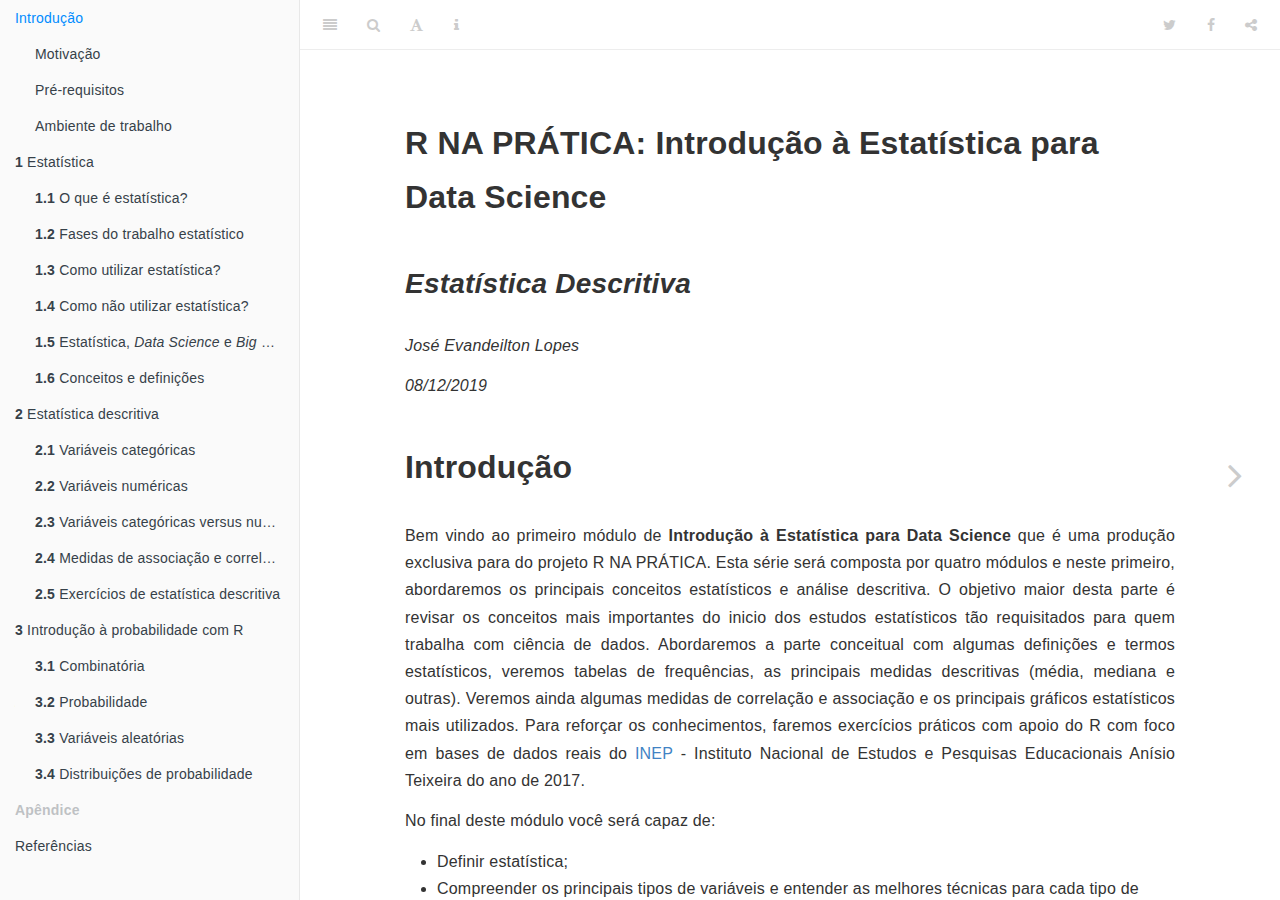
<file: index.html>
<!DOCTYPE html>
<html xmlns="http://www.w3.org/1999/xhtml" lang="" xml:lang="">
<head>

  <meta charset="utf-8" />
  <meta http-equiv="X-UA-Compatible" content="IE=edge" />
  <title>R NA PRÁTICA: Introdução à Estatística para Data Science</title>
  <meta name="description" content="R NA PRÁTICA: Introdução à Estatística para Data Science" />
  <meta name="generator" content="bookdown 0.16 and GitBook 2.6.7" />

  <meta property="og:title" content="R NA PRÁTICA: Introdução à Estatística para Data Science" />
  <meta property="og:type" content="book" />
  
  
  <meta property="og:description" content="R NA PRÁTICA: Introdução à Estatística para Data Science" />
  

  <meta name="twitter:card" content="summary" />
  <meta name="twitter:title" content="R NA PRÁTICA: Introdução à Estatística para Data Science" />
  
  <meta name="twitter:description" content="R NA PRÁTICA: Introdução à Estatística para Data Science" />
  

<meta name="author" content="José Evandeilton Lopes" />


<meta name="date" content="2019-08-12" />

  <meta name="viewport" content="width=device-width, initial-scale=1" />
  <meta name="apple-mobile-web-app-capable" content="yes" />
  <meta name="apple-mobile-web-app-status-bar-style" content="black" />
  
  

<link rel="next" href="estatística.html"/>
<script src="libs/jquery/jquery.min.js"></script>
<link href="libs/gitbook/css/style.css" rel="stylesheet" />
<link href="libs/gitbook/css/plugin-table.css" rel="stylesheet" />
<link href="libs/gitbook/css/plugin-bookdown.css" rel="stylesheet" />
<link href="libs/gitbook/css/plugin-highlight.css" rel="stylesheet" />
<link href="libs/gitbook/css/plugin-search.css" rel="stylesheet" />
<link href="libs/gitbook/css/plugin-fontsettings.css" rel="stylesheet" />
<link href="libs/gitbook/css/plugin-clipboard.css" rel="stylesheet" />











<style type="text/css">
a.sourceLine { display: inline-block; line-height: 1.25; }
a.sourceLine { pointer-events: none; color: inherit; text-decoration: inherit; }
a.sourceLine:empty { height: 1.2em; }
.sourceCode { overflow: visible; }
code.sourceCode { white-space: pre; position: relative; }
pre.sourceCode { margin: 0; }
@media screen {
div.sourceCode { overflow: auto; }
}
@media print {
code.sourceCode { white-space: pre-wrap; }
a.sourceLine { text-indent: -1em; padding-left: 1em; }
}
pre.numberSource a.sourceLine
  { position: relative; left: -4em; }
pre.numberSource a.sourceLine::before
  { content: attr(title);
    position: relative; left: -1em; text-align: right; vertical-align: baseline;
    border: none; pointer-events: all; display: inline-block;
    -webkit-touch-callout: none; -webkit-user-select: none;
    -khtml-user-select: none; -moz-user-select: none;
    -ms-user-select: none; user-select: none;
    padding: 0 4px; width: 4em;
    color: #aaaaaa;
  }
pre.numberSource { margin-left: 3em; border-left: 1px solid #aaaaaa;  padding-left: 4px; }
div.sourceCode
  {  }
@media screen {
a.sourceLine::before { text-decoration: underline; }
}
code span.al { color: #ff0000; font-weight: bold; } /* Alert */
code span.an { color: #60a0b0; font-weight: bold; font-style: italic; } /* Annotation */
code span.at { color: #7d9029; } /* Attribute */
code span.bn { color: #40a070; } /* BaseN */
code span.bu { } /* BuiltIn */
code span.cf { color: #007020; font-weight: bold; } /* ControlFlow */
code span.ch { color: #4070a0; } /* Char */
code span.cn { color: #880000; } /* Constant */
code span.co { color: #60a0b0; font-style: italic; } /* Comment */
code span.cv { color: #60a0b0; font-weight: bold; font-style: italic; } /* CommentVar */
code span.do { color: #ba2121; font-style: italic; } /* Documentation */
code span.dt { color: #902000; } /* DataType */
code span.dv { color: #40a070; } /* DecVal */
code span.er { color: #ff0000; font-weight: bold; } /* Error */
code span.ex { } /* Extension */
code span.fl { color: #40a070; } /* Float */
code span.fu { color: #06287e; } /* Function */
code span.im { } /* Import */
code span.in { color: #60a0b0; font-weight: bold; font-style: italic; } /* Information */
code span.kw { color: #007020; font-weight: bold; } /* Keyword */
code span.op { color: #666666; } /* Operator */
code span.ot { color: #007020; } /* Other */
code span.pp { color: #bc7a00; } /* Preprocessor */
code span.sc { color: #4070a0; } /* SpecialChar */
code span.ss { color: #bb6688; } /* SpecialString */
code span.st { color: #4070a0; } /* String */
code span.va { color: #19177c; } /* Variable */
code span.vs { color: #4070a0; } /* VerbatimString */
code span.wa { color: #60a0b0; font-weight: bold; font-style: italic; } /* Warning */
</style>

<link rel="stylesheet" href="style\style.css" type="text/css" />
</head>

<body>



  <div class="book without-animation with-summary font-size-2 font-family-1" data-basepath=".">

    <div class="book-summary">
      <nav role="navigation">

<ul class="summary">
<li class="chapter" data-level="" data-path="index.html"><a href="index.html"><i class="fa fa-check"></i>Introdução</a><ul>
<li class="chapter" data-level="" data-path="index.html"><a href="index.html#motivação"><i class="fa fa-check"></i>Motivação</a></li>
<li class="chapter" data-level="" data-path="index.html"><a href="index.html#pré-requisitos"><i class="fa fa-check"></i>Pré-requisitos</a></li>
<li class="chapter" data-level="" data-path="index.html"><a href="index.html#ambiente-de-trabalho"><i class="fa fa-check"></i>Ambiente de trabalho</a><ul>
<li class="chapter" data-level="" data-path="index.html"><a href="index.html#pacotes"><i class="fa fa-check"></i>Pacotes</a></li>
<li class="chapter" data-level="" data-path="index.html"><a href="index.html#conjuntos-de-dados"><i class="fa fa-check"></i>Conjuntos de dados</a></li>
</ul></li>
</ul></li>
<li class="chapter" data-level="1" data-path="estatística.html"><a href="estatística.html"><i class="fa fa-check"></i><b>1</b> Estatística</a><ul>
<li class="chapter" data-level="1.1" data-path="estatística.html"><a href="estatística.html#o-que-é-estatística"><i class="fa fa-check"></i><b>1.1</b> O que é estatística?</a></li>
<li class="chapter" data-level="1.2" data-path="estatística.html"><a href="estatística.html#fases-do-trabalho-estatístico"><i class="fa fa-check"></i><b>1.2</b> Fases do trabalho estatístico</a></li>
<li class="chapter" data-level="1.3" data-path="estatística.html"><a href="estatística.html#como-utilizar-estatística"><i class="fa fa-check"></i><b>1.3</b> Como utilizar estatística?</a></li>
<li class="chapter" data-level="1.4" data-path="estatística.html"><a href="estatística.html#como-não-utilizar-estatística"><i class="fa fa-check"></i><b>1.4</b> Como não utilizar estatística?</a></li>
<li class="chapter" data-level="1.5" data-path="estatística.html"><a href="estatística.html#estatística-data-science-e-big-data."><i class="fa fa-check"></i><b>1.5</b> Estatística, <em>Data Science</em> e <em>Big Data</em>.</a></li>
<li class="chapter" data-level="1.6" data-path="estatística.html"><a href="estatística.html#conceitos-e-definições"><i class="fa fa-check"></i><b>1.6</b> Conceitos e definições</a><ul>
<li class="chapter" data-level="1.6.1" data-path="estatística.html"><a href="estatística.html#população-amostra-censo"><i class="fa fa-check"></i><b>1.6.1</b> População, amostra, censo</a></li>
<li class="chapter" data-level="1.6.2" data-path="estatística.html"><a href="estatística.html#dados-informação-conhecimento-e-sabedoria"><i class="fa fa-check"></i><b>1.6.2</b> Dados, informação, conhecimento e sabedoria</a></li>
<li class="chapter" data-level="1.6.3" data-path="estatística.html"><a href="estatística.html#variáveis"><i class="fa fa-check"></i><b>1.6.3</b> Variáveis</a></li>
<li class="chapter" data-level="1.6.4" data-path="estatística.html"><a href="estatística.html#análise-univariada-bivariada-e-multivariada"><i class="fa fa-check"></i><b>1.6.4</b> Análise univariada, bivariada e multivariada</a></li>
<li class="chapter" data-level="1.6.5" data-path="estatística.html"><a href="estatística.html#tidydata"><i class="fa fa-check"></i><b>1.6.5</b> <em>tidydata</em></a></li>
<li class="chapter" data-level="1.6.6" data-path="estatística.html"><a href="estatística.html#exercícios-resolvidos"><i class="fa fa-check"></i><b>1.6.6</b> Exercícios resolvidos</a></li>
</ul></li>
</ul></li>
<li class="chapter" data-level="2" data-path="estatística-descritiva.html"><a href="estatística-descritiva.html"><i class="fa fa-check"></i><b>2</b> Estatística descritiva</a><ul>
<li class="chapter" data-level="2.1" data-path="estatística-descritiva.html"><a href="estatística-descritiva.html#variáveis-categóricas"><i class="fa fa-check"></i><b>2.1</b> Variáveis categóricas</a><ul>
<li class="chapter" data-level="2.1.1" data-path="estatística-descritiva.html"><a href="estatística-descritiva.html#tabelas-de-frequências"><i class="fa fa-check"></i><b>2.1.1</b> Tabelas de frequências</a></li>
<li class="chapter" data-level="2.1.2" data-path="estatística-descritiva.html"><a href="estatística-descritiva.html#gráficos-para-uma-variável-categórica"><i class="fa fa-check"></i><b>2.1.2</b> Gráficos para uma variável categórica</a></li>
<li class="chapter" data-level="2.1.3" data-path="estatística-descritiva.html"><a href="estatística-descritiva.html#gráfico-para-duas-variáveis-categóricas"><i class="fa fa-check"></i><b>2.1.3</b> Gráfico para duas variáveis categóricas</a></li>
<li class="chapter" data-level="2.1.4" data-path="estatística-descritiva.html"><a href="estatística-descritiva.html#exercícios"><i class="fa fa-check"></i><b>2.1.4</b> Exercícios</a></li>
</ul></li>
<li class="chapter" data-level="2.2" data-path="estatística-descritiva.html"><a href="estatística-descritiva.html#variáveis-numéricas"><i class="fa fa-check"></i><b>2.2</b> Variáveis numéricas</a><ul>
<li class="chapter" data-level="2.2.1" data-path="estatística-descritiva.html"><a href="estatística-descritiva.html#medidas-estatísticas-de-centralidade"><i class="fa fa-check"></i><b>2.2.1</b> Medidas estatísticas de centralidade</a></li>
<li class="chapter" data-level="2.2.2" data-path="estatística-descritiva.html"><a href="estatística-descritiva.html#medidas-estatísticas-de-dispersão"><i class="fa fa-check"></i><b>2.2.2</b> Medidas estatísticas de dispersão</a></li>
<li class="chapter" data-level="2.2.3" data-path="estatística-descritiva.html"><a href="estatística-descritiva.html#outras-medidas"><i class="fa fa-check"></i><b>2.2.3</b> Outras medidas</a></li>
<li class="chapter" data-level="2.2.4" data-path="estatística-descritiva.html"><a href="estatística-descritiva.html#gráficos-para-uma-variável-numérica"><i class="fa fa-check"></i><b>2.2.4</b> Gráficos para uma variável numérica</a></li>
<li class="chapter" data-level="2.2.5" data-path="estatística-descritiva.html"><a href="estatística-descritiva.html#gráficos-para-duas-variáveis-numéricas"><i class="fa fa-check"></i><b>2.2.5</b> Gráficos para duas variáveis numéricas</a></li>
</ul></li>
<li class="chapter" data-level="2.3" data-path="estatística-descritiva.html"><a href="estatística-descritiva.html#variáveis-categóricas-versus-numéricas"><i class="fa fa-check"></i><b>2.3</b> Variáveis categóricas versus numéricas</a><ul>
<li class="chapter" data-level="2.3.1" data-path="estatística-descritiva.html"><a href="estatística-descritiva.html#categorizando-variáveis-numéricas."><i class="fa fa-check"></i><b>2.3.1</b> Categorizando variáveis numéricas.</a></li>
<li class="chapter" data-level="2.3.2" data-path="estatística-descritiva.html"><a href="estatística-descritiva.html#medidas-estatísticas-por-agrupamento"><i class="fa fa-check"></i><b>2.3.2</b> Medidas estatísticas por agrupamento</a></li>
<li class="chapter" data-level="2.3.3" data-path="estatística-descritiva.html"><a href="estatística-descritiva.html#gráficos-para-categóricas-vs-numéricas"><i class="fa fa-check"></i><b>2.3.3</b> Gráficos para categóricas vs numéricas</a></li>
</ul></li>
<li class="chapter" data-level="2.4" data-path="estatística-descritiva.html"><a href="estatística-descritiva.html#medidas-de-associação-e-correlação"><i class="fa fa-check"></i><b>2.4</b> Medidas de associação e correlação</a><ul>
<li class="chapter" data-level="2.4.1" data-path="estatística-descritiva.html"><a href="estatística-descritiva.html#associação-entre-duas-variáveis-discretas"><i class="fa fa-check"></i><b>2.4.1</b> Associação entre duas variáveis discretas</a></li>
<li class="chapter" data-level="2.4.2" data-path="estatística-descritiva.html"><a href="estatística-descritiva.html#duas-ou-mais-variáveis-numéricas"><i class="fa fa-check"></i><b>2.4.2</b> Duas ou mais variáveis numéricas</a></li>
</ul></li>
<li class="chapter" data-level="2.5" data-path="estatística-descritiva.html"><a href="estatística-descritiva.html#exercícios-de-estatística-descritiva"><i class="fa fa-check"></i><b>2.5</b> Exercícios de estatística descritiva</a></li>
</ul></li>
<li class="chapter" data-level="3" data-path="introdução-à-probabilidade-com-r.html"><a href="introdução-à-probabilidade-com-r.html"><i class="fa fa-check"></i><b>3</b> Introdução à probabilidade com R</a><ul>
<li class="chapter" data-level="3.1" data-path="introdução-à-probabilidade-com-r.html"><a href="introdução-à-probabilidade-com-r.html#combinatória"><i class="fa fa-check"></i><b>3.1</b> Combinatória</a><ul>
<li class="chapter" data-level="3.1.1" data-path="introdução-à-probabilidade-com-r.html"><a href="introdução-à-probabilidade-com-r.html#fatorial-e-princípio-multiplicativo"><i class="fa fa-check"></i><b>3.1.1</b> Fatorial e princípio multiplicativo</a></li>
<li class="chapter" data-level="3.1.2" data-path="introdução-à-probabilidade-com-r.html"><a href="introdução-à-probabilidade-com-r.html#arranjo-e-permutação"><i class="fa fa-check"></i><b>3.1.2</b> Arranjo e permutação</a></li>
<li class="chapter" data-level="3.1.3" data-path="introdução-à-probabilidade-com-r.html"><a href="introdução-à-probabilidade-com-r.html#combinação"><i class="fa fa-check"></i><b>3.1.3</b> Combinação</a></li>
</ul></li>
<li class="chapter" data-level="3.2" data-path="introdução-à-probabilidade-com-r.html"><a href="introdução-à-probabilidade-com-r.html#probabilidade"><i class="fa fa-check"></i><b>3.2</b> Probabilidade</a><ul>
<li class="chapter" data-level="3.2.1" data-path="introdução-à-probabilidade-com-r.html"><a href="introdução-à-probabilidade-com-r.html#definições"><i class="fa fa-check"></i><b>3.2.1</b> Definições</a></li>
<li class="chapter" data-level="3.2.2" data-path="introdução-à-probabilidade-com-r.html"><a href="introdução-à-probabilidade-com-r.html#probabilidade-condicional-e-teorema-de-bayes"><i class="fa fa-check"></i><b>3.2.2</b> Probabilidade condicional e teorema de Bayes</a></li>
<li class="chapter" data-level="3.2.3" data-path="introdução-à-probabilidade-com-r.html"><a href="introdução-à-probabilidade-com-r.html#independência"><i class="fa fa-check"></i><b>3.2.3</b> Independência</a></li>
</ul></li>
<li class="chapter" data-level="3.3" data-path="introdução-à-probabilidade-com-r.html"><a href="introdução-à-probabilidade-com-r.html#variáveis-aleatórias"><i class="fa fa-check"></i><b>3.3</b> Variáveis aleatórias</a></li>
<li class="chapter" data-level="3.4" data-path="introdução-à-probabilidade-com-r.html"><a href="introdução-à-probabilidade-com-r.html#distribuições-de-probabilidade"><i class="fa fa-check"></i><b>3.4</b> Distribuições de probabilidade</a></li>
</ul></li>
<li class="appendix"><span><b>Apêndice</b></span></li>
<li class="chapter" data-level="" data-path="referências.html"><a href="referências.html"><i class="fa fa-check"></i>Referências</a></li>
</ul>

      </nav>
    </div>

    <div class="book-body">
      <div class="body-inner">
        <div class="book-header" role="navigation">
          <h1>
            <i class="fa fa-circle-o-notch fa-spin"></i><a href="./">R NA PRÁTICA: Introdução à Estatística para Data Science</a>
          </h1>
        </div>

        <div class="page-wrapper" tabindex="-1" role="main">
          <div class="page-inner">

            <section class="normal" id="section-">
<div id="header">
<h1 class="title">R NA PRÁTICA: Introdução à Estatística para Data Science</h1>
<h2 class="subtitle"><em>Estatística Descritiva</em></h2>
<p class="author"><em>José Evandeilton Lopes</em></p>
<p class="date"><em>08/12/2019</em></p>
</div>
<div id="introdução" class="section level1 unnumbered">
<h1>Introdução</h1>
<p>Bem vindo ao primeiro módulo de <strong>Introdução à Estatística para Data Science</strong> que é uma produção exclusiva para do projeto R NA PRÁTICA. Esta série será composta por quatro módulos e neste primeiro, abordaremos os principais conceitos estatísticos e análise descritiva. O objetivo maior desta parte é revisar os conceitos mais importantes do inicio dos estudos estatísticos tão requisitados para quem trabalha com ciência de dados. Abordaremos a parte conceitual com algumas definições e termos estatísticos, veremos tabelas de frequências, as principais medidas descritivas (média, mediana e outras). Veremos ainda algumas medidas de correlação e associação e os principais gráficos estatísticos mais utilizados. Para reforçar os conhecimentos, faremos exercícios práticos com apoio do R com foco em bases de dados reais do <a href="http://portal.inep.gov.br/web/guest/dados">INEP</a> - Instituto Nacional de Estudos e Pesquisas Educacionais Anísio Teixeira do ano de 2017.</p>
<p>No final deste módulo você será capaz de:</p>
<ul>
<li>Definir estatística;</li>
<li>Compreender os principais tipos de variáveis e entender as melhores técnicas para cada tipo de variável;</li>
<li>Entender o que é e como utilizar tabelas de frequências simples e de dupla entrada;</li>
<li>Trabalhar com as principais medidas estatísticas (media, mediana, desvio padrão, etc.);</li>
<li>Entender correlação, covariância, estatística Qui-quadrado e V de Crámer;</li>
<li>Construir gráficos estatísticos para os tipos corretos de dados com o pacote <code>ggplot2</code>.</li>
</ul>
<div id="motivação" class="section level2 unnumbered">
<h2>Motivação</h2>
<p>A estatística é matemática aplicada e está em tudo! É atribuída a <a href="https://www.sciencedirect.com/science/article/pii/0315086079901010">H.G. Wells</a> a seguinte frase:</p>
<blockquote>
<p>“Statistical thinking will one day be as necessary for efficient citizenship as the ability to read and write. — H.G. Wells”</p>
</blockquote>
<p>Que em português se traduz em algo como:</p>
<blockquote>
<p>“O conhecimento estatístico um dia será tão necessário para uma cidadania eficiente quanto a habilidade de ler e escrever.”</p>
</blockquote>
<p>Nesta frase podemos trocar termo <em>“um dia será …”</em> para <em>“hoje é…”</em>, pois nos dias atuais nossas vidas são afetadas significativamente pelo conhecimento estatístico de tal forma que não podemos ignorar este fato. Veja alguns exemplos de onde a estatística pode ser aplicada:</p>
<ul>
<li><p><strong>Na sua lista de compras:</strong> Sim, é importante medir as diferenças de preços dos produtos e o percentual de seu salário gasto com alimentos pra não ficar sem grana por aluguel;</p></li>
<li><p><strong>Na previsão do tempo:</strong> Sair sem guarda-chuva ou de bicicleta em um dia de chuva, nem pensar. Mas você não saberia o que fazer pela manhã se observasse o dia claro e sem sinais de chuva. Somente uma previsão estatística confiável seria capaz de te ajudar a decidir antecipadamente;</p></li>
<li><p><strong>Na pesquisa científica:</strong> Toda pesquisa científica usa estatística. Se não utilizar é porque não é científica mas sim especulativa;</p></li>
<li><p><strong>Em seguros:</strong> Seguros de vida, de veículos, de saúde, dental, daquele <a href="https://www.moneytips.com/how-much-is-my-butt-worth">bumbum siliconado</a>. Tudo envolve estatística. É através dela que os estatísticos constroem os melhores modelos com base em variáveis históricas e nas segmentações de perfis de cada grupo de indivíduos;</p></li>
<li><p><strong>Em pesquisas médicas:</strong> Controle de epidemias, vacinas, taxas de sobrevida, taxas de recuperação de tecidos e ossos, regressão de doenças infecciosas, testes de grupos de risco e uma infinidade de situações utilizam estatística para prever, aumentar e melhorar processos que trazem ganho para a saúde e vida das pessoas;</p></li>
<li><p><strong>Em testes de qualidade:</strong> A estatística bate forte na hora de uma empresa obter uma certificação ISO. Seja no controle estatístico de processos, gráficos de controle e/ou gestão da qualidade, sem esta ciência estes nichos não teriam os mesmos resultados;</p></li>
<li><p><strong>No monitoramento de ataques de vírus:</strong> A empresa Kaspesrki por exemplo, coleta dados globais de vírus e sintetiza em um mapa do globo virtual denominado <a href="https://cybermap.kaspersky.com/pt">cybermap</a>. Através dele o usuário pode navegar e obter estatísticas relevantes sobre atividades de vírus nos países pelo mundo.</p></li>
<li><p><strong>No IDH e expectativa de vida:</strong> O IDH (Índice de Desenvolvimento Humano) de um país é um bom indicador de desenvolvimento do mesmo. Não tem como calcular IDH sem modelos estatísticos e matemáticos.</p></li>
</ul>
</div>
<div id="pré-requisitos" class="section level2 unnumbered">
<h2>Pré-requisitos</h2>
<p>Para fazer o melhor proveito deste material, temos as seguintes recomendações:</p>
<ul>
<li><p>Tenha um computador com acesso á internet, R e RStudio instalados para poder fazer pesquisa, download e resolver/replicar os exercícios propostos e resolvidos;</p></li>
<li><p>Dedique pelo menos 2 horas da sua semana para ler o material e resolver os exercícios propostos praticando sempre com o R;</p></li>
<li><p>Sempre que alguma dúvida surgir e não conseguir resolver com ajuda do material, contatar o professor via plataforma para obter suporte adicional ou buscar na Internet;</p></li>
<li><p>Algum conhecimento prévio da linguagem R ou lógica de programação.</p></li>
<li><p>Uma base mínima de cálculo é recomendada para melhor compreensão de alguns conceitos e expressões matemáticas abordadas.</p></li>
</ul>
</div>
<div id="ambiente-de-trabalho" class="section level2 unnumbered">
<h2>Ambiente de trabalho</h2>
<p>Este curso não tem a intenção de ensinar detalhadamente programação em R, pois o foco é em conceitos estatísticos. Contudo, sempre que necessário explicaremos algumas funções e comandos utilizados nos scripts. Além disso, para todos os exemplos e exercícios, deixaremos os códigos gerados como forma de estudo e revisão para que tudo possa ser replicado e reaproveitado pelo aluno.</p>
<p>Se sentir dificuldade em compreender algum conceito em linguagem R, recomendamos fazer o nosso curso <a href="https://www.udemy.com/r-na-pratica-ciencia-de-dados/learn/v4/overview">R NA PRÁTICA: Data Wrangling com R para Ciência de Dados</a> ou qualquer outro do seu interesse para obter mais conhecimentos dobre a linguagem R.</p>
<div id="pacotes" class="section level3 unnumbered">
<h3>Pacotes</h3>
<p>Trabalharemos com o <a href="https://cloud.r-project.org/">software R</a> e com a IDE (Ambiente de Desenvolvimento Integrado, traduzindo do inglês) <a href="https://www.rstudio.com/products/rstudio/download/#download">RStudio Desktop</a>. Nos links você poderá baixar os dois programas e configurar de acordo com o seu sistema operacional.</p>
<p>Na impossibilidade de ter os programas instalados em seu micro, recomendamos trabalhar com o <a href="https://rstudio.cloud/">RStudio Cloud</a> que é um serviço online da RStudio na nuvem com todos os recursos do R e a conveniência de ser acessível via internet a partir da maioria dos dispositivos. Você pode criar uma conta ou logar-se com a sua rede social favorita como github ou Google, por exemplo. Pacotes do CRAN podem ser instalados normalmente, mas pode haver problemas com a instalação de pacotes do github. A figura <a href="index.html#fig:rscloud">0.1</a> mostra um exemplo da aparência da página com o RStudio online carregado.</p>
<div class="figure" style="text-align: center"><span id="fig:rscloud"></span>
<img src="Imagens/rstudiocloud.png" alt="RStudio Cloud" width="100%" />
<p class="caption">
Figura 0.1: RStudio Cloud
</p>
</div>
<p>Trabalharemos sempre que possível com o operador <code>%&gt;% (pipe)</code> e com funções dos pacotes do <a href="https://www.tidyverse.org/"><code>tidyverse</code></a> e outros relacionados. Especialmente para o R NA PRÁTICA, desenvolvemos o pacote <a href="https://github.com/evandeilton/rnp"><code>rnp</code></a> que poderá ser baixado direto to <code>github</code>. Este pacote está em constante atualização e possui recursos extras para deste livro e também de outros materiais do R NA PRÁTICA em desenvolvimento.</p>
<p>Rode o comando abaixo para instalar, caso ainda não tenha o pacote.</p>
<div class="sourceCode" id="cb1"><pre class="sourceCode r"><code class="sourceCode r"><a class="sourceLine" id="cb1-1" title="1"><span class="co"># Instalar devtools, caso não exista na máquina.</span></a>
<a class="sourceLine" id="cb1-2" title="2"><span class="cf">if</span>(<span class="op">!</span><span class="kw">require</span>(<span class="st">&quot;devtools&quot;</span>)) {</a>
<a class="sourceLine" id="cb1-3" title="3"> <span class="kw">install.packages</span>(<span class="st">&quot;devtools&quot;</span>, <span class="dt">dependencies =</span> <span class="ot">TRUE</span>)</a>
<a class="sourceLine" id="cb1-4" title="4">}</a>
<a class="sourceLine" id="cb1-5" title="5"></a>
<a class="sourceLine" id="cb1-6" title="6"><span class="co"># Instalar o rnp</span></a>
<a class="sourceLine" id="cb1-7" title="7"><span class="kw">require</span>(devtools, <span class="dt">quietly =</span> <span class="ot">TRUE</span>)</a>
<a class="sourceLine" id="cb1-8" title="8"><span class="cf">if</span>(<span class="op">!</span><span class="kw">require</span>(<span class="st">&quot;rnp&quot;</span>)) {</a>
<a class="sourceLine" id="cb1-9" title="9"> devtools<span class="op">::</span><span class="kw">install_github</span>(<span class="st">&quot;evandeilton/rnp&quot;</span>) </a>
<a class="sourceLine" id="cb1-10" title="10">}</a></code></pre></div>
<blockquote>
<p>Caso sua instalação do R seja nova, ao instalar o <code>rnp</code>, automaticamente todas as dependências serão baixadas e seu R estará equipado com todos os recursos necessários para trabalhar com este livro. A cada novo módulo adicionaremos novas dependências caso surjam.</p>
</blockquote>
</div>
<div id="conjuntos-de-dados" class="section level3 unnumbered">
<h3>Conjuntos de dados</h3>
<p>Trabalharemos com conjuntos de dados do Censo do Ensino Superior no Brasil feito anualmente pelo <a href="www.inep.gov.br/">INEP (Instituto Nacional de Estudos e Pesquisas Educacionais Anísio Teixeira)</a>, especificamente para o ano de 2017. Os dados podem ser baixados diretamente na seção de microdados do site neste link <a href="http://portal.inep.gov.br/microdados">Censo da Educação Superior de 2017</a>, ou se preferir, baixar diretamente com o comando abaixo. Em seguida descompactar os dados utilizando seu descompactador favorito.</p>
<div class="sourceCode" id="cb2"><pre class="sourceCode r"><code class="sourceCode r"><a class="sourceLine" id="cb2-1" title="1"><span class="co"># Informe o ano dos dados e o local completo de onde deseja salvar os dados</span></a>
<a class="sourceLine" id="cb2-2" title="2"><span class="co"># conforme exemplos abaixo. Recomendamos criar uma pasta para salvar os</span></a>
<a class="sourceLine" id="cb2-3" title="3"><span class="co"># dados e torná-los mais acessíveis nas aulas.</span></a>
<a class="sourceLine" id="cb2-4" title="4">rnp<span class="op">::</span><span class="kw">rnp_get_inep_censo</span>(<span class="dt">ano =</span> <span class="dv">2017</span>, <span class="dt">salvar =</span> <span class="st">&quot;Dados/INEP/&quot;</span>)</a>
<a class="sourceLine" id="cb2-5" title="5"><span class="co"># Classes para base de dados das IES</span></a>
<a class="sourceLine" id="cb2-6" title="6">dicionario &lt;-<span class="st"> &quot;Dados/INEP/ANEXOS/ANEXO I - Dicionario de Dados e Tabelas</span></a>
<a class="sourceLine" id="cb2-7" title="7"><span class="st">Auxiliares/Dicionario_de_Dados.xlsx&quot;</span></a>
<a class="sourceLine" id="cb2-8" title="8">classes &lt;-<span class="st"> </span>rnp<span class="op">::</span><span class="kw">rnp_get_classes_inep</span>(<span class="dt">caminho =</span> dicionario, </a>
<a class="sourceLine" id="cb2-9" title="9">                                     <span class="dt">aba =</span> <span class="st">&quot;DM_IES&quot;</span>, </a>
<a class="sourceLine" id="cb2-10" title="10">                                     <span class="dt">retorna_lista =</span> <span class="ot">FALSE</span>)</a>
<a class="sourceLine" id="cb2-11" title="11"><span class="co"># Leitura da base de dados  </span></a>
<a class="sourceLine" id="cb2-12" title="12">base &lt;-<span class="st"> </span>rnp<span class="op">::</span><span class="kw">rnp_read</span>(<span class="dt">base =</span> <span class="kw">paste0</span>(<span class="st">&quot;Dados/INEP/DADOS/DM_IES.CSV&quot;</span>),</a>
<a class="sourceLine" id="cb2-13" title="13">                      <span class="dt">sep =</span> <span class="st">&quot;|&quot;</span>, </a>
<a class="sourceLine" id="cb2-14" title="14">                      <span class="dt">dec =</span> <span class="st">&quot;.&quot;</span>, </a>
<a class="sourceLine" id="cb2-15" title="15">                      <span class="dt">header =</span> <span class="ot">TRUE</span>, </a>
<a class="sourceLine" id="cb2-16" title="16">                      <span class="dt">encoding =</span> <span class="st">&quot;Latin-1&quot;</span>,</a>
<a class="sourceLine" id="cb2-17" title="17">                      <span class="dt">verbose =</span> <span class="ot">FALSE</span>, </a>
<a class="sourceLine" id="cb2-18" title="18">                      <span class="dt">showProgress =</span> <span class="ot">FALSE</span>)</a>
<a class="sourceLine" id="cb2-19" title="19"><span class="co"># Aplicando classes aos dados</span></a>
<a class="sourceLine" id="cb2-20" title="20">base_ies &lt;-<span class="st"> </span>rnp<span class="op">::</span><span class="kw">rnp_aplica_classes</span>(<span class="dt">base =</span> base, <span class="dt">classes =</span> classes) <span class="op">%&gt;%</span><span class="st"> </span></a>
<a class="sourceLine" id="cb2-21" title="21"><span class="st">    </span>dplyr<span class="op">::</span><span class="kw">mutate</span>(<span class="dt">Sigla =</span> SG_IES,</a>
<a class="sourceLine" id="cb2-22" title="22">                  <span class="dt">TotalTecnicos =</span> QT_TEC_TOTAL, </a>
<a class="sourceLine" id="cb2-23" title="23">                  <span class="dt">ReceitaPropria =</span> VL_RECEITA_PROPRIA,</a>
<a class="sourceLine" id="cb2-24" title="24">                  <span class="dt">DespesaPesquisa =</span> VL_DESPESA_PESQUISA)</a></code></pre></div>
<blockquote>
<p>Note que o argumento <code>salvar</code> na função <code>rnp_get_inep_censo()</code> dever conter o caminho para a pasta onde os dados baixados serão salvos.
Se não for passada uma pasta ou seja, <code>salvar = NULL</code> o R baixará os dados na pasta da seção onde o R foi carregado. Para saber qual é este local digite <code>getwd()</code> no console do R.</p>
</blockquote>
<p>Você poderá também ler os dados sem descompactar com o pacote <code>readr</code>, mas recomendamos descompactar para leitura mais rápida com a função <code>rnp_read()</code>.</p>
<div class="sourceCode" id="cb3"><pre class="sourceCode r"><code class="sourceCode r"><a class="sourceLine" id="cb3-1" title="1">base_curso &lt;-<span class="st"> </span>readr<span class="op">::</span><span class="kw">read_delim</span>(<span class="st">&quot;Dados/INEP/DADOS/DM_CURSO.zip&quot;</span>, </a>
<a class="sourceLine" id="cb3-2" title="2">                        <span class="dt">delim =</span> <span class="st">&quot;|&quot;</span>, <span class="dt">locale =</span> <span class="kw">locale</span>(<span class="dt">encoding =</span> <span class="st">&quot;Latin1&quot;</span>))</a></code></pre></div>
<p>Também disponibilizamos no pacote <code>rnp</code> os dados <code>dm_curso, dm_docente, dm_ies e dm_local</code>. Para acessar, basta carregar o pacote e utilizar os dados conforme exemplo abaixo.</p>
<blockquote>
<p>Especificamente para os exemplo deste livro, os dados foram tratados com as descrições das devidas classes e também removemos algumas variáveis com muitos valores nulos. Mantemos apenas as mais importantes. Acreditamos que para fins de apŕendizado, estes dados são suficientes. Porém, para ter os dados originais, sugerimos seguir as dicas anteriores.</p>
</blockquote>
<div class="sourceCode" id="cb4"><pre class="sourceCode r"><code class="sourceCode r"><a class="sourceLine" id="cb4-1" title="1"><span class="co"># Carrega pacote</span></a>
<a class="sourceLine" id="cb4-2" title="2"><span class="kw">require</span>(rnp, <span class="dt">quietly =</span> <span class="ot">TRUE</span>)</a>
<a class="sourceLine" id="cb4-3" title="3"><span class="co"># Ajuda do conjunto de dados</span></a>
<a class="sourceLine" id="cb4-4" title="4">?rnp<span class="op">::</span>dm_curso</a>
<a class="sourceLine" id="cb4-5" title="5">?rnp<span class="op">::</span>dm_docente</a>
<a class="sourceLine" id="cb4-6" title="6">?rnp<span class="op">::</span>dm_ies</a>
<a class="sourceLine" id="cb4-7" title="7">?rnp<span class="op">::</span>dm_local</a>
<a class="sourceLine" id="cb4-8" title="8">base_curso &lt;-<span class="st"> </span>rnp<span class="op">::</span>dm_curso</a></code></pre></div>
<hr />


</div>
</div>
</div>
            </section>

          </div>
        </div>
      </div>

<a href="estatística.html" class="navigation navigation-next navigation-unique" aria-label="Next page"><i class="fa fa-angle-right"></i></a>
    </div>
  </div>
<script src="libs/gitbook/js/app.min.js"></script>
<script src="libs/gitbook/js/lunr.js"></script>
<script src="libs/gitbook/js/clipboard.min.js"></script>
<script src="libs/gitbook/js/plugin-search.js"></script>
<script src="libs/gitbook/js/plugin-sharing.js"></script>
<script src="libs/gitbook/js/plugin-fontsettings.js"></script>
<script src="libs/gitbook/js/plugin-bookdown.js"></script>
<script src="libs/gitbook/js/jquery.highlight.js"></script>
<script src="libs/gitbook/js/plugin-clipboard.js"></script>
<script>
gitbook.require(["gitbook"], function(gitbook) {
gitbook.start({
"sharing": {
"github": false,
"facebook": true,
"twitter": true,
"linkedin": false,
"weibo": false,
"instapaper": false,
"vk": false,
"all": ["facebook", "twitter", "linkedin", "weibo", "instapaper"]
},
"fontsettings": {
"theme": "white",
"family": "sans",
"size": 2
},
"edit": {
"link": null,
"text": null
},
"history": {
"link": null,
"text": null
},
"view": {
"link": null,
"text": null
},
"download": null,
"toc": {
"collapse": "subsection"
}
});
});
</script>

<!-- dynamically load mathjax for compatibility with self-contained -->
<script>
  (function () {
    var script = document.createElement("script");
    script.type = "text/javascript";
    var src = "true";
    if (src === "" || src === "true") src = "https://mathjax.rstudio.com/latest/MathJax.js?config=TeX-MML-AM_CHTML";
    if (location.protocol !== "file:")
      if (/^https?:/.test(src))
        src = src.replace(/^https?:/, '');
    script.src = src;
    document.getElementsByTagName("head")[0].appendChild(script);
  })();
</script>
</body>

</html>
</file>
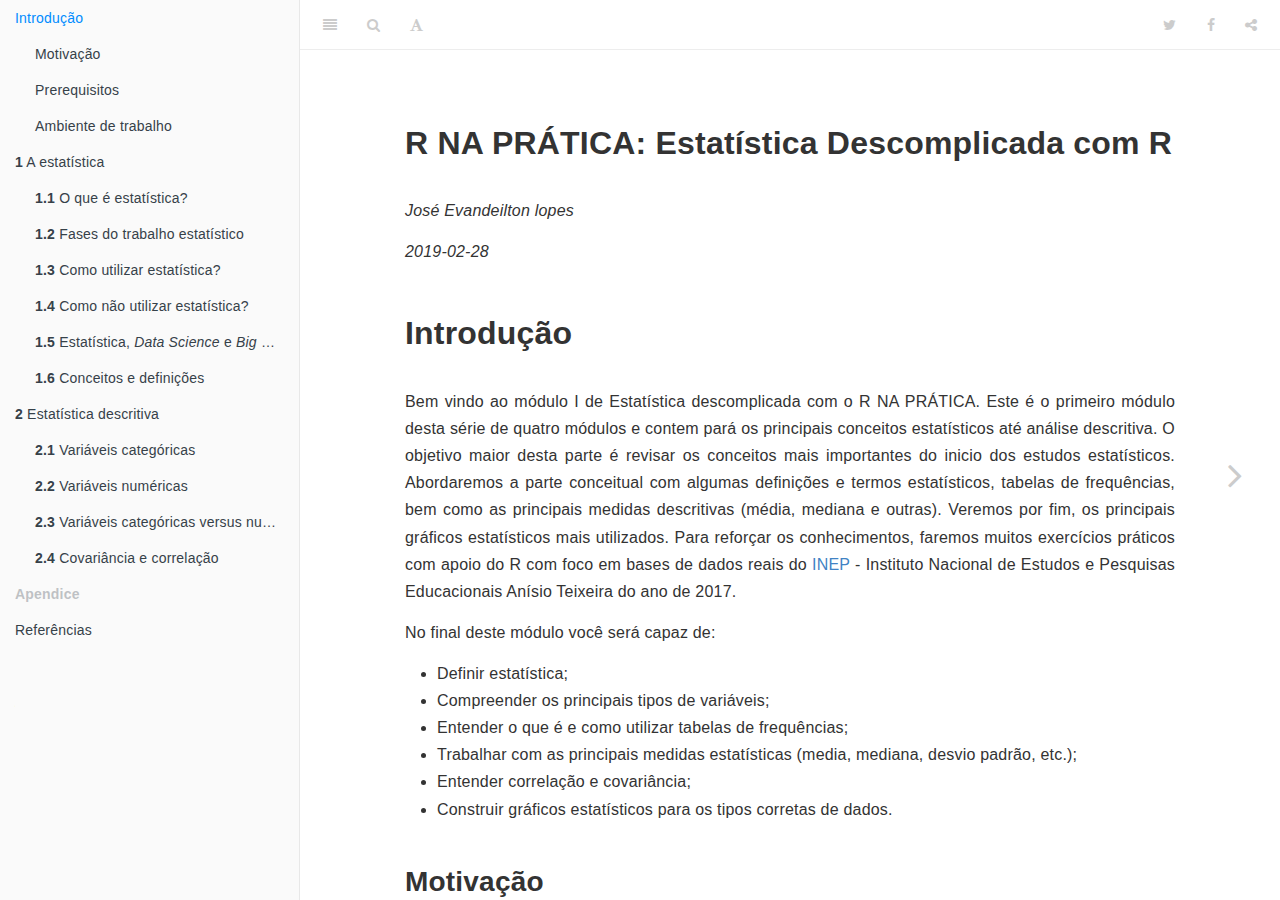
<file: _book/index.html>
<!DOCTYPE html>
<html >

<head>

  <meta charset="UTF-8">
  <meta http-equiv="X-UA-Compatible" content="IE=edge">
  <title>R NA PRÁTICA: Estatística Descomplicada com R</title>
  <meta name="description" content="A book example for a Chapman &amp; Hall book.">
  <meta name="generator" content="bookdown  and GitBook 2.6.7">

  <meta property="og:title" content="R NA PRÁTICA: Estatística Descomplicada com R" />
  <meta property="og:type" content="book" />
  
  
  <meta property="og:description" content="A book example for a Chapman &amp; Hall book." />
  <meta name="github-repo" content="evandeilton/rnpbook" />

  <meta name="twitter:card" content="summary" />
  <meta name="twitter:title" content="R NA PRÁTICA: Estatística Descomplicada com R" />
  
  <meta name="twitter:description" content="A book example for a Chapman &amp; Hall book." />
  

<meta name="author" content="José Evandeilton lopes">


<meta name="date" content="2019-02-28">

  <meta name="viewport" content="width=device-width, initial-scale=1">
  <meta name="apple-mobile-web-app-capable" content="yes">
  <meta name="apple-mobile-web-app-status-bar-style" content="black">
  
  

<link rel="next" href="a-estatistica.html">
<script src="libs/jquery/jquery.min.js"></script>
<link href="libs/gitbook/css/style.css" rel="stylesheet" />
<link href="libs/gitbook/css/plugin-table.css" rel="stylesheet" />
<link href="libs/gitbook/css/plugin-bookdown.css" rel="stylesheet" />
<link href="libs/gitbook/css/plugin-highlight.css" rel="stylesheet" />
<link href="libs/gitbook/css/plugin-search.css" rel="stylesheet" />
<link href="libs/gitbook/css/plugin-fontsettings.css" rel="stylesheet" />









<style type="text/css">
a.sourceLine { display: inline-block; line-height: 1.25; }
a.sourceLine { pointer-events: none; color: inherit; text-decoration: inherit; }
a.sourceLine:empty { height: 1.2em; position: absolute; }
.sourceCode { overflow: visible; }
code.sourceCode { white-space: pre; position: relative; }
div.sourceCode { margin: 1em 0; }
pre.sourceCode { margin: 0; }
@media screen {
div.sourceCode { overflow: auto; }
}
@media print {
code.sourceCode { white-space: pre-wrap; }
a.sourceLine { text-indent: -1em; padding-left: 1em; }
}
pre.numberSource a.sourceLine
  { position: relative; }
pre.numberSource a.sourceLine:empty
  { position: absolute; }
pre.numberSource a.sourceLine::before
  { content: attr(data-line-number);
    position: absolute; left: -5em; text-align: right; vertical-align: baseline;
    border: none; pointer-events: all;
    -webkit-touch-callout: none; -webkit-user-select: none;
    -khtml-user-select: none; -moz-user-select: none;
    -ms-user-select: none; user-select: none;
    padding: 0 4px; width: 4em;
    color: #aaaaaa;
  }
pre.numberSource { margin-left: 3em; border-left: 1px solid #aaaaaa;  padding-left: 4px; }
div.sourceCode
  {  }
@media screen {
a.sourceLine::before { text-decoration: underline; }
}
code span.al { color: #ff0000; font-weight: bold; } /* Alert */
code span.an { color: #60a0b0; font-weight: bold; font-style: italic; } /* Annotation */
code span.at { color: #7d9029; } /* Attribute */
code span.bn { color: #40a070; } /* BaseN */
code span.bu { } /* BuiltIn */
code span.cf { color: #007020; font-weight: bold; } /* ControlFlow */
code span.ch { color: #4070a0; } /* Char */
code span.cn { color: #880000; } /* Constant */
code span.co { color: #60a0b0; font-style: italic; } /* Comment */
code span.cv { color: #60a0b0; font-weight: bold; font-style: italic; } /* CommentVar */
code span.do { color: #ba2121; font-style: italic; } /* Documentation */
code span.dt { color: #902000; } /* DataType */
code span.dv { color: #40a070; } /* DecVal */
code span.er { color: #ff0000; font-weight: bold; } /* Error */
code span.ex { } /* Extension */
code span.fl { color: #40a070; } /* Float */
code span.fu { color: #06287e; } /* Function */
code span.im { } /* Import */
code span.in { color: #60a0b0; font-weight: bold; font-style: italic; } /* Information */
code span.kw { color: #007020; font-weight: bold; } /* Keyword */
code span.op { color: #666666; } /* Operator */
code span.ot { color: #007020; } /* Other */
code span.pp { color: #bc7a00; } /* Preprocessor */
code span.sc { color: #4070a0; } /* SpecialChar */
code span.ss { color: #bb6688; } /* SpecialString */
code span.st { color: #4070a0; } /* String */
code span.va { color: #19177c; } /* Variable */
code span.vs { color: #4070a0; } /* VerbatimString */
code span.wa { color: #60a0b0; font-weight: bold; font-style: italic; } /* Warning */
</style>

<link rel="stylesheet" href="style/style.css" type="text/css" />
</head>

<body>



  <div class="book without-animation with-summary font-size-2 font-family-1" data-basepath=".">

    <div class="book-summary">
      <nav role="navigation">

<ul class="summary">
<li class="chapter" data-level="" data-path="index.html"><a href="index.html"><i class="fa fa-check"></i>Introdução</a><ul>
<li class="chapter" data-level="" data-path="index.html"><a href="index.html#motivacao"><i class="fa fa-check"></i>Motivação</a></li>
<li class="chapter" data-level="" data-path="index.html"><a href="index.html#prerequisitos"><i class="fa fa-check"></i>Prerequisitos</a></li>
<li class="chapter" data-level="" data-path="index.html"><a href="index.html#ambiente-de-trabalho"><i class="fa fa-check"></i>Ambiente de trabalho</a><ul>
<li class="chapter" data-level="" data-path="index.html"><a href="index.html#pacotes"><i class="fa fa-check"></i>Pacotes</a></li>
<li class="chapter" data-level="" data-path="index.html"><a href="index.html#conjuntos-de-dados"><i class="fa fa-check"></i>Conjuntos de dados</a></li>
</ul></li>
</ul></li>
<li class="chapter" data-level="1" data-path="a-estatistica.html"><a href="a-estatistica.html"><i class="fa fa-check"></i><b>1</b> A estatística</a><ul>
<li class="chapter" data-level="1.1" data-path="a-estatistica.html"><a href="a-estatistica.html#o-que-e-estatistica"><i class="fa fa-check"></i><b>1.1</b> O que é estatística?</a></li>
<li class="chapter" data-level="1.2" data-path="a-estatistica.html"><a href="a-estatistica.html#fases-do-trabalho-estatistico"><i class="fa fa-check"></i><b>1.2</b> Fases do trabalho estatístico</a></li>
<li class="chapter" data-level="1.3" data-path="a-estatistica.html"><a href="a-estatistica.html#como-utilizar-estatistica"><i class="fa fa-check"></i><b>1.3</b> Como utilizar estatística?</a></li>
<li class="chapter" data-level="1.4" data-path="a-estatistica.html"><a href="a-estatistica.html#como-nao-utilizar-estatistica"><i class="fa fa-check"></i><b>1.4</b> Como não utilizar estatística?</a></li>
<li class="chapter" data-level="1.5" data-path="a-estatistica.html"><a href="a-estatistica.html#estatistica-data-science-e-big-data."><i class="fa fa-check"></i><b>1.5</b> Estatística, <em>Data Science</em> e <em>Big Data</em>.</a></li>
<li class="chapter" data-level="1.6" data-path="a-estatistica.html"><a href="a-estatistica.html#conceitos-e-definicoes"><i class="fa fa-check"></i><b>1.6</b> Conceitos e definições</a><ul>
<li class="chapter" data-level="1.6.1" data-path="a-estatistica.html"><a href="a-estatistica.html#populacao-amostra-censo"><i class="fa fa-check"></i><b>1.6.1</b> População, amostra, censo</a></li>
<li class="chapter" data-level="1.6.2" data-path="a-estatistica.html"><a href="a-estatistica.html#dados-informacao-e-conhecimento"><i class="fa fa-check"></i><b>1.6.2</b> Dados, informação e conhecimento</a></li>
<li class="chapter" data-level="1.6.3" data-path="a-estatistica.html"><a href="a-estatistica.html#variaveis"><i class="fa fa-check"></i><b>1.6.3</b> Variáveis</a></li>
<li class="chapter" data-level="1.6.4" data-path="a-estatistica.html"><a href="a-estatistica.html#analise-univariada-bivariada-e-multivariada"><i class="fa fa-check"></i><b>1.6.4</b> Análise univariada, bivariada e multivariada</a></li>
<li class="chapter" data-level="1.6.5" data-path="a-estatistica.html"><a href="a-estatistica.html#tidydata"><i class="fa fa-check"></i><b>1.6.5</b> <em>tidydata</em></a></li>
<li class="chapter" data-level="1.6.6" data-path="a-estatistica.html"><a href="a-estatistica.html#exercicios-resolvidos"><i class="fa fa-check"></i><b>1.6.6</b> Exercícios resolvidos</a></li>
</ul></li>
</ul></li>
<li class="chapter" data-level="2" data-path="estatistica-descritiva.html"><a href="estatistica-descritiva.html"><i class="fa fa-check"></i><b>2</b> Estatística descritiva</a><ul>
<li class="chapter" data-level="2.1" data-path="estatistica-descritiva.html"><a href="estatistica-descritiva.html#variaveis-categoricas"><i class="fa fa-check"></i><b>2.1</b> Variáveis categóricas</a><ul>
<li class="chapter" data-level="2.1.1" data-path="estatistica-descritiva.html"><a href="estatistica-descritiva.html#tabelas-de-frequencias"><i class="fa fa-check"></i><b>2.1.1</b> Tabelas de frequências</a></li>
<li class="chapter" data-level="2.1.2" data-path="estatistica-descritiva.html"><a href="estatistica-descritiva.html#graficos-para-uma-variavel-categorica"><i class="fa fa-check"></i><b>2.1.2</b> Gráficos para uma variável categórica</a></li>
<li class="chapter" data-level="2.1.3" data-path="estatistica-descritiva.html"><a href="estatistica-descritiva.html#grafico-para-duas-variaveis-categoricas"><i class="fa fa-check"></i><b>2.1.3</b> Gráfico para duas variáveis categóricas</a></li>
<li class="chapter" data-level="2.1.4" data-path="estatistica-descritiva.html"><a href="estatistica-descritiva.html#exercicios"><i class="fa fa-check"></i><b>2.1.4</b> Exercícios</a></li>
</ul></li>
<li class="chapter" data-level="2.2" data-path="estatistica-descritiva.html"><a href="estatistica-descritiva.html#variaveis-numericas"><i class="fa fa-check"></i><b>2.2</b> Variáveis numéricas</a><ul>
<li class="chapter" data-level="2.2.1" data-path="estatistica-descritiva.html"><a href="estatistica-descritiva.html#medidas-estatisticas-de-centraliade"><i class="fa fa-check"></i><b>2.2.1</b> Medidas estatísticas de centraliade</a></li>
<li class="chapter" data-level="2.2.2" data-path="estatistica-descritiva.html"><a href="estatistica-descritiva.html#medidas-estatisticas-de-dispersao"><i class="fa fa-check"></i><b>2.2.2</b> Medidas estatísticas de dispersão</a></li>
<li class="chapter" data-level="2.2.3" data-path="estatistica-descritiva.html"><a href="estatistica-descritiva.html#outras-medidas"><i class="fa fa-check"></i><b>2.2.3</b> Outras medidas</a></li>
<li class="chapter" data-level="2.2.4" data-path="estatistica-descritiva.html"><a href="estatistica-descritiva.html#graficos-para-uma-variavel-numerica"><i class="fa fa-check"></i><b>2.2.4</b> Gráficos para uma variável numérica</a></li>
<li class="chapter" data-level="2.2.5" data-path="estatistica-descritiva.html"><a href="estatistica-descritiva.html#graficos-para-duas-variaveis-numericas"><i class="fa fa-check"></i><b>2.2.5</b> Gráficos para duas variáveis numéricas</a></li>
</ul></li>
<li class="chapter" data-level="2.3" data-path="estatistica-descritiva.html"><a href="estatistica-descritiva.html#variaveis-categoricas-versus-numericas"><i class="fa fa-check"></i><b>2.3</b> Variáveis categóricas versus numéricas</a><ul>
<li class="chapter" data-level="2.3.1" data-path="estatistica-descritiva.html"><a href="estatistica-descritiva.html#categorizando-variaveis-numericas."><i class="fa fa-check"></i><b>2.3.1</b> Categorizando variáveis numéricas.</a></li>
<li class="chapter" data-level="2.3.2" data-path="estatistica-descritiva.html"><a href="estatistica-descritiva.html#medidas-estatisticas-por-agrupamento"><i class="fa fa-check"></i><b>2.3.2</b> Medidas estatísticas por agrupamento</a></li>
<li class="chapter" data-level="2.3.3" data-path="estatistica-descritiva.html"><a href="estatistica-descritiva.html#graficos-para-categoricas-vs-numericas"><i class="fa fa-check"></i><b>2.3.3</b> Gráficos para categóricas vs numéricas</a></li>
</ul></li>
<li class="chapter" data-level="2.4" data-path="estatistica-descritiva.html"><a href="estatistica-descritiva.html#covariancia-e-correlacao"><i class="fa fa-check"></i><b>2.4</b> Covariância e correlação</a><ul>
<li class="chapter" data-level="2.4.1" data-path="estatistica-descritiva.html"><a href="estatistica-descritiva.html#covariancia"><i class="fa fa-check"></i><b>2.4.1</b> Covariância</a></li>
<li class="chapter" data-level="2.4.2" data-path="estatistica-descritiva.html"><a href="estatistica-descritiva.html#correlacao"><i class="fa fa-check"></i><b>2.4.2</b> Correlação</a></li>
</ul></li>
</ul></li>
<li class="appendix"><span><b>Apendice</b></span></li>
<li class="chapter" data-level="" data-path="referencias.html"><a href="referencias.html"><i class="fa fa-check"></i>Referências</a></li>
</ul>

      </nav>
    </div>

    <div class="book-body">
      <div class="body-inner">
        <div class="book-header" role="navigation">
          <h1>
            <i class="fa fa-circle-o-notch fa-spin"></i><a href="./">R NA PRÁTICA: Estatística Descomplicada com R</a>
          </h1>
        </div>

        <div class="page-wrapper" tabindex="-1" role="main">
          <div class="page-inner">

            <section class="normal" id="section-">
<div id="header">
<h1 class="title">R NA PRÁTICA: Estatística Descomplicada com R</h1>
<p class="author"><em>José Evandeilton lopes</em></p>
<p class="date"><em>2019-02-28</em></p>
</div>
<div id="introducao" class="section level1 unnumbered">
<h1>Introdução</h1>
<p>Bem vindo ao módulo I de Estatística descomplicada com o R NA PRÁTICA. Este é o primeiro módulo desta série de quatro módulos e contem pará os principais conceitos estatísticos até análise descritiva. O objetivo maior desta parte é revisar os conceitos mais importantes do inicio dos estudos estatísticos. Abordaremos a parte conceitual com algumas definições e termos estatísticos, tabelas de frequências, bem como as principais medidas descritivas (média, mediana e outras). Veremos por fim, os principais gráficos estatísticos mais utilizados. Para reforçar os conhecimentos, faremos muitos exercícios práticos com apoio do R com foco em bases de dados reais do <a href="http://portal.inep.gov.br/web/guest/dados">INEP</a> - Instituto Nacional de Estudos e Pesquisas Educacionais Anísio Teixeira do ano de 2017.</p>
<p>No final deste módulo você será capaz de:</p>
<ul>
<li>Definir estatística;</li>
<li>Compreender os principais tipos de variáveis;</li>
<li>Entender o que é e como utilizar tabelas de frequências;</li>
<li>Trabalhar com as principais medidas estatísticas (media, mediana, desvio padrão, etc.);</li>
<li>Entender correlação e covariância;</li>
<li>Construir gráficos estatísticos para os tipos corretas de dados.</li>
</ul>
<div id="motivacao" class="section level2 unnumbered">
<h2>Motivação</h2>
<p>A Estatística está em tudo! É atribuída a <a href="https://www.sciencedirect.com/science/article/pii/0315086079901010">H.G. Wells</a> a seguinte frase:</p>
<blockquote>
<p>“Statistical thinking will one day be as necessary for efficient citizenship as the ability to read and write. — H.G. Wells”</p>
</blockquote>
<p>Que em português se traduz em algo como:</p>
<blockquote>
<p>“O conhecimento estatístico um dia será tão necessário para uma cidadania eficiente quanto a habilidade de ler e escrever.”</p>
</blockquote>
<p>Veja alguns exemplos de onde a estatística pode ser aplicada:</p>
<ul>
<li><p><strong>Na sua lista de compras:</strong> Sim, é importante medir as diferenças de preços dos produtos e o percentual de seu salário gasto com alimentos pra não ficar sem grana por aluguel;</p></li>
<li><p><strong>Na previsão do tempo:</strong> Sair sem guarda-chuva ou de bicicleta num dia de chuva, nem pensar. Mas você não saberia o que fazer pela manhã se observasse o dia claro e sem sinais de chuva. Somente uma previsão estatística confiável seria capaz de te ajudar a decidir antecipadamente;</p></li>
<li><p><strong>Na pesquisa científica:</strong> Toda pesquisa científica usa estatística. Se não utilizar é porque não é científica mas sim, especulativa;</p></li>
<li><p><strong>Em seguros:</strong> Seguros de vida, de veículos, de saúde, dental, daquele <a href="https://www.moneytips.com/how-much-is-my-butt-worth">bumbum siliconado</a>. Tudo envolve estatística. É através dela que os estatísticos constroem os melhores modelos com base em variáveis históricas e nas segmentações de perfis de cada grupo de indivíduos;</p></li>
<li><p><strong>Em pesquisas médicas:</strong> Controle de epidemias, vacinas, taxas de sobrevida, taxas de recuperação de tecidos e ossos, regressão de doenças infecciosas, testes de grupos de risco e uma infinidade de situações utilizam estatística para prever, aumentar e melhorar processos que trazem ganho para a saúde e vida das pessoas;</p></li>
<li><p><strong>Em testes de qualidade:</strong> A estatística bate forte na hora de uma empresa obter uma certificação ISO. Seja no controle estatístico de processos, gráficos de controle e/ou gestão da qualidade, sem esta ciência estes nichos não teriam os mesmos resultados;</p></li>
<li><p><strong>No monitoramento de ataques de vírus:</strong> A empresa Kaspesrki por exemplo, coleta dados globais de vírus e sintetiza em um mapa do globo virtual denominado <a href="https://cybermap.kaspersky.com/pt">cybermap</a>. Através dele o usuário pode navegar e obter estatísticas relevantes sobre atividades de vírus nos países pelo mundo.</p></li>
<li><p><strong>No IDH e expectativa de vida:</strong> O IDH (Índice de Desenvolvimento Humano) de um país é um bom indicador de desenvolvimento do mesmo. Não tem como calcular IDH sem modelos estatísticos.</p></li>
</ul>
</div>
<div id="prerequisitos" class="section level2 unnumbered">
<h2>Prerequisitos</h2>
<p>Para fazer o melhor proveito deste material, temos as seguintes recomendações:</p>
<ul>
<li>Tenha um computador com acesso á internet para poder assistir aos vídeos, fazer pesquisa e download dos materiais do curso;</li>
<li>Dedique pelo menos 2 horas da sua semana para ler o material e resolver os exercícios propostos;</li>
<li>Sempre que alguma dúvida surgir e não conseguir resolver com ajuda do material, contatar o professor via plataforma para obter suporte adicional;</li>
<li>Algum conhecimento prévio da linguagem R ou lógica de programação.</li>
</ul>
</div>
<div id="ambiente-de-trabalho" class="section level2 unnumbered">
<h2>Ambiente de trabalho</h2>
<p>Este curso não tem a intenção de ensinar detalhadamente programação em R, pois o foco é em estatística. Contudo, sempre que necessário explicaremos algumas funções e comandos utilizados nos scripts. Além disso, para todos os exemplos e exercícios, deixaremos os códigos gerados como forma de estudo e revisão para que tudo possa ser replicado pelo aluno.</p>
<p>Se você sentir dificuldade em compreender algum conceito em linguagem R, recomendamos fazer o nosso curso <a href="https://www.udemy.com/r-na-pratica-ciencia-de-dados/learn/v4/overview">R NA PRÁTICA: Data Wrangling com R para Ciência de Dados</a> ou qualquer outro do seu interesse para obter mais conhecimentos dobre a linguagem R.</p>
<div id="pacotes" class="section level3 unnumbered">
<h3>Pacotes</h3>
<p>Trabalharemos sempre que possível com o operador <code>%&gt;% (pipe)</code> e com funções dos pacotes do <a href="https://www.tidyverse.org/"><code>tidyverse</code></a> e outros relacionados.</p>
<p>Trabalharemos com o <a href="https://cloud.r-project.org/">software R</a> e com a IDE (Ambiente de Desenvolvimento Integrado, traduzindo do inglês) de desenvolvimento em R <a href="https://www.rstudio.com/products/rstudio/download/#download">RStudio Desktop</a>. Nos links você poderá baixar os dois programas e configurar de acordo com o seu sistema operacional.</p>
<p>Especialmente para o R NA PRÁTICA, desenvolvemos o pacote <code>rnp</code> que poderá ser baixado direto to <code>github</code>. Este pacote possui recursos deste livro e também de outros materiais do R NA PRÁTICA.
Rode o comando abaixo para instalar, caso ainda não tenha o pacote.</p>
<pre class="sourceCode r"><code class="sourceCode r"><span class="kw">require</span>(devtools, <span class="dt">quietly =</span> <span class="ot">TRUE</span>)
<span class="cf">if</span>(<span class="op">!</span><span class="kw">require</span>(<span class="st">&quot;rnp&quot;</span>)) {
 devtools<span class="op">::</span><span class="kw">install_github</span>(<span class="st">&quot;evandeilton/rnp&quot;</span>) 
}</code></pre>
<p>Não nos restringimos apenas a este, remendamos caso ainda não tenha, instalar os pacotes listados a seguir:</p>
<pre class="sourceCode r"><code class="sourceCode r">pacotes &lt;-<span class="st"> </span><span class="kw">c</span>(<span class="st">&quot;tidyverse&quot;</span>,<span class="st">&quot;lubridate&quot;</span>, <span class="st">&quot;magrittr&quot;</span>,<span class="st">&quot;broom&quot;</span>,
             <span class="st">&quot;stringr&quot;</span>, <span class="st">&quot;plotly&quot;</span>, <span class="st">&quot;ggplot2&quot;</span>,<span class="st">&quot;data.table&quot;</span>)
<span class="cf">for</span>(i <span class="cf">in</span> pacotes){
  <span class="cf">if</span>(<span class="op">!</span><span class="kw">require</span>(<span class="dt">package =</span> i, <span class="dt">character.only =</span> <span class="ot">TRUE</span>)){
    <span class="kw">install.packages</span>(i, <span class="dt">dependencies =</span> <span class="ot">TRUE</span>)
  }
}</code></pre>
</div>
<div id="conjuntos-de-dados" class="section level3 unnumbered">
<h3>Conjuntos de dados</h3>
<p>Trabalharemos com conjuntos de dados do Censo do Ensino Superior no Brasil feito anualmente pelo <a href="www.inep.gov.br/">INEP (Instituto Nacional de Estudos e Pesquisas Educacionais Anísio Teixeira)</a>, especificamente para o ano de 2017. Os dados podem ser baixados diretamente na seção de microdados do site neste link <a href="http://portal.inep.gov.br/microdados">Censo da Educação Superior de 2017</a>, ou se preferir, baixar diretamente com o comando abaixo. Em seguinda descompactar os dados utilizando seu descompactador favorito.</p>
<pre class="sourceCode r"><code class="sourceCode r"><span class="co"># Informa o ano dos dados e o local completo de onde deseja salvar os dados</span>
<span class="co"># conforme exemplos abaixo. Recomendamos criar uma pasta para salvar os</span>
<span class="co"># dados e tornar mais acessíveis nas aulas.</span>
rnp<span class="op">::</span><span class="kw">rnp_get_inep_censo</span>(<span class="dt">ano =</span> <span class="dv">2017</span>, <span class="dt">salvar =</span> <span class="st">&quot;Dados/INEP/&quot;</span>)</code></pre>
<p>Você poderá também ler os dados sem decompactar com o pacote <code>readr</code>, mas recomendamos descompartar para leitura mais rápida com <code>data.table</code>.</p>
<pre class="sourceCode r"><code class="sourceCode r">base_curso &lt;-<span class="st"> </span>readr<span class="op">::</span><span class="kw">read_delim</span>(<span class="st">&quot;Dados/INEP/DADOS/DM_CURSO.zip&quot;</span>, 
                        <span class="dt">delim =</span> <span class="st">&quot;|&quot;</span>, <span class="dt">locale =</span> <span class="kw">locale</span>(<span class="dt">encoding =</span> <span class="st">&quot;Latin1&quot;</span>))</code></pre>
<hr />


</div>
</div>
</div>
            </section>

          </div>
        </div>
      </div>

<a href="a-estatistica.html" class="navigation navigation-next navigation-unique" aria-label="Next page"><i class="fa fa-angle-right"></i></a>
    </div>
  </div>
<script src="libs/gitbook/js/app.min.js"></script>
<script src="libs/gitbook/js/lunr.js"></script>
<script src="libs/gitbook/js/plugin-search.js"></script>
<script src="libs/gitbook/js/plugin-sharing.js"></script>
<script src="libs/gitbook/js/plugin-fontsettings.js"></script>
<script src="libs/gitbook/js/plugin-bookdown.js"></script>
<script src="libs/gitbook/js/jquery.highlight.js"></script>
<script>
gitbook.require(["gitbook"], function(gitbook) {
gitbook.start({
"sharing": {
"github": false,
"facebook": true,
"twitter": true,
"google": false,
"linkedin": false,
"weibo": false,
"instapaper": false,
"vk": false,
"all": ["facebook", "google", "twitter", "linkedin", "weibo", "instapaper"]
},
"fontsettings": {
"theme": "white",
"family": "sans",
"size": 2
},
"edit": {
"link": null,
"text": null
},
"history": {
"link": null,
"text": null
},
"download": null,
"toc": {
"collapse": "subsection"
}
});
});
</script>

<!-- dynamically load mathjax for compatibility with self-contained -->
<script>
  (function () {
    var script = document.createElement("script");
    script.type = "text/javascript";
    var src = "true";
    if (src === "" || src === "true") src = "https://mathjax.rstudio.com/latest/MathJax.js?config=TeX-MML-AM_CHTML";
    if (location.protocol !== "file:" && /^https?:/.test(src))
      src = src.replace(/^https?:/, '');
    script.src = src;
    document.getElementsByTagName("head")[0].appendChild(script);
  })();
</script>
</body>

</html>
</file>
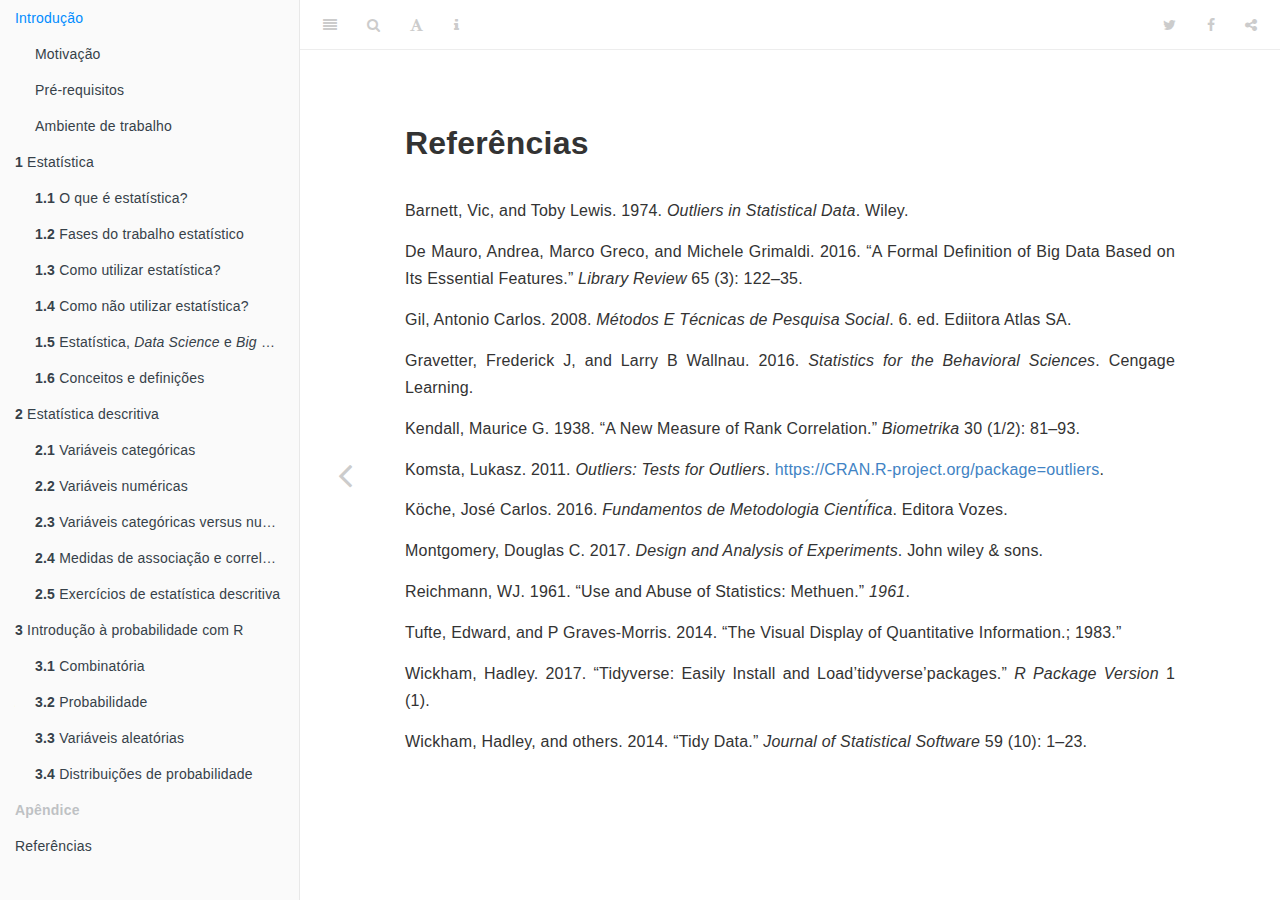
<file: referências.html>
<!DOCTYPE html>
<html xmlns="http://www.w3.org/1999/xhtml" lang="" xml:lang="">
<head>

  <meta charset="utf-8" />
  <meta http-equiv="X-UA-Compatible" content="IE=edge" />
  <title>Referências | R NA PRÁTICA: Introdução à Estatística para Data Science</title>
  <meta name="description" content="Referências | R NA PRÁTICA: Introdução à Estatística para Data Science" />
  <meta name="generator" content="bookdown 0.16 and GitBook 2.6.7" />

  <meta property="og:title" content="Referências | R NA PRÁTICA: Introdução à Estatística para Data Science" />
  <meta property="og:type" content="book" />
  
  
  <meta property="og:description" content="Referências | R NA PRÁTICA: Introdução à Estatística para Data Science" />
  

  <meta name="twitter:card" content="summary" />
  <meta name="twitter:title" content="Referências | R NA PRÁTICA: Introdução à Estatística para Data Science" />
  
  <meta name="twitter:description" content="Referências | R NA PRÁTICA: Introdução à Estatística para Data Science" />
  

<meta name="author" content="José Evandeilton Lopes" />


<meta name="date" content="2019-08-12" />

  <meta name="viewport" content="width=device-width, initial-scale=1" />
  <meta name="apple-mobile-web-app-capable" content="yes" />
  <meta name="apple-mobile-web-app-status-bar-style" content="black" />
  
  
<link rel="prev" href="introdução-à-probabilidade-com-r.html"/>

<script src="libs/jquery/jquery.min.js"></script>
<link href="libs/gitbook/css/style.css" rel="stylesheet" />
<link href="libs/gitbook/css/plugin-table.css" rel="stylesheet" />
<link href="libs/gitbook/css/plugin-bookdown.css" rel="stylesheet" />
<link href="libs/gitbook/css/plugin-highlight.css" rel="stylesheet" />
<link href="libs/gitbook/css/plugin-search.css" rel="stylesheet" />
<link href="libs/gitbook/css/plugin-fontsettings.css" rel="stylesheet" />
<link href="libs/gitbook/css/plugin-clipboard.css" rel="stylesheet" />











<style type="text/css">
a.sourceLine { display: inline-block; line-height: 1.25; }
a.sourceLine { pointer-events: none; color: inherit; text-decoration: inherit; }
a.sourceLine:empty { height: 1.2em; }
.sourceCode { overflow: visible; }
code.sourceCode { white-space: pre; position: relative; }
pre.sourceCode { margin: 0; }
@media screen {
div.sourceCode { overflow: auto; }
}
@media print {
code.sourceCode { white-space: pre-wrap; }
a.sourceLine { text-indent: -1em; padding-left: 1em; }
}
pre.numberSource a.sourceLine
  { position: relative; left: -4em; }
pre.numberSource a.sourceLine::before
  { content: attr(title);
    position: relative; left: -1em; text-align: right; vertical-align: baseline;
    border: none; pointer-events: all; display: inline-block;
    -webkit-touch-callout: none; -webkit-user-select: none;
    -khtml-user-select: none; -moz-user-select: none;
    -ms-user-select: none; user-select: none;
    padding: 0 4px; width: 4em;
    color: #aaaaaa;
  }
pre.numberSource { margin-left: 3em; border-left: 1px solid #aaaaaa;  padding-left: 4px; }
div.sourceCode
  {  }
@media screen {
a.sourceLine::before { text-decoration: underline; }
}
code span.al { color: #ff0000; font-weight: bold; } /* Alert */
code span.an { color: #60a0b0; font-weight: bold; font-style: italic; } /* Annotation */
code span.at { color: #7d9029; } /* Attribute */
code span.bn { color: #40a070; } /* BaseN */
code span.bu { } /* BuiltIn */
code span.cf { color: #007020; font-weight: bold; } /* ControlFlow */
code span.ch { color: #4070a0; } /* Char */
code span.cn { color: #880000; } /* Constant */
code span.co { color: #60a0b0; font-style: italic; } /* Comment */
code span.cv { color: #60a0b0; font-weight: bold; font-style: italic; } /* CommentVar */
code span.do { color: #ba2121; font-style: italic; } /* Documentation */
code span.dt { color: #902000; } /* DataType */
code span.dv { color: #40a070; } /* DecVal */
code span.er { color: #ff0000; font-weight: bold; } /* Error */
code span.ex { } /* Extension */
code span.fl { color: #40a070; } /* Float */
code span.fu { color: #06287e; } /* Function */
code span.im { } /* Import */
code span.in { color: #60a0b0; font-weight: bold; font-style: italic; } /* Information */
code span.kw { color: #007020; font-weight: bold; } /* Keyword */
code span.op { color: #666666; } /* Operator */
code span.ot { color: #007020; } /* Other */
code span.pp { color: #bc7a00; } /* Preprocessor */
code span.sc { color: #4070a0; } /* SpecialChar */
code span.ss { color: #bb6688; } /* SpecialString */
code span.st { color: #4070a0; } /* String */
code span.va { color: #19177c; } /* Variable */
code span.vs { color: #4070a0; } /* VerbatimString */
code span.wa { color: #60a0b0; font-weight: bold; font-style: italic; } /* Warning */
</style>

<link rel="stylesheet" href="style\style.css" type="text/css" />
</head>

<body>



  <div class="book without-animation with-summary font-size-2 font-family-1" data-basepath=".">

    <div class="book-summary">
      <nav role="navigation">

<ul class="summary">
<li class="chapter" data-level="" data-path="index.html"><a href="index.html"><i class="fa fa-check"></i>Introdução</a><ul>
<li class="chapter" data-level="" data-path="index.html"><a href="index.html#motivação"><i class="fa fa-check"></i>Motivação</a></li>
<li class="chapter" data-level="" data-path="index.html"><a href="index.html#pré-requisitos"><i class="fa fa-check"></i>Pré-requisitos</a></li>
<li class="chapter" data-level="" data-path="index.html"><a href="index.html#ambiente-de-trabalho"><i class="fa fa-check"></i>Ambiente de trabalho</a><ul>
<li class="chapter" data-level="" data-path="index.html"><a href="index.html#pacotes"><i class="fa fa-check"></i>Pacotes</a></li>
<li class="chapter" data-level="" data-path="index.html"><a href="index.html#conjuntos-de-dados"><i class="fa fa-check"></i>Conjuntos de dados</a></li>
</ul></li>
</ul></li>
<li class="chapter" data-level="1" data-path="estatística.html"><a href="estatística.html"><i class="fa fa-check"></i><b>1</b> Estatística</a><ul>
<li class="chapter" data-level="1.1" data-path="estatística.html"><a href="estatística.html#o-que-é-estatística"><i class="fa fa-check"></i><b>1.1</b> O que é estatística?</a></li>
<li class="chapter" data-level="1.2" data-path="estatística.html"><a href="estatística.html#fases-do-trabalho-estatístico"><i class="fa fa-check"></i><b>1.2</b> Fases do trabalho estatístico</a></li>
<li class="chapter" data-level="1.3" data-path="estatística.html"><a href="estatística.html#como-utilizar-estatística"><i class="fa fa-check"></i><b>1.3</b> Como utilizar estatística?</a></li>
<li class="chapter" data-level="1.4" data-path="estatística.html"><a href="estatística.html#como-não-utilizar-estatística"><i class="fa fa-check"></i><b>1.4</b> Como não utilizar estatística?</a></li>
<li class="chapter" data-level="1.5" data-path="estatística.html"><a href="estatística.html#estatística-data-science-e-big-data."><i class="fa fa-check"></i><b>1.5</b> Estatística, <em>Data Science</em> e <em>Big Data</em>.</a></li>
<li class="chapter" data-level="1.6" data-path="estatística.html"><a href="estatística.html#conceitos-e-definições"><i class="fa fa-check"></i><b>1.6</b> Conceitos e definições</a><ul>
<li class="chapter" data-level="1.6.1" data-path="estatística.html"><a href="estatística.html#população-amostra-censo"><i class="fa fa-check"></i><b>1.6.1</b> População, amostra, censo</a></li>
<li class="chapter" data-level="1.6.2" data-path="estatística.html"><a href="estatística.html#dados-informação-conhecimento-e-sabedoria"><i class="fa fa-check"></i><b>1.6.2</b> Dados, informação, conhecimento e sabedoria</a></li>
<li class="chapter" data-level="1.6.3" data-path="estatística.html"><a href="estatística.html#variáveis"><i class="fa fa-check"></i><b>1.6.3</b> Variáveis</a></li>
<li class="chapter" data-level="1.6.4" data-path="estatística.html"><a href="estatística.html#análise-univariada-bivariada-e-multivariada"><i class="fa fa-check"></i><b>1.6.4</b> Análise univariada, bivariada e multivariada</a></li>
<li class="chapter" data-level="1.6.5" data-path="estatística.html"><a href="estatística.html#tidydata"><i class="fa fa-check"></i><b>1.6.5</b> <em>tidydata</em></a></li>
<li class="chapter" data-level="1.6.6" data-path="estatística.html"><a href="estatística.html#exercícios-resolvidos"><i class="fa fa-check"></i><b>1.6.6</b> Exercícios resolvidos</a></li>
</ul></li>
</ul></li>
<li class="chapter" data-level="2" data-path="estatística-descritiva.html"><a href="estatística-descritiva.html"><i class="fa fa-check"></i><b>2</b> Estatística descritiva</a><ul>
<li class="chapter" data-level="2.1" data-path="estatística-descritiva.html"><a href="estatística-descritiva.html#variáveis-categóricas"><i class="fa fa-check"></i><b>2.1</b> Variáveis categóricas</a><ul>
<li class="chapter" data-level="2.1.1" data-path="estatística-descritiva.html"><a href="estatística-descritiva.html#tabelas-de-frequências"><i class="fa fa-check"></i><b>2.1.1</b> Tabelas de frequências</a></li>
<li class="chapter" data-level="2.1.2" data-path="estatística-descritiva.html"><a href="estatística-descritiva.html#gráficos-para-uma-variável-categórica"><i class="fa fa-check"></i><b>2.1.2</b> Gráficos para uma variável categórica</a></li>
<li class="chapter" data-level="2.1.3" data-path="estatística-descritiva.html"><a href="estatística-descritiva.html#gráfico-para-duas-variáveis-categóricas"><i class="fa fa-check"></i><b>2.1.3</b> Gráfico para duas variáveis categóricas</a></li>
<li class="chapter" data-level="2.1.4" data-path="estatística-descritiva.html"><a href="estatística-descritiva.html#exercícios"><i class="fa fa-check"></i><b>2.1.4</b> Exercícios</a></li>
</ul></li>
<li class="chapter" data-level="2.2" data-path="estatística-descritiva.html"><a href="estatística-descritiva.html#variáveis-numéricas"><i class="fa fa-check"></i><b>2.2</b> Variáveis numéricas</a><ul>
<li class="chapter" data-level="2.2.1" data-path="estatística-descritiva.html"><a href="estatística-descritiva.html#medidas-estatísticas-de-centralidade"><i class="fa fa-check"></i><b>2.2.1</b> Medidas estatísticas de centralidade</a></li>
<li class="chapter" data-level="2.2.2" data-path="estatística-descritiva.html"><a href="estatística-descritiva.html#medidas-estatísticas-de-dispersão"><i class="fa fa-check"></i><b>2.2.2</b> Medidas estatísticas de dispersão</a></li>
<li class="chapter" data-level="2.2.3" data-path="estatística-descritiva.html"><a href="estatística-descritiva.html#outras-medidas"><i class="fa fa-check"></i><b>2.2.3</b> Outras medidas</a></li>
<li class="chapter" data-level="2.2.4" data-path="estatística-descritiva.html"><a href="estatística-descritiva.html#gráficos-para-uma-variável-numérica"><i class="fa fa-check"></i><b>2.2.4</b> Gráficos para uma variável numérica</a></li>
<li class="chapter" data-level="2.2.5" data-path="estatística-descritiva.html"><a href="estatística-descritiva.html#gráficos-para-duas-variáveis-numéricas"><i class="fa fa-check"></i><b>2.2.5</b> Gráficos para duas variáveis numéricas</a></li>
</ul></li>
<li class="chapter" data-level="2.3" data-path="estatística-descritiva.html"><a href="estatística-descritiva.html#variáveis-categóricas-versus-numéricas"><i class="fa fa-check"></i><b>2.3</b> Variáveis categóricas versus numéricas</a><ul>
<li class="chapter" data-level="2.3.1" data-path="estatística-descritiva.html"><a href="estatística-descritiva.html#categorizando-variáveis-numéricas."><i class="fa fa-check"></i><b>2.3.1</b> Categorizando variáveis numéricas.</a></li>
<li class="chapter" data-level="2.3.2" data-path="estatística-descritiva.html"><a href="estatística-descritiva.html#medidas-estatísticas-por-agrupamento"><i class="fa fa-check"></i><b>2.3.2</b> Medidas estatísticas por agrupamento</a></li>
<li class="chapter" data-level="2.3.3" data-path="estatística-descritiva.html"><a href="estatística-descritiva.html#gráficos-para-categóricas-vs-numéricas"><i class="fa fa-check"></i><b>2.3.3</b> Gráficos para categóricas vs numéricas</a></li>
</ul></li>
<li class="chapter" data-level="2.4" data-path="estatística-descritiva.html"><a href="estatística-descritiva.html#medidas-de-associação-e-correlação"><i class="fa fa-check"></i><b>2.4</b> Medidas de associação e correlação</a><ul>
<li class="chapter" data-level="2.4.1" data-path="estatística-descritiva.html"><a href="estatística-descritiva.html#associação-entre-duas-variáveis-discretas"><i class="fa fa-check"></i><b>2.4.1</b> Associação entre duas variáveis discretas</a></li>
<li class="chapter" data-level="2.4.2" data-path="estatística-descritiva.html"><a href="estatística-descritiva.html#duas-ou-mais-variáveis-numéricas"><i class="fa fa-check"></i><b>2.4.2</b> Duas ou mais variáveis numéricas</a></li>
</ul></li>
<li class="chapter" data-level="2.5" data-path="estatística-descritiva.html"><a href="estatística-descritiva.html#exercícios-de-estatística-descritiva"><i class="fa fa-check"></i><b>2.5</b> Exercícios de estatística descritiva</a></li>
</ul></li>
<li class="chapter" data-level="3" data-path="introdução-à-probabilidade-com-r.html"><a href="introdução-à-probabilidade-com-r.html"><i class="fa fa-check"></i><b>3</b> Introdução à probabilidade com R</a><ul>
<li class="chapter" data-level="3.1" data-path="introdução-à-probabilidade-com-r.html"><a href="introdução-à-probabilidade-com-r.html#combinatória"><i class="fa fa-check"></i><b>3.1</b> Combinatória</a><ul>
<li class="chapter" data-level="3.1.1" data-path="introdução-à-probabilidade-com-r.html"><a href="introdução-à-probabilidade-com-r.html#fatorial-e-princípio-multiplicativo"><i class="fa fa-check"></i><b>3.1.1</b> Fatorial e princípio multiplicativo</a></li>
<li class="chapter" data-level="3.1.2" data-path="introdução-à-probabilidade-com-r.html"><a href="introdução-à-probabilidade-com-r.html#arranjo-e-permutação"><i class="fa fa-check"></i><b>3.1.2</b> Arranjo e permutação</a></li>
<li class="chapter" data-level="3.1.3" data-path="introdução-à-probabilidade-com-r.html"><a href="introdução-à-probabilidade-com-r.html#combinação"><i class="fa fa-check"></i><b>3.1.3</b> Combinação</a></li>
</ul></li>
<li class="chapter" data-level="3.2" data-path="introdução-à-probabilidade-com-r.html"><a href="introdução-à-probabilidade-com-r.html#probabilidade"><i class="fa fa-check"></i><b>3.2</b> Probabilidade</a><ul>
<li class="chapter" data-level="3.2.1" data-path="introdução-à-probabilidade-com-r.html"><a href="introdução-à-probabilidade-com-r.html#definições"><i class="fa fa-check"></i><b>3.2.1</b> Definições</a></li>
<li class="chapter" data-level="3.2.2" data-path="introdução-à-probabilidade-com-r.html"><a href="introdução-à-probabilidade-com-r.html#probabilidade-condicional-e-teorema-de-bayes"><i class="fa fa-check"></i><b>3.2.2</b> Probabilidade condicional e teorema de Bayes</a></li>
<li class="chapter" data-level="3.2.3" data-path="introdução-à-probabilidade-com-r.html"><a href="introdução-à-probabilidade-com-r.html#independência"><i class="fa fa-check"></i><b>3.2.3</b> Independência</a></li>
</ul></li>
<li class="chapter" data-level="3.3" data-path="introdução-à-probabilidade-com-r.html"><a href="introdução-à-probabilidade-com-r.html#variáveis-aleatórias"><i class="fa fa-check"></i><b>3.3</b> Variáveis aleatórias</a></li>
<li class="chapter" data-level="3.4" data-path="introdução-à-probabilidade-com-r.html"><a href="introdução-à-probabilidade-com-r.html#distribuições-de-probabilidade"><i class="fa fa-check"></i><b>3.4</b> Distribuições de probabilidade</a></li>
</ul></li>
<li class="appendix"><span><b>Apêndice</b></span></li>
<li class="chapter" data-level="" data-path="referências.html"><a href="referências.html"><i class="fa fa-check"></i>Referências</a></li>
</ul>

      </nav>
    </div>

    <div class="book-body">
      <div class="body-inner">
        <div class="book-header" role="navigation">
          <h1>
            <i class="fa fa-circle-o-notch fa-spin"></i><a href="./">R NA PRÁTICA: Introdução à Estatística para Data Science</a>
          </h1>
        </div>

        <div class="page-wrapper" tabindex="-1" role="main">
          <div class="page-inner">

            <section class="normal" id="section-">
<div id="referências" class="section level1 unnumbered">
<h1>Referências</h1>

<div id="refs" class="references">
<div>
<p>Barnett, Vic, and Toby Lewis. 1974. <em>Outliers in Statistical Data</em>. Wiley.</p>
</div>
<div>
<p>De Mauro, Andrea, Marco Greco, and Michele Grimaldi. 2016. “A Formal Definition of Big Data Based on Its Essential Features.” <em>Library Review</em> 65 (3): 122–35.</p>
</div>
<div>
<p>Gil, Antonio Carlos. 2008. <em>Métodos E Técnicas de Pesquisa Social</em>. 6. ed. Ediitora Atlas SA.</p>
</div>
<div>
<p>Gravetter, Frederick J, and Larry B Wallnau. 2016. <em>Statistics for the Behavioral Sciences</em>. Cengage Learning.</p>
</div>
<div>
<p>Kendall, Maurice G. 1938. “A New Measure of Rank Correlation.” <em>Biometrika</em> 30 (1/2): 81–93.</p>
</div>
<div>
<p>Komsta, Lukasz. 2011. <em>Outliers: Tests for Outliers</em>. <a href="https://CRAN.R-project.org/package=outliers">https://CRAN.R-project.org/package=outliers</a>.</p>
</div>
<div>
<p>Köche, José Carlos. 2016. <em>Fundamentos de Metodologia Cientı́fica</em>. Editora Vozes.</p>
</div>
<div>
<p>Montgomery, Douglas C. 2017. <em>Design and Analysis of Experiments</em>. John wiley &amp; sons.</p>
</div>
<div>
<p>Reichmann, WJ. 1961. “Use and Abuse of Statistics: Methuen.” <em>1961</em>.</p>
</div>
<div>
<p>Tufte, Edward, and P Graves-Morris. 2014. “The Visual Display of Quantitative Information.; 1983.”</p>
</div>
<div>
<p>Wickham, Hadley. 2017. “Tidyverse: Easily Install and Load’tidyverse’packages.” <em>R Package Version</em> 1 (1).</p>
</div>
<div>
<p>Wickham, Hadley, and others. 2014. “Tidy Data.” <em>Journal of Statistical Software</em> 59 (10): 1–23.</p>
</div>
</div>
</div>
            </section>

          </div>
        </div>
      </div>
<a href="introdução-à-probabilidade-com-r.html" class="navigation navigation-prev navigation-unique" aria-label="Previous page"><i class="fa fa-angle-left"></i></a>

    </div>
  </div>
<script src="libs/gitbook/js/app.min.js"></script>
<script src="libs/gitbook/js/lunr.js"></script>
<script src="libs/gitbook/js/clipboard.min.js"></script>
<script src="libs/gitbook/js/plugin-search.js"></script>
<script src="libs/gitbook/js/plugin-sharing.js"></script>
<script src="libs/gitbook/js/plugin-fontsettings.js"></script>
<script src="libs/gitbook/js/plugin-bookdown.js"></script>
<script src="libs/gitbook/js/jquery.highlight.js"></script>
<script src="libs/gitbook/js/plugin-clipboard.js"></script>
<script>
gitbook.require(["gitbook"], function(gitbook) {
gitbook.start({
"sharing": {
"github": false,
"facebook": true,
"twitter": true,
"linkedin": false,
"weibo": false,
"instapaper": false,
"vk": false,
"all": ["facebook", "twitter", "linkedin", "weibo", "instapaper"]
},
"fontsettings": {
"theme": "white",
"family": "sans",
"size": 2
},
"edit": {
"link": null,
"text": null
},
"history": {
"link": null,
"text": null
},
"view": {
"link": null,
"text": null
},
"download": null,
"toc": {
"collapse": "subsection"
}
});
});
</script>

<!-- dynamically load mathjax for compatibility with self-contained -->
<script>
  (function () {
    var script = document.createElement("script");
    script.type = "text/javascript";
    var src = "true";
    if (src === "" || src === "true") src = "https://mathjax.rstudio.com/latest/MathJax.js?config=TeX-MML-AM_CHTML";
    if (location.protocol !== "file:")
      if (/^https?:/.test(src))
        src = src.replace(/^https?:/, '');
    script.src = src;
    document.getElementsByTagName("head")[0].appendChild(script);
  })();
</script>
</body>

</html>
</file>
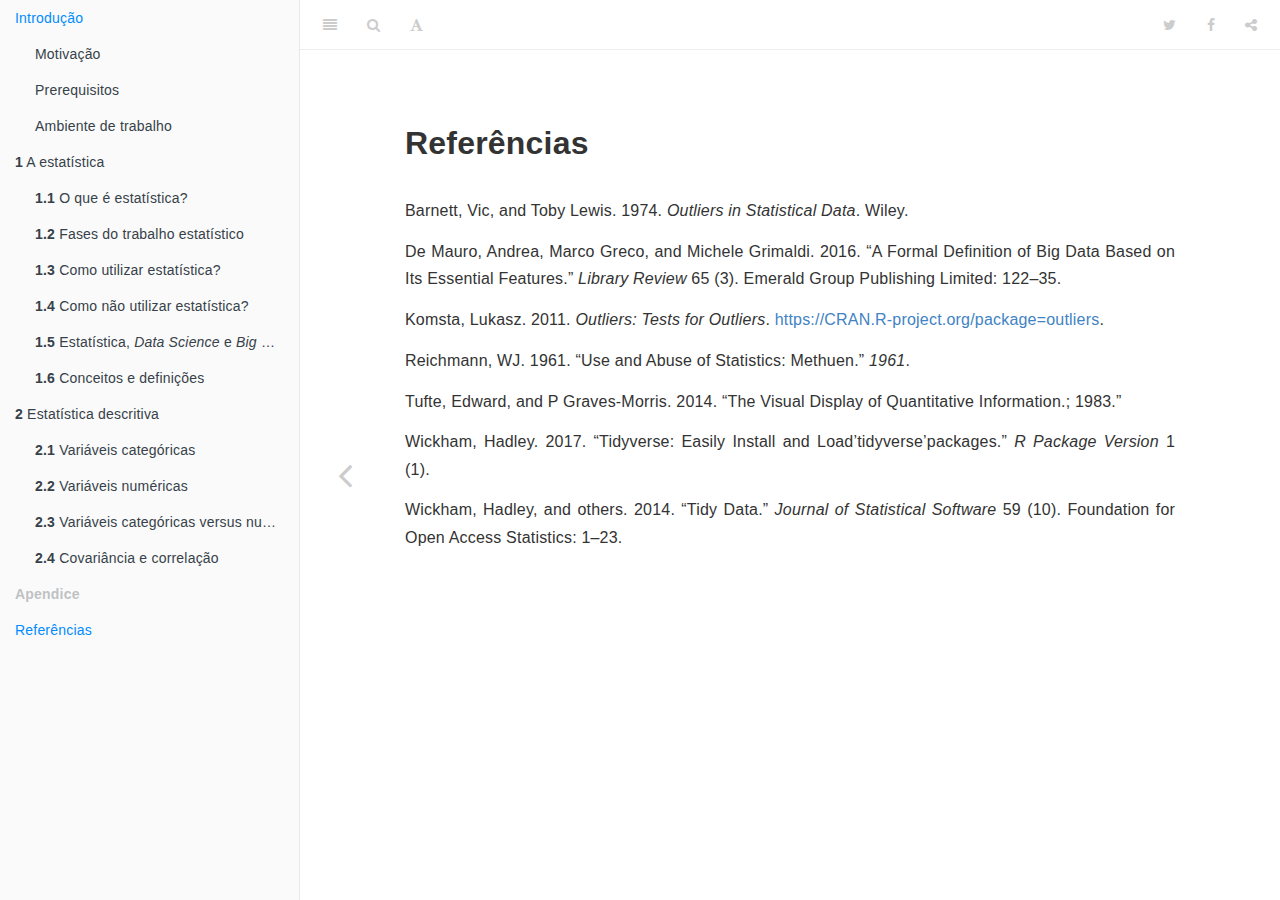
<file: _book/referencias.html>
<!DOCTYPE html>
<html >

<head>

  <meta charset="UTF-8">
  <meta http-equiv="X-UA-Compatible" content="IE=edge">
  <title>Referências | R NA PRÁTICA: Estatística Descomplicada com R</title>
  <meta name="description" content="A book example for a Chapman &amp; Hall book.">
  <meta name="generator" content="bookdown  and GitBook 2.6.7">

  <meta property="og:title" content="Referências | R NA PRÁTICA: Estatística Descomplicada com R" />
  <meta property="og:type" content="book" />
  
  
  <meta property="og:description" content="A book example for a Chapman &amp; Hall book." />
  <meta name="github-repo" content="evandeilton/rnpbook" />

  <meta name="twitter:card" content="summary" />
  <meta name="twitter:title" content="Referências | R NA PRÁTICA: Estatística Descomplicada com R" />
  
  <meta name="twitter:description" content="A book example for a Chapman &amp; Hall book." />
  

<meta name="author" content="José Evandeilton lopes">


<meta name="date" content="2019-02-28">

  <meta name="viewport" content="width=device-width, initial-scale=1">
  <meta name="apple-mobile-web-app-capable" content="yes">
  <meta name="apple-mobile-web-app-status-bar-style" content="black">
  
  
<link rel="prev" href="estatistica-descritiva.html">

<script src="libs/jquery/jquery.min.js"></script>
<link href="libs/gitbook/css/style.css" rel="stylesheet" />
<link href="libs/gitbook/css/plugin-table.css" rel="stylesheet" />
<link href="libs/gitbook/css/plugin-bookdown.css" rel="stylesheet" />
<link href="libs/gitbook/css/plugin-highlight.css" rel="stylesheet" />
<link href="libs/gitbook/css/plugin-search.css" rel="stylesheet" />
<link href="libs/gitbook/css/plugin-fontsettings.css" rel="stylesheet" />









<style type="text/css">
a.sourceLine { display: inline-block; line-height: 1.25; }
a.sourceLine { pointer-events: none; color: inherit; text-decoration: inherit; }
a.sourceLine:empty { height: 1.2em; position: absolute; }
.sourceCode { overflow: visible; }
code.sourceCode { white-space: pre; position: relative; }
div.sourceCode { margin: 1em 0; }
pre.sourceCode { margin: 0; }
@media screen {
div.sourceCode { overflow: auto; }
}
@media print {
code.sourceCode { white-space: pre-wrap; }
a.sourceLine { text-indent: -1em; padding-left: 1em; }
}
pre.numberSource a.sourceLine
  { position: relative; }
pre.numberSource a.sourceLine:empty
  { position: absolute; }
pre.numberSource a.sourceLine::before
  { content: attr(data-line-number);
    position: absolute; left: -5em; text-align: right; vertical-align: baseline;
    border: none; pointer-events: all;
    -webkit-touch-callout: none; -webkit-user-select: none;
    -khtml-user-select: none; -moz-user-select: none;
    -ms-user-select: none; user-select: none;
    padding: 0 4px; width: 4em;
    color: #aaaaaa;
  }
pre.numberSource { margin-left: 3em; border-left: 1px solid #aaaaaa;  padding-left: 4px; }
div.sourceCode
  {  }
@media screen {
a.sourceLine::before { text-decoration: underline; }
}
code span.al { color: #ff0000; font-weight: bold; } /* Alert */
code span.an { color: #60a0b0; font-weight: bold; font-style: italic; } /* Annotation */
code span.at { color: #7d9029; } /* Attribute */
code span.bn { color: #40a070; } /* BaseN */
code span.bu { } /* BuiltIn */
code span.cf { color: #007020; font-weight: bold; } /* ControlFlow */
code span.ch { color: #4070a0; } /* Char */
code span.cn { color: #880000; } /* Constant */
code span.co { color: #60a0b0; font-style: italic; } /* Comment */
code span.cv { color: #60a0b0; font-weight: bold; font-style: italic; } /* CommentVar */
code span.do { color: #ba2121; font-style: italic; } /* Documentation */
code span.dt { color: #902000; } /* DataType */
code span.dv { color: #40a070; } /* DecVal */
code span.er { color: #ff0000; font-weight: bold; } /* Error */
code span.ex { } /* Extension */
code span.fl { color: #40a070; } /* Float */
code span.fu { color: #06287e; } /* Function */
code span.im { } /* Import */
code span.in { color: #60a0b0; font-weight: bold; font-style: italic; } /* Information */
code span.kw { color: #007020; font-weight: bold; } /* Keyword */
code span.op { color: #666666; } /* Operator */
code span.ot { color: #007020; } /* Other */
code span.pp { color: #bc7a00; } /* Preprocessor */
code span.sc { color: #4070a0; } /* SpecialChar */
code span.ss { color: #bb6688; } /* SpecialString */
code span.st { color: #4070a0; } /* String */
code span.va { color: #19177c; } /* Variable */
code span.vs { color: #4070a0; } /* VerbatimString */
code span.wa { color: #60a0b0; font-weight: bold; font-style: italic; } /* Warning */
</style>

<link rel="stylesheet" href="style/style.css" type="text/css" />
</head>

<body>



  <div class="book without-animation with-summary font-size-2 font-family-1" data-basepath=".">

    <div class="book-summary">
      <nav role="navigation">

<ul class="summary">
<li class="chapter" data-level="" data-path="index.html"><a href="index.html"><i class="fa fa-check"></i>Introdução</a><ul>
<li class="chapter" data-level="" data-path="index.html"><a href="index.html#motivacao"><i class="fa fa-check"></i>Motivação</a></li>
<li class="chapter" data-level="" data-path="index.html"><a href="index.html#prerequisitos"><i class="fa fa-check"></i>Prerequisitos</a></li>
<li class="chapter" data-level="" data-path="index.html"><a href="index.html#ambiente-de-trabalho"><i class="fa fa-check"></i>Ambiente de trabalho</a><ul>
<li class="chapter" data-level="" data-path="index.html"><a href="index.html#pacotes"><i class="fa fa-check"></i>Pacotes</a></li>
<li class="chapter" data-level="" data-path="index.html"><a href="index.html#conjuntos-de-dados"><i class="fa fa-check"></i>Conjuntos de dados</a></li>
</ul></li>
</ul></li>
<li class="chapter" data-level="1" data-path="a-estatistica.html"><a href="a-estatistica.html"><i class="fa fa-check"></i><b>1</b> A estatística</a><ul>
<li class="chapter" data-level="1.1" data-path="a-estatistica.html"><a href="a-estatistica.html#o-que-e-estatistica"><i class="fa fa-check"></i><b>1.1</b> O que é estatística?</a></li>
<li class="chapter" data-level="1.2" data-path="a-estatistica.html"><a href="a-estatistica.html#fases-do-trabalho-estatistico"><i class="fa fa-check"></i><b>1.2</b> Fases do trabalho estatístico</a></li>
<li class="chapter" data-level="1.3" data-path="a-estatistica.html"><a href="a-estatistica.html#como-utilizar-estatistica"><i class="fa fa-check"></i><b>1.3</b> Como utilizar estatística?</a></li>
<li class="chapter" data-level="1.4" data-path="a-estatistica.html"><a href="a-estatistica.html#como-nao-utilizar-estatistica"><i class="fa fa-check"></i><b>1.4</b> Como não utilizar estatística?</a></li>
<li class="chapter" data-level="1.5" data-path="a-estatistica.html"><a href="a-estatistica.html#estatistica-data-science-e-big-data."><i class="fa fa-check"></i><b>1.5</b> Estatística, <em>Data Science</em> e <em>Big Data</em>.</a></li>
<li class="chapter" data-level="1.6" data-path="a-estatistica.html"><a href="a-estatistica.html#conceitos-e-definicoes"><i class="fa fa-check"></i><b>1.6</b> Conceitos e definições</a><ul>
<li class="chapter" data-level="1.6.1" data-path="a-estatistica.html"><a href="a-estatistica.html#populacao-amostra-censo"><i class="fa fa-check"></i><b>1.6.1</b> População, amostra, censo</a></li>
<li class="chapter" data-level="1.6.2" data-path="a-estatistica.html"><a href="a-estatistica.html#dados-informacao-e-conhecimento"><i class="fa fa-check"></i><b>1.6.2</b> Dados, informação e conhecimento</a></li>
<li class="chapter" data-level="1.6.3" data-path="a-estatistica.html"><a href="a-estatistica.html#variaveis"><i class="fa fa-check"></i><b>1.6.3</b> Variáveis</a></li>
<li class="chapter" data-level="1.6.4" data-path="a-estatistica.html"><a href="a-estatistica.html#analise-univariada-bivariada-e-multivariada"><i class="fa fa-check"></i><b>1.6.4</b> Análise univariada, bivariada e multivariada</a></li>
<li class="chapter" data-level="1.6.5" data-path="a-estatistica.html"><a href="a-estatistica.html#tidydata"><i class="fa fa-check"></i><b>1.6.5</b> <em>tidydata</em></a></li>
<li class="chapter" data-level="1.6.6" data-path="a-estatistica.html"><a href="a-estatistica.html#exercicios-resolvidos"><i class="fa fa-check"></i><b>1.6.6</b> Exercícios resolvidos</a></li>
</ul></li>
</ul></li>
<li class="chapter" data-level="2" data-path="estatistica-descritiva.html"><a href="estatistica-descritiva.html"><i class="fa fa-check"></i><b>2</b> Estatística descritiva</a><ul>
<li class="chapter" data-level="2.1" data-path="estatistica-descritiva.html"><a href="estatistica-descritiva.html#variaveis-categoricas"><i class="fa fa-check"></i><b>2.1</b> Variáveis categóricas</a><ul>
<li class="chapter" data-level="2.1.1" data-path="estatistica-descritiva.html"><a href="estatistica-descritiva.html#tabelas-de-frequencias"><i class="fa fa-check"></i><b>2.1.1</b> Tabelas de frequências</a></li>
<li class="chapter" data-level="2.1.2" data-path="estatistica-descritiva.html"><a href="estatistica-descritiva.html#graficos-para-uma-variavel-categorica"><i class="fa fa-check"></i><b>2.1.2</b> Gráficos para uma variável categórica</a></li>
<li class="chapter" data-level="2.1.3" data-path="estatistica-descritiva.html"><a href="estatistica-descritiva.html#grafico-para-duas-variaveis-categoricas"><i class="fa fa-check"></i><b>2.1.3</b> Gráfico para duas variáveis categóricas</a></li>
<li class="chapter" data-level="2.1.4" data-path="estatistica-descritiva.html"><a href="estatistica-descritiva.html#exercicios"><i class="fa fa-check"></i><b>2.1.4</b> Exercícios</a></li>
</ul></li>
<li class="chapter" data-level="2.2" data-path="estatistica-descritiva.html"><a href="estatistica-descritiva.html#variaveis-numericas"><i class="fa fa-check"></i><b>2.2</b> Variáveis numéricas</a><ul>
<li class="chapter" data-level="2.2.1" data-path="estatistica-descritiva.html"><a href="estatistica-descritiva.html#medidas-estatisticas-de-centraliade"><i class="fa fa-check"></i><b>2.2.1</b> Medidas estatísticas de centraliade</a></li>
<li class="chapter" data-level="2.2.2" data-path="estatistica-descritiva.html"><a href="estatistica-descritiva.html#medidas-estatisticas-de-dispersao"><i class="fa fa-check"></i><b>2.2.2</b> Medidas estatísticas de dispersão</a></li>
<li class="chapter" data-level="2.2.3" data-path="estatistica-descritiva.html"><a href="estatistica-descritiva.html#outras-medidas"><i class="fa fa-check"></i><b>2.2.3</b> Outras medidas</a></li>
<li class="chapter" data-level="2.2.4" data-path="estatistica-descritiva.html"><a href="estatistica-descritiva.html#graficos-para-uma-variavel-numerica"><i class="fa fa-check"></i><b>2.2.4</b> Gráficos para uma variável numérica</a></li>
<li class="chapter" data-level="2.2.5" data-path="estatistica-descritiva.html"><a href="estatistica-descritiva.html#graficos-para-duas-variaveis-numericas"><i class="fa fa-check"></i><b>2.2.5</b> Gráficos para duas variáveis numéricas</a></li>
</ul></li>
<li class="chapter" data-level="2.3" data-path="estatistica-descritiva.html"><a href="estatistica-descritiva.html#variaveis-categoricas-versus-numericas"><i class="fa fa-check"></i><b>2.3</b> Variáveis categóricas versus numéricas</a><ul>
<li class="chapter" data-level="2.3.1" data-path="estatistica-descritiva.html"><a href="estatistica-descritiva.html#categorizando-variaveis-numericas."><i class="fa fa-check"></i><b>2.3.1</b> Categorizando variáveis numéricas.</a></li>
<li class="chapter" data-level="2.3.2" data-path="estatistica-descritiva.html"><a href="estatistica-descritiva.html#medidas-estatisticas-por-agrupamento"><i class="fa fa-check"></i><b>2.3.2</b> Medidas estatísticas por agrupamento</a></li>
<li class="chapter" data-level="2.3.3" data-path="estatistica-descritiva.html"><a href="estatistica-descritiva.html#graficos-para-categoricas-vs-numericas"><i class="fa fa-check"></i><b>2.3.3</b> Gráficos para categóricas vs numéricas</a></li>
</ul></li>
<li class="chapter" data-level="2.4" data-path="estatistica-descritiva.html"><a href="estatistica-descritiva.html#covariancia-e-correlacao"><i class="fa fa-check"></i><b>2.4</b> Covariância e correlação</a><ul>
<li class="chapter" data-level="2.4.1" data-path="estatistica-descritiva.html"><a href="estatistica-descritiva.html#covariancia"><i class="fa fa-check"></i><b>2.4.1</b> Covariância</a></li>
<li class="chapter" data-level="2.4.2" data-path="estatistica-descritiva.html"><a href="estatistica-descritiva.html#correlacao"><i class="fa fa-check"></i><b>2.4.2</b> Correlação</a></li>
</ul></li>
</ul></li>
<li class="appendix"><span><b>Apendice</b></span></li>
<li class="chapter" data-level="" data-path="referencias.html"><a href="referencias.html"><i class="fa fa-check"></i>Referências</a></li>
</ul>

      </nav>
    </div>

    <div class="book-body">
      <div class="body-inner">
        <div class="book-header" role="navigation">
          <h1>
            <i class="fa fa-circle-o-notch fa-spin"></i><a href="./">R NA PRÁTICA: Estatística Descomplicada com R</a>
          </h1>
        </div>

        <div class="page-wrapper" tabindex="-1" role="main">
          <div class="page-inner">

            <section class="normal" id="section-">
<div id="referencias" class="section level1 unnumbered">
<h1>Referências</h1>

<div id="refs" class="references">
<div>
<p>Barnett, Vic, and Toby Lewis. 1974. <em>Outliers in Statistical Data</em>. Wiley.</p>
</div>
<div>
<p>De Mauro, Andrea, Marco Greco, and Michele Grimaldi. 2016. “A Formal Definition of Big Data Based on Its Essential Features.” <em>Library Review</em> 65 (3). Emerald Group Publishing Limited: 122–35.</p>
</div>
<div>
<p>Komsta, Lukasz. 2011. <em>Outliers: Tests for Outliers</em>. <a href="https://CRAN.R-project.org/package=outliers" class="uri">https://CRAN.R-project.org/package=outliers</a>.</p>
</div>
<div>
<p>Reichmann, WJ. 1961. “Use and Abuse of Statistics: Methuen.” <em>1961</em>.</p>
</div>
<div>
<p>Tufte, Edward, and P Graves-Morris. 2014. “The Visual Display of Quantitative Information.; 1983.”</p>
</div>
<div>
<p>Wickham, Hadley. 2017. “Tidyverse: Easily Install and Load’tidyverse’packages.” <em>R Package Version</em> 1 (1).</p>
</div>
<div>
<p>Wickham, Hadley, and others. 2014. “Tidy Data.” <em>Journal of Statistical Software</em> 59 (10). Foundation for Open Access Statistics: 1–23.</p>
</div>
</div>
</div>
            </section>

          </div>
        </div>
      </div>
<a href="estatistica-descritiva.html" class="navigation navigation-prev navigation-unique" aria-label="Previous page"><i class="fa fa-angle-left"></i></a>

    </div>
  </div>
<script src="libs/gitbook/js/app.min.js"></script>
<script src="libs/gitbook/js/lunr.js"></script>
<script src="libs/gitbook/js/plugin-search.js"></script>
<script src="libs/gitbook/js/plugin-sharing.js"></script>
<script src="libs/gitbook/js/plugin-fontsettings.js"></script>
<script src="libs/gitbook/js/plugin-bookdown.js"></script>
<script src="libs/gitbook/js/jquery.highlight.js"></script>
<script>
gitbook.require(["gitbook"], function(gitbook) {
gitbook.start({
"sharing": {
"github": false,
"facebook": true,
"twitter": true,
"google": false,
"linkedin": false,
"weibo": false,
"instapaper": false,
"vk": false,
"all": ["facebook", "google", "twitter", "linkedin", "weibo", "instapaper"]
},
"fontsettings": {
"theme": "white",
"family": "sans",
"size": 2
},
"edit": {
"link": null,
"text": null
},
"history": {
"link": null,
"text": null
},
"download": null,
"toc": {
"collapse": "subsection"
}
});
});
</script>

<!-- dynamically load mathjax for compatibility with self-contained -->
<script>
  (function () {
    var script = document.createElement("script");
    script.type = "text/javascript";
    var src = "true";
    if (src === "" || src === "true") src = "https://mathjax.rstudio.com/latest/MathJax.js?config=TeX-MML-AM_CHTML";
    if (location.protocol !== "file:" && /^https?:/.test(src))
      src = src.replace(/^https?:/, '');
    script.src = src;
    document.getElementsByTagName("head")[0].appendChild(script);
  })();
</script>
</body>

</html>
</file>
<file: libs/gitbook/css/plugin-table.css>
.book .book-body .page-wrapper .page-inner section.normal table{display:table;width:100%;border-collapse:collapse;border-spacing:0;overflow:auto}.book .book-body .page-wrapper .page-inner section.normal table td,.book .book-body .page-wrapper .page-inner section.normal table th{padding:6px 13px;border:1px solid #ddd}.book .book-body .page-wrapper .page-inner section.normal table tr{background-color:#fff;border-top:1px solid #ccc}.book .book-body .page-wrapper .page-inner section.normal table tr:nth-child(2n){background-color:#f8f8f8}.book .book-body .page-wrapper .page-inner section.normal table th{font-weight:700}
</file>
<file: libs/gitbook/css/plugin-bookdown.css>
.book .book-header h1 {
  padding-left: 20px;
  padding-right: 20px;
}
.book .book-header.fixed {
  position: fixed;
  right: 0;
  top: 0;
  left: 0;
  border-bottom: 1px solid rgba(0,0,0,.07);
}
span.search-highlight {
  background-color: #ffff88;
}
@media (min-width: 600px) {
  .book.with-summary .book-header.fixed {
    left: 300px;
  }
}
@media (max-width: 1240px) {
  .book .book-body.fixed {
    top: 50px;
  }
  .book .book-body.fixed .body-inner {
    top: auto;
  }
}
@media (max-width: 600px) {
  .book.with-summary .book-header.fixed {
    left: calc(100% - 60px);
    min-width: 300px;
  }
  .book.with-summary .book-body {
    transform: none;
    left: calc(100% - 60px);
    min-width: 300px;
  }
  .book .book-body.fixed {
    top: 0;
  }
}

.book .book-body.fixed .body-inner {
  top: 50px;
}
.book .book-body .page-wrapper .page-inner section.normal sub, .book .book-body .page-wrapper .page-inner section.normal sup {
  font-size: 85%;
}

@media print {
  .book .book-summary, .book .book-body .book-header, .fa {
    display: none !important;
  }
  .book .book-body.fixed {
    left: 0px;
  }
  .book .book-body,.book .book-body .body-inner, .book.with-summary {
    overflow: visible !important;
  }
}
.kable_wrapper {
  border-spacing: 20px 0;
  border-collapse: separate;
  border: none;
  margin: auto;
}
.kable_wrapper > tbody > tr > td {
  vertical-align: top;
}
.book .book-body .page-wrapper .page-inner section.normal table tr.header {
  border-top-width: 2px;
}
.book .book-body .page-wrapper .page-inner section.normal table tr:last-child td {
  border-bottom-width: 2px;
}
.book .book-body .page-wrapper .page-inner section.normal table td, .book .book-body .page-wrapper .page-inner section.normal table th {
  border-left: none;
  border-right: none;
}
.book .book-body .page-wrapper .page-inner section.normal table.kable_wrapper > tbody > tr, .book .book-body .page-wrapper .page-inner section.normal table.kable_wrapper > tbody > tr > td {
  border-top: none;
}
.book .book-body .page-wrapper .page-inner section.normal table.kable_wrapper > tbody > tr:last-child > td {
    border-bottom: none;
}

div.theorem, div.lemma, div.corollary, div.proposition, div.conjecture {
  font-style: italic;
}
span.theorem, span.lemma, span.corollary, span.proposition, span.conjecture {
  font-style: normal;
}
div.proof:after {
  content: "\25a2";
  float: right;
}
.header-section-number {
  padding-right: .5em;
}
</file>
<file: libs/gitbook/css/plugin-highlight.css>
.book .book-body .page-wrapper .page-inner section.normal pre,
.book .book-body .page-wrapper .page-inner section.normal code {
  /* http://jmblog.github.com/color-themes-for-google-code-highlightjs */
  /* Tomorrow Comment */
  /* Tomorrow Red */
  /* Tomorrow Orange */
  /* Tomorrow Yellow */
  /* Tomorrow Green */
  /* Tomorrow Aqua */
  /* Tomorrow Blue */
  /* Tomorrow Purple */
}
.book .book-body .page-wrapper .page-inner section.normal pre .hljs-comment,
.book .book-body .page-wrapper .page-inner section.normal code .hljs-comment,
.book .book-body .page-wrapper .page-inner section.normal pre .hljs-title,
.book .book-body .page-wrapper .page-inner section.normal code .hljs-title {
  color: #8e908c;
}
.book .book-body .page-wrapper .page-inner section.normal pre .hljs-variable,
.book .book-body .page-wrapper .page-inner section.normal code .hljs-variable,
.book .book-body .page-wrapper .page-inner section.normal pre .hljs-attribute,
.book .book-body .page-wrapper .page-inner section.normal code .hljs-attribute,
.book .book-body .page-wrapper .page-inner section.normal pre .hljs-tag,
.book .book-body .page-wrapper .page-inner section.normal code .hljs-tag,
.book .book-body .page-wrapper .page-inner section.normal pre .hljs-regexp,
.book .book-body .page-wrapper .page-inner section.normal code .hljs-regexp,
.book .book-body .page-wrapper .page-inner section.normal pre .ruby .hljs-constant,
.book .book-body .page-wrapper .page-inner section.normal code .ruby .hljs-constant,
.book .book-body .page-wrapper .page-inner section.normal pre .xml .hljs-tag .hljs-title,
.book .book-body .page-wrapper .page-inner section.normal code .xml .hljs-tag .hljs-title,
.book .book-body .page-wrapper .page-inner section.normal pre .xml .hljs-pi,
.book .book-body .page-wrapper .page-inner section.normal code .xml .hljs-pi,
.book .book-body .page-wrapper .page-inner section.normal pre .xml .hljs-doctype,
.book .book-body .page-wrapper .page-inner section.normal code .xml .hljs-doctype,
.book .book-body .page-wrapper .page-inner section.normal pre .html .hljs-doctype,
.book .book-body .page-wrapper .page-inner section.normal code .html .hljs-doctype,
.book .book-body .page-wrapper .page-inner section.normal pre .css .hljs-id,
.book .book-body .page-wrapper .page-inner section.normal code .css .hljs-id,
.book .book-body .page-wrapper .page-inner section.normal pre .css .hljs-class,
.book .book-body .page-wrapper .page-inner section.normal code .css .hljs-class,
.book .book-body .page-wrapper .page-inner section.normal pre .css .hljs-pseudo,
.book .book-body .page-wrapper .page-inner section.normal code .css .hljs-pseudo {
  color: #c82829;
}
.book .book-body .page-wrapper .page-inner section.normal pre .hljs-number,
.book .book-body .page-wrapper .page-inner section.normal code .hljs-number,
.book .book-body .page-wrapper .page-inner section.normal pre .hljs-preprocessor,
.book .book-body .page-wrapper .page-inner section.normal code .hljs-preprocessor,
.book .book-body .page-wrapper .page-inner section.normal pre .hljs-pragma,
.book .book-body .page-wrapper .page-inner section.normal code .hljs-pragma,
.book .book-body .page-wrapper .page-inner section.normal pre .hljs-built_in,
.book .book-body .page-wrapper .page-inner section.normal code .hljs-built_in,
.book .book-body .page-wrapper .page-inner section.normal pre .hljs-literal,
.book .book-body .page-wrapper .page-inner section.normal code .hljs-literal,
.book .book-body .page-wrapper .page-inner section.normal pre .hljs-params,
.book .book-body .page-wrapper .page-inner section.normal code .hljs-params,
.book .book-body .page-wrapper .page-inner section.normal pre .hljs-constant,
.book .book-body .page-wrapper .page-inner section.normal code .hljs-constant {
  color: #f5871f;
}
.book .book-body .page-wrapper .page-inner section.normal pre .ruby .hljs-class .hljs-title,
.book .book-body .page-wrapper .page-inner section.normal code .ruby .hljs-class .hljs-title,
.book .book-body .page-wrapper .page-inner section.normal pre .css .hljs-rules .hljs-attribute,
.book .book-body .page-wrapper .page-inner section.normal code .css .hljs-rules .hljs-attribute {
  color: #eab700;
}
.book .book-body .page-wrapper .page-inner section.normal pre .hljs-string,
.book .book-body .page-wrapper .page-inner section.normal code .hljs-string,
.book .book-body .page-wrapper .page-inner section.normal pre .hljs-value,
.book .book-body .page-wrapper .page-inner section.normal code .hljs-value,
.book .book-body .page-wrapper .page-inner section.normal pre .hljs-inheritance,
.book .book-body .page-wrapper .page-inner section.normal code .hljs-inheritance,
.book .book-body .page-wrapper .page-inner section.normal pre .hljs-header,
.book .book-body .page-wrapper .page-inner section.normal code .hljs-header,
.book .book-body .page-wrapper .page-inner section.normal pre .ruby .hljs-symbol,
.book .book-body .page-wrapper .page-inner section.normal code .ruby .hljs-symbol,
.book .book-body .page-wrapper .page-inner section.normal pre .xml .hljs-cdata,
.book .book-body .page-wrapper .page-inner section.normal code .xml .hljs-cdata {
  color: #718c00;
}
.book .book-body .page-wrapper .page-inner section.normal pre .css .hljs-hexcolor,
.book .book-body .page-wrapper .page-inner section.normal code .css .hljs-hexcolor {
  color: #3e999f;
}
.book .book-body .page-wrapper .page-inner section.normal pre .hljs-function,
.book .book-body .page-wrapper .page-inner section.normal code .hljs-function,
.book .book-body .page-wrapper .page-inner section.normal pre .python .hljs-decorator,
.book .book-body .page-wrapper .page-inner section.normal code .python .hljs-decorator,
.book .book-body .page-wrapper .page-inner section.normal pre .python .hljs-title,
.book .book-body .page-wrapper .page-inner section.normal code .python .hljs-title,
.book .book-body .page-wrapper .page-inner section.normal pre .ruby .hljs-function .hljs-title,
.book .book-body .page-wrapper .page-inner section.normal code .ruby .hljs-function .hljs-title,
.book .book-body .page-wrapper .page-inner section.normal pre .ruby .hljs-title .hljs-keyword,
.book .book-body .page-wrapper .page-inner section.normal code .ruby .hljs-title .hljs-keyword,
.book .book-body .page-wrapper .page-inner section.normal pre .perl .hljs-sub,
.book .book-body .page-wrapper .page-inner section.normal code .perl .hljs-sub,
.book .book-body .page-wrapper .page-inner section.normal pre .javascript .hljs-title,
.book .book-body .page-wrapper .page-inner section.normal code .javascript .hljs-title,
.book .book-body .page-wrapper .page-inner section.normal pre .coffeescript .hljs-title,
.book .book-body .page-wrapper .page-inner section.normal code .coffeescript .hljs-title {
  color: #4271ae;
}
.book .book-body .page-wrapper .page-inner section.normal pre .hljs-keyword,
.book .book-body .page-wrapper .page-inner section.normal code .hljs-keyword,
.book .book-body .page-wrapper .page-inner section.normal pre .javascript .hljs-function,
.book .book-body .page-wrapper .page-inner section.normal code .javascript .hljs-function {
  color: #8959a8;
}
.book .book-body .page-wrapper .page-inner section.normal pre .hljs,
.book .book-body .page-wrapper .page-inner section.normal code .hljs {
  display: block;
  background: white;
  color: #4d4d4c;
  padding: 0.5em;
}
.book .book-body .page-wrapper .page-inner section.normal pre .coffeescript .javascript,
.book .book-body .page-wrapper .page-inner section.normal code .coffeescript .javascript,
.book .book-body .page-wrapper .page-inner section.normal pre .javascript .xml,
.book .book-body .page-wrapper .page-inner section.normal code .javascript .xml,
.book .book-body .page-wrapper .page-inner section.normal pre .tex .hljs-formula,
.book .book-body .page-wrapper .page-inner section.normal code .tex .hljs-formula,
.book .book-body .page-wrapper .page-inner section.normal pre .xml .javascript,
.book .book-body .page-wrapper .page-inner section.normal code .xml .javascript,
.book .book-body .page-wrapper .page-inner section.normal pre .xml .vbscript,
.book .book-body .page-wrapper .page-inner section.normal code .xml .vbscript,
.book .book-body .page-wrapper .page-inner section.normal pre .xml .css,
.book .book-body .page-wrapper .page-inner section.normal code .xml .css,
.book .book-body .page-wrapper .page-inner section.normal pre .xml .hljs-cdata,
.book .book-body .page-wrapper .page-inner section.normal code .xml .hljs-cdata {
  opacity: 0.5;
}
.book.color-theme-1 .book-body .page-wrapper .page-inner section.normal pre,
.book.color-theme-1 .book-body .page-wrapper .page-inner section.normal code {
  /*

Orginal Style from ethanschoonover.com/solarized (c) Jeremy Hull <sourdrums@gmail.com>

*/
  /* Solarized Green */
  /* Solarized Cyan */
  /* Solarized Blue */
  /* Solarized Yellow */
  /* Solarized Orange */
  /* Solarized Red */
  /* Solarized Violet */
}
.book.color-theme-1 .book-body .page-wrapper .page-inner section.normal pre .hljs,
.book.color-theme-1 .book-body .page-wrapper .page-inner section.normal code .hljs {
  display: block;
  padding: 0.5em;
  background: #fdf6e3;
  color: #657b83;
}
.book.color-theme-1 .book-body .page-wrapper .page-inner section.normal pre .hljs-comment,
.book.color-theme-1 .book-body .page-wrapper .page-inner section.normal code .hljs-comment,
.book.color-theme-1 .book-body .page-wrapper .page-inner section.normal pre .hljs-template_comment,
.book.color-theme-1 .book-body .page-wrapper .page-inner section.normal code .hljs-template_comment,
.book.color-theme-1 .book-body .page-wrapper .page-inner section.normal pre .diff .hljs-header,
.book.color-theme-1 .book-body .page-wrapper .page-inner section.normal code .diff .hljs-header,
.book.color-theme-1 .book-body .page-wrapper .page-inner section.normal pre .hljs-doctype,
.book.color-theme-1 .book-body .page-wrapper .page-inner section.normal code .hljs-doctype,
.book.color-theme-1 .book-body .page-wrapper .page-inner section.normal pre .hljs-pi,
.book.color-theme-1 .book-body .page-wrapper .page-inner section.normal code .hljs-pi,
.book.color-theme-1 .book-body .page-wrapper .page-inner section.normal pre .lisp .hljs-string,
.book.color-theme-1 .book-body .page-wrapper .page-inner section.normal code .lisp .hljs-string,
.book.color-theme-1 .book-body .page-wrapper .page-inner section.normal pre .hljs-javadoc,
.book.color-theme-1 .book-body .page-wrapper .page-inner section.normal code .hljs-javadoc {
  color: #93a1a1;
}
.book.color-theme-1 .book-body .page-wrapper .page-inner section.normal pre .hljs-keyword,
.book.color-theme-1 .book-body .page-wrapper .page-inner section.normal code .hljs-keyword,
.book.color-theme-1 .book-body .page-wrapper .page-inner section.normal pre .hljs-winutils,
.book.color-theme-1 .book-body .page-wrapper .page-inner section.normal code .hljs-winutils,
.book.color-theme-1 .book-body .page-wrapper .page-inner section.normal pre .method,
.book.color-theme-1 .book-body .page-wrapper .page-inner section.normal code .method,
.book.color-theme-1 .book-body .page-wrapper .page-inner section.normal pre .hljs-addition,
.book.color-theme-1 .book-body .page-wrapper .page-inner section.normal code .hljs-addition,
.book.color-theme-1 .book-body .page-wrapper .page-inner section.normal pre .css .hljs-tag,
.book.color-theme-1 .book-body .page-wrapper .page-inner section.normal code .css .hljs-tag,
.book.color-theme-1 .book-body .page-wrapper .page-inner section.normal pre .hljs-request,
.book.color-theme-1 .book-body .page-wrapper .page-inner section.normal code .hljs-request,
.book.color-theme-1 .book-body .page-wrapper .page-inner section.normal pre .hljs-status,
.book.color-theme-1 .book-body .page-wrapper .page-inner section.normal code .hljs-status,
.book.color-theme-1 .book-body .page-wrapper .page-inner section.normal pre .nginx .hljs-title,
.book.color-theme-1 .book-body .page-wrapper .page-inner section.normal code .nginx .hljs-title {
  color: #859900;
}
.book.color-theme-1 .book-body .page-wrapper .page-inner section.normal pre .hljs-number,
.book.color-theme-1 .book-body .page-wrapper .page-inner section.normal code .hljs-number,
.book.color-theme-1 .book-body .page-wrapper .page-inner section.normal pre .hljs-command,
.book.color-theme-1 .book-body .page-wrapper .page-inner section.normal code .hljs-command,
.book.color-theme-1 .book-body .page-wrapper .page-inner section.normal pre .hljs-string,
.book.color-theme-1 .book-body .page-wrapper .page-inner section.normal code .hljs-string,
.book.color-theme-1 .book-body .page-wrapper .page-inner section.normal pre .hljs-tag .hljs-value,
.book.color-theme-1 .book-body .page-wrapper .page-inner section.normal code .hljs-tag .hljs-value,
.book.color-theme-1 .book-body .page-wrapper .page-inner section.normal pre .hljs-rules .hljs-value,
.book.color-theme-1 .book-body .page-wrapper .page-inner section.normal code .hljs-rules .hljs-value,
.book.color-theme-1 .book-body .page-wrapper .page-inner section.normal pre .hljs-phpdoc,
.book.color-theme-1 .book-body .page-wrapper .page-inner section.normal code .hljs-phpdoc,
.book.color-theme-1 .book-body .page-wrapper .page-inner section.normal pre .tex .hljs-formula,
.book.color-theme-1 .book-body .page-wrapper .page-inner section.normal code .tex .hljs-formula,
.book.color-theme-1 .book-body .page-wrapper .page-inner section.normal pre .hljs-regexp,
.book.color-theme-1 .book-body .page-wrapper .page-inner section.normal code .hljs-regexp,
.book.color-theme-1 .book-body .page-wrapper .page-inner section.normal pre .hljs-hexcolor,
.book.color-theme-1 .book-body .page-wrapper .page-inner section.normal code .hljs-hexcolor,
.book.color-theme-1 .book-body .page-wrapper .page-inner section.normal pre .hljs-link_url,
.book.color-theme-1 .book-body .page-wrapper .page-inner section.normal code .hljs-link_url {
  color: #2aa198;
}
.book.color-theme-1 .book-body .page-wrapper .page-inner section.normal pre .hljs-title,
.book.color-theme-1 .book-body .page-wrapper .page-inner section.normal code .hljs-title,
.book.color-theme-1 .book-body .page-wrapper .page-inner section.normal pre .hljs-localvars,
.book.color-theme-1 .book-body .page-wrapper .page-inner section.normal code .hljs-localvars,
.book.color-theme-1 .book-body .page-wrapper .page-inner section.normal pre .hljs-chunk,
.book.color-theme-1 .book-body .page-wrapper .page-inner section.normal code .hljs-chunk,
.book.color-theme-1 .book-body .page-wrapper .page-inner section.normal pre .hljs-decorator,
.book.color-theme-1 .book-body .page-wrapper .page-inner section.normal code .hljs-decorator,
.book.color-theme-1 .book-body .page-wrapper .page-inner section.normal pre .hljs-built_in,
.book.color-theme-1 .book-body .page-wrapper .page-inner section.normal code .hljs-built_in,
.book.color-theme-1 .book-body .page-wrapper .page-inner section.normal pre .hljs-identifier,
.book.color-theme-1 .book-body .page-wrapper .page-inner section.normal code .hljs-identifier,
.book.color-theme-1 .book-body .page-wrapper .page-inner section.normal pre .vhdl .hljs-literal,
.book.color-theme-1 .book-body .page-wrapper .page-inner section.normal code .vhdl .hljs-literal,
.book.color-theme-1 .book-body .page-wrapper .page-inner section.normal pre .hljs-id,
.book.color-theme-1 .book-body .page-wrapper .page-inner section.normal code .hljs-id,
.book.color-theme-1 .book-body .page-wrapper .page-inner section.normal pre .css .hljs-function,
.book.color-theme-1 .book-body .page-wrapper .page-inner section.normal code .css .hljs-function {
  color: #268bd2;
}
.book.color-theme-1 .book-body .page-wrapper .page-inner section.normal pre .hljs-attribute,
.book.color-theme-1 .book-body .page-wrapper .page-inner section.normal code .hljs-attribute,
.book.color-theme-1 .book-body .page-wrapper .page-inner section.normal pre .hljs-variable,
.book.color-theme-1 .book-body .page-wrapper .page-inner section.normal code .hljs-variable,
.book.color-theme-1 .book-body .page-wrapper .page-inner section.normal pre .lisp .hljs-body,
.book.color-theme-1 .book-body .page-wrapper .page-inner section.normal code .lisp .hljs-body,
.book.color-theme-1 .book-body .page-wrapper .page-inner section.normal pre .smalltalk .hljs-number,
.book.color-theme-1 .book-body .page-wrapper .page-inner section.normal code .smalltalk .hljs-number,
.book.color-theme-1 .book-body .page-wrapper .page-inner section.normal pre .hljs-constant,
.book.color-theme-1 .book-body .page-wrapper .page-inner section.normal code .hljs-constant,
.book.color-theme-1 .book-body .page-wrapper .page-inner section.normal pre .hljs-class .hljs-title,
.book.color-theme-1 .book-body .page-wrapper .page-inner section.normal code .hljs-class .hljs-title,
.book.color-theme-1 .book-body .page-wrapper .page-inner section.normal pre .hljs-parent,
.book.color-theme-1 .book-body .page-wrapper .page-inner section.normal code .hljs-parent,
.book.color-theme-1 .book-body .page-wrapper .page-inner section.normal pre .haskell .hljs-type,
.book.color-theme-1 .book-body .page-wrapper .page-inner section.normal code .haskell .hljs-type,
.book.color-theme-1 .book-body .page-wrapper .page-inner section.normal pre .hljs-link_reference,
.book.color-theme-1 .book-body .page-wrapper .page-inner section.normal code .hljs-link_reference {
  color: #b58900;
}
.book.color-theme-1 .book-body .page-wrapper .page-inner section.normal pre .hljs-preprocessor,
.book.color-theme-1 .book-body .page-wrapper .page-inner section.normal code .hljs-preprocessor,
.book.color-theme-1 .book-body .page-wrapper .page-inner section.normal pre .hljs-preprocessor .hljs-keyword,
.book.color-theme-1 .book-body .page-wrapper .page-inner section.normal code .hljs-preprocessor .hljs-keyword,
.book.color-theme-1 .book-body .page-wrapper .page-inner section.normal pre .hljs-pragma,
.book.color-theme-1 .book-body .page-wrapper .page-inner section.normal code .hljs-pragma,
.book.color-theme-1 .book-body .page-wrapper .page-inner section.normal pre .hljs-shebang,
.book.color-theme-1 .book-body .page-wrapper .page-inner section.normal code .hljs-shebang,
.book.color-theme-1 .book-body .page-wrapper .page-inner section.normal pre .hljs-symbol,
.book.color-theme-1 .book-body .page-wrapper .page-inner section.normal code .hljs-symbol,
.book.color-theme-1 .book-body .page-wrapper .page-inner section.normal pre .hljs-symbol .hljs-string,
.book.color-theme-1 .book-body .page-wrapper .page-inner section.normal code .hljs-symbol .hljs-string,
.book.color-theme-1 .book-body .page-wrapper .page-inner section.normal pre .diff .hljs-change,
.book.color-theme-1 .book-body .page-wrapper .page-inner section.normal code .diff .hljs-change,
.book.color-theme-1 .book-body .page-wrapper .page-inner section.normal pre .hljs-special,
.book.color-theme-1 .book-body .page-wrapper .page-inner section.normal code .hljs-special,
.book.color-theme-1 .book-body .page-wrapper .page-inner section.normal pre .hljs-attr_selector,
.book.color-theme-1 .book-body .page-wrapper .page-inner section.normal code .hljs-attr_selector,
.book.color-theme-1 .book-body .page-wrapper .page-inner section.normal pre .hljs-subst,
.book.color-theme-1 .book-body .page-wrapper .page-inner section.normal code .hljs-subst,
.book.color-theme-1 .book-body .page-wrapper .page-inner section.normal pre .hljs-cdata,
.book.color-theme-1 .book-body .page-wrapper .page-inner section.normal code .hljs-cdata,
.book.color-theme-1 .book-body .page-wrapper .page-inner section.normal pre .clojure .hljs-title,
.book.color-theme-1 .book-body .page-wrapper .page-inner section.normal code .clojure .hljs-title,
.book.color-theme-1 .book-body .page-wrapper .page-inner section.normal pre .css .hljs-pseudo,
.book.color-theme-1 .book-body .page-wrapper .page-inner section.normal code .css .hljs-pseudo,
.book.color-theme-1 .book-body .page-wrapper .page-inner section.normal pre .hljs-header,
.book.color-theme-1 .book-body .page-wrapper .page-inner section.normal code .hljs-header {
  color: #cb4b16;
}
.book.color-theme-1 .book-body .page-wrapper .page-inner section.normal pre .hljs-deletion,
.book.color-theme-1 .book-body .page-wrapper .page-inner section.normal code .hljs-deletion,
.book.color-theme-1 .book-body .page-wrapper .page-inner section.normal pre .hljs-important,
.book.color-theme-1 .book-body .page-wrapper .page-inner section.normal code .hljs-important {
  color: #dc322f;
}
.book.color-theme-1 .book-body .page-wrapper .page-inner section.normal pre .hljs-link_label,
.book.color-theme-1 .book-body .page-wrapper .page-inner section.normal code .hljs-link_label {
  color: #6c71c4;
}
.book.color-theme-1 .book-body .page-wrapper .page-inner section.normal pre .tex .hljs-formula,
.book.color-theme-1 .book-body .page-wrapper .page-inner section.normal code .tex .hljs-formula {
  background: #eee8d5;
}
.book.color-theme-2 .book-body .page-wrapper .page-inner section.normal pre,
.book.color-theme-2 .book-body .page-wrapper .page-inner section.normal code {
  /* Tomorrow Night Bright Theme */
  /* Original theme - https://github.com/chriskempson/tomorrow-theme */
  /* http://jmblog.github.com/color-themes-for-google-code-highlightjs */
  /* Tomorrow Comment */
  /* Tomorrow Red */
  /* Tomorrow Orange */
  /* Tomorrow Yellow */
  /* Tomorrow Green */
  /* Tomorrow Aqua */
  /* Tomorrow Blue */
  /* Tomorrow Purple */
}
.book.color-theme-2 .book-body .page-wrapper .page-inner section.normal pre .hljs-comment,
.book.color-theme-2 .book-body .page-wrapper .page-inner section.normal code .hljs-comment,
.book.color-theme-2 .book-body .page-wrapper .page-inner section.normal pre .hljs-title,
.book.color-theme-2 .book-body .page-wrapper .page-inner section.normal code .hljs-title {
  color: #969896;
}
.book.color-theme-2 .book-body .page-wrapper .page-inner section.normal pre .hljs-variable,
.book.color-theme-2 .book-body .page-wrapper .page-inner section.normal code .hljs-variable,
.book.color-theme-2 .book-body .page-wrapper .page-inner section.normal pre .hljs-attribute,
.book.color-theme-2 .book-body .page-wrapper .page-inner section.normal code .hljs-attribute,
.book.color-theme-2 .book-body .page-wrapper .page-inner section.normal pre .hljs-tag,
.book.color-theme-2 .book-body .page-wrapper .page-inner section.normal code .hljs-tag,
.book.color-theme-2 .book-body .page-wrapper .page-inner section.normal pre .hljs-regexp,
.book.color-theme-2 .book-body .page-wrapper .page-inner section.normal code .hljs-regexp,
.book.color-theme-2 .book-body .page-wrapper .page-inner section.normal pre .ruby .hljs-constant,
.book.color-theme-2 .book-body .page-wrapper .page-inner section.normal code .ruby .hljs-constant,
.book.color-theme-2 .book-body .page-wrapper .page-inner section.normal pre .xml .hljs-tag .hljs-title,
.book.color-theme-2 .book-body .page-wrapper .page-inner section.normal code .xml .hljs-tag .hljs-title,
.book.color-theme-2 .book-body .page-wrapper .page-inner section.normal pre .xml .hljs-pi,
.book.color-theme-2 .book-body .page-wrapper .page-inner section.normal code .xml .hljs-pi,
.book.color-theme-2 .book-body .page-wrapper .page-inner section.normal pre .xml .hljs-doctype,
.book.color-theme-2 .book-body .page-wrapper .page-inner section.normal code .xml .hljs-doctype,
.book.color-theme-2 .book-body .page-wrapper .page-inner section.normal pre .html .hljs-doctype,
.book.color-theme-2 .book-body .page-wrapper .page-inner section.normal code .html .hljs-doctype,
.book.color-theme-2 .book-body .page-wrapper .page-inner section.normal pre .css .hljs-id,
.book.color-theme-2 .book-body .page-wrapper .page-inner section.normal code .css .hljs-id,
.book.color-theme-2 .book-body .page-wrapper .page-inner section.normal pre .css .hljs-class,
.book.color-theme-2 .book-body .page-wrapper .page-inner section.normal code .css .hljs-class,
.book.color-theme-2 .book-body .page-wrapper .page-inner section.normal pre .css .hljs-pseudo,
.book.color-theme-2 .book-body .page-wrapper .page-inner section.normal code .css .hljs-pseudo {
  color: #d54e53;
}
.book.color-theme-2 .book-body .page-wrapper .page-inner section.normal pre .hljs-number,
.book.color-theme-2 .book-body .page-wrapper .page-inner section.normal code .hljs-number,
.book.color-theme-2 .book-body .page-wrapper .page-inner section.normal pre .hljs-preprocessor,
.book.color-theme-2 .book-body .page-wrapper .page-inner section.normal code .hljs-preprocessor,
.book.color-theme-2 .book-body .page-wrapper .page-inner section.normal pre .hljs-pragma,
.book.color-theme-2 .book-body .page-wrapper .page-inner section.normal code .hljs-pragma,
.book.color-theme-2 .book-body .page-wrapper .page-inner section.normal pre .hljs-built_in,
.book.color-theme-2 .book-body .page-wrapper .page-inner section.normal code .hljs-built_in,
.book.color-theme-2 .book-body .page-wrapper .page-inner section.normal pre .hljs-literal,
.book.color-theme-2 .book-body .page-wrapper .page-inner section.normal code .hljs-literal,
.book.color-theme-2 .book-body .page-wrapper .page-inner section.normal pre .hljs-params,
.book.color-theme-2 .book-body .page-wrapper .page-inner section.normal code .hljs-params,
.book.color-theme-2 .book-body .page-wrapper .page-inner section.normal pre .hljs-constant,
.book.color-theme-2 .book-body .page-wrapper .page-inner section.normal code .hljs-constant {
  color: #e78c45;
}
.book.color-theme-2 .book-body .page-wrapper .page-inner section.normal pre .ruby .hljs-class .hljs-title,
.book.color-theme-2 .book-body .page-wrapper .page-inner section.normal code .ruby .hljs-class .hljs-title,
.book.color-theme-2 .book-body .page-wrapper .page-inner section.normal pre .css .hljs-rules .hljs-attribute,
.book.color-theme-2 .book-body .page-wrapper .page-inner section.normal code .css .hljs-rules .hljs-attribute {
  color: #e7c547;
}
.book.color-theme-2 .book-body .page-wrapper .page-inner section.normal pre .hljs-string,
.book.color-theme-2 .book-body .page-wrapper .page-inner section.normal code .hljs-string,
.book.color-theme-2 .book-body .page-wrapper .page-inner section.normal pre .hljs-value,
.book.color-theme-2 .book-body .page-wrapper .page-inner section.normal code .hljs-value,
.book.color-theme-2 .book-body .page-wrapper .page-inner section.normal pre .hljs-inheritance,
.book.color-theme-2 .book-body .page-wrapper .page-inner section.normal code .hljs-inheritance,
.book.color-theme-2 .book-body .page-wrapper .page-inner section.normal pre .hljs-header,
.book.color-theme-2 .book-body .page-wrapper .page-inner section.normal code .hljs-header,
.book.color-theme-2 .book-body .page-wrapper .page-inner section.normal pre .ruby .hljs-symbol,
.book.color-theme-2 .book-body .page-wrapper .page-inner section.normal code .ruby .hljs-symbol,
.book.color-theme-2 .book-body .page-wrapper .page-inner section.normal pre .xml .hljs-cdata,
.book.color-theme-2 .book-body .page-wrapper .page-inner section.normal code .xml .hljs-cdata {
  color: #b9ca4a;
}
.book.color-theme-2 .book-body .page-wrapper .page-inner section.normal pre .css .hljs-hexcolor,
.book.color-theme-2 .book-body .page-wrapper .page-inner section.normal code .css .hljs-hexcolor {
  color: #70c0b1;
}
.book.color-theme-2 .book-body .page-wrapper .page-inner section.normal pre .hljs-function,
.book.color-theme-2 .book-body .page-wrapper .page-inner section.normal code .hljs-function,
.book.color-theme-2 .book-body .page-wrapper .page-inner section.normal pre .python .hljs-decorator,
.book.color-theme-2 .book-body .page-wrapper .page-inner section.normal code .python .hljs-decorator,
.book.color-theme-2 .book-body .page-wrapper .page-inner section.normal pre .python .hljs-title,
.book.color-theme-2 .book-body .page-wrapper .page-inner section.normal code .python .hljs-title,
.book.color-theme-2 .book-body .page-wrapper .page-inner section.normal pre .ruby .hljs-function .hljs-title,
.book.color-theme-2 .book-body .page-wrapper .page-inner section.normal code .ruby .hljs-function .hljs-title,
.book.color-theme-2 .book-body .page-wrapper .page-inner section.normal pre .ruby .hljs-title .hljs-keyword,
.book.color-theme-2 .book-body .page-wrapper .page-inner section.normal code .ruby .hljs-title .hljs-keyword,
.book.color-theme-2 .book-body .page-wrapper .page-inner section.normal pre .perl .hljs-sub,
.book.color-theme-2 .book-body .page-wrapper .page-inner section.normal code .perl .hljs-sub,
.book.color-theme-2 .book-body .page-wrapper .page-inner section.normal pre .javascript .hljs-title,
.book.color-theme-2 .book-body .page-wrapper .page-inner section.normal code .javascript .hljs-title,
.book.color-theme-2 .book-body .page-wrapper .page-inner section.normal pre .coffeescript .hljs-title,
.book.color-theme-2 .book-body .page-wrapper .page-inner section.normal code .coffeescript .hljs-title {
  color: #7aa6da;
}
.book.color-theme-2 .book-body .page-wrapper .page-inner section.normal pre .hljs-keyword,
.book.color-theme-2 .book-body .page-wrapper .page-inner section.normal code .hljs-keyword,
.book.color-theme-2 .book-body .page-wrapper .page-inner section.normal pre .javascript .hljs-function,
.book.color-theme-2 .book-body .page-wrapper .page-inner section.normal code .javascript .hljs-function {
  color: #c397d8;
}
.book.color-theme-2 .book-body .page-wrapper .page-inner section.normal pre .hljs,
.book.color-theme-2 .book-body .page-wrapper .page-inner section.normal code .hljs {
  display: block;
  background: black;
  color: #eaeaea;
  padding: 0.5em;
}
.book.color-theme-2 .book-body .page-wrapper .page-inner section.normal pre .coffeescript .javascript,
.book.color-theme-2 .book-body .page-wrapper .page-inner section.normal code .coffeescript .javascript,
.book.color-theme-2 .book-body .page-wrapper .page-inner section.normal pre .javascript .xml,
.book.color-theme-2 .book-body .page-wrapper .page-inner section.normal code .javascript .xml,
.book.color-theme-2 .book-body .page-wrapper .page-inner section.normal pre .tex .hljs-formula,
.book.color-theme-2 .book-body .page-wrapper .page-inner section.normal code .tex .hljs-formula,
.book.color-theme-2 .book-body .page-wrapper .page-inner section.normal pre .xml .javascript,
.book.color-theme-2 .book-body .page-wrapper .page-inner section.normal code .xml .javascript,
.book.color-theme-2 .book-body .page-wrapper .page-inner section.normal pre .xml .vbscript,
.book.color-theme-2 .book-body .page-wrapper .page-inner section.normal code .xml .vbscript,
.book.color-theme-2 .book-body .page-wrapper .page-inner section.normal pre .xml .css,
.book.color-theme-2 .book-body .page-wrapper .page-inner section.normal code .xml .css,
.book.color-theme-2 .book-body .page-wrapper .page-inner section.normal pre .xml .hljs-cdata,
.book.color-theme-2 .book-body .page-wrapper .page-inner section.normal code .xml .hljs-cdata {
  opacity: 0.5;
}
</file>
<file: libs/gitbook/css/plugin-search.css>
.book .book-summary .book-search {
  padding: 6px;
  background: transparent;
  position: absolute;
  top: -50px;
  left: 0px;
  right: 0px;
  transition: top 0.5s ease;
}
.book .book-summary .book-search input,
.book .book-summary .book-search input:focus,
.book .book-summary .book-search input:hover {
  width: 100%;
  background: transparent;
  border: 1px solid #ccc;
  box-shadow: none;
  outline: none;
  line-height: 22px;
  padding: 7px 4px;
  color: inherit;
  box-sizing: border-box;
}
.book.with-search .book-summary .book-search {
  top: 0px;
}
.book.with-search .book-summary ul.summary {
  top: 50px;
}
.with-search .summary li[data-level] a[href*=".html#"] {
  display: none;
}
</file>
<file: libs/gitbook/css/plugin-fontsettings.css>
/*
 * Theme 1
 */
.color-theme-1 .dropdown-menu {
  background-color: #111111;
  border-color: #7e888b;
}
.color-theme-1 .dropdown-menu .dropdown-caret .caret-inner {
  border-bottom: 9px solid #111111;
}
.color-theme-1 .dropdown-menu .buttons {
  border-color: #7e888b;
}
.color-theme-1 .dropdown-menu .button {
  color: #afa790;
}
.color-theme-1 .dropdown-menu .button:hover {
  color: #73553c;
}
/*
 * Theme 2
 */
.color-theme-2 .dropdown-menu {
  background-color: #2d3143;
  border-color: #272a3a;
}
.color-theme-2 .dropdown-menu .dropdown-caret .caret-inner {
  border-bottom: 9px solid #2d3143;
}
.color-theme-2 .dropdown-menu .buttons {
  border-color: #272a3a;
}
.color-theme-2 .dropdown-menu .button {
  color: #62677f;
}
.color-theme-2 .dropdown-menu .button:hover {
  color: #f4f4f5;
}
.book .book-header .font-settings .font-enlarge {
  line-height: 30px;
  font-size: 1.4em;
}
.book .book-header .font-settings .font-reduce {
  line-height: 30px;
  font-size: 1em;
}
.book.color-theme-1 .book-body {
  color: #704214;
  background: #f3eacb;
}
.book.color-theme-1 .book-body .page-wrapper .page-inner section {
  background: #f3eacb;
}
.book.color-theme-2 .book-body {
  color: #bdcadb;
  background: #1c1f2b;
}
.book.color-theme-2 .book-body .page-wrapper .page-inner section {
  background: #1c1f2b;
}
.book.font-size-0 .book-body .page-inner section {
  font-size: 1.2rem;
}
.book.font-size-1 .book-body .page-inner section {
  font-size: 1.4rem;
}
.book.font-size-2 .book-body .page-inner section {
  font-size: 1.6rem;
}
.book.font-size-3 .book-body .page-inner section {
  font-size: 2.2rem;
}
.book.font-size-4 .book-body .page-inner section {
  font-size: 4rem;
}
.book.font-family-0 {
  font-family: Georgia, serif;
}
.book.font-family-1 {
  font-family: "Helvetica Neue", Helvetica, Arial, sans-serif;
}
.book.color-theme-1 .book-body .page-wrapper .page-inner section.normal {
  color: #704214;
}
.book.color-theme-1 .book-body .page-wrapper .page-inner section.normal a {
  color: inherit;
}
.book.color-theme-1 .book-body .page-wrapper .page-inner section.normal h1,
.book.color-theme-1 .book-body .page-wrapper .page-inner section.normal h2,
.book.color-theme-1 .book-body .page-wrapper .page-inner section.normal h3,
.book.color-theme-1 .book-body .page-wrapper .page-inner section.normal h4,
.book.color-theme-1 .book-body .page-wrapper .page-inner section.normal h5,
.book.color-theme-1 .book-body .page-wrapper .page-inner section.normal h6 {
  color: inherit;
}
.book.color-theme-1 .book-body .page-wrapper .page-inner section.normal h1,
.book.color-theme-1 .book-body .page-wrapper .page-inner section.normal h2 {
  border-color: inherit;
}
.book.color-theme-1 .book-body .page-wrapper .page-inner section.normal h6 {
  color: inherit;
}
.book.color-theme-1 .book-body .page-wrapper .page-inner section.normal hr {
  background-color: inherit;
}
.book.color-theme-1 .book-body .page-wrapper .page-inner section.normal blockquote {
  border-color: #c4b29f;
  opacity: 0.9;
}
.book.color-theme-1 .book-body .page-wrapper .page-inner section.normal pre,
.book.color-theme-1 .book-body .page-wrapper .page-inner section.normal code {
  background: #fdf6e3;
  color: #657b83;
  border-color: #f8df9c;
}
.book.color-theme-1 .book-body .page-wrapper .page-inner section.normal .highlight {
  background-color: inherit;
}
.book.color-theme-1 .book-body .page-wrapper .page-inner section.normal table th,
.book.color-theme-1 .book-body .page-wrapper .page-inner section.normal table td {
  border-color: #f5d06c;
}
.book.color-theme-1 .book-body .page-wrapper .page-inner section.normal table tr {
  color: inherit;
  background-color: #fdf6e3;
  border-color: #444444;
}
.book.color-theme-1 .book-body .page-wrapper .page-inner section.normal table tr:nth-child(2n) {
  background-color: #fbeecb;
}
.book.color-theme-2 .book-body .page-wrapper .page-inner section.normal {
  color: #bdcadb;
}
.book.color-theme-2 .book-body .page-wrapper .page-inner section.normal a {
  color: #3eb1d0;
}
.book.color-theme-2 .book-body .page-wrapper .page-inner section.normal h1,
.book.color-theme-2 .book-body .page-wrapper .page-inner section.normal h2,
.book.color-theme-2 .book-body .page-wrapper .page-inner section.normal h3,
.book.color-theme-2 .book-body .page-wrapper .page-inner section.normal h4,
.book.color-theme-2 .book-body .page-wrapper .page-inner section.normal h5,
.book.color-theme-2 .book-body .page-wrapper .page-inner section.normal h6 {
  color: #fffffa;
}
.book.color-theme-2 .book-body .page-wrapper .page-inner section.normal h1,
.book.color-theme-2 .book-body .page-wrapper .page-inner section.normal h2 {
  border-color: #373b4e;
}
.book.color-theme-2 .book-body .page-wrapper .page-inner section.normal h6 {
  color: #373b4e;
}
.book.color-theme-2 .book-body .page-wrapper .page-inner section.normal hr {
  background-color: #373b4e;
}
.book.color-theme-2 .book-body .page-wrapper .page-inner section.normal blockquote {
  border-color: #373b4e;
}
.book.color-theme-2 .book-body .page-wrapper .page-inner section.normal pre,
.book.color-theme-2 .book-body .page-wrapper .page-inner section.normal code {
  color: #9dbed8;
  background: #2d3143;
  border-color: #2d3143;
}
.book.color-theme-2 .book-body .page-wrapper .page-inner section.normal .highlight {
  background-color: #282a39;
}
.book.color-theme-2 .book-body .page-wrapper .page-inner section.normal table th,
.book.color-theme-2 .book-body .page-wrapper .page-inner section.normal table td {
  border-color: #3b3f54;
}
.book.color-theme-2 .book-body .page-wrapper .page-inner section.normal table tr {
  color: #b6c2d2;
  background-color: #2d3143;
  border-color: #3b3f54;
}
.book.color-theme-2 .book-body .page-wrapper .page-inner section.normal table tr:nth-child(2n) {
  background-color: #35394b;
}
.book.color-theme-1 .book-header {
  color: #afa790;
  background: transparent;
}
.book.color-theme-1 .book-header .btn {
  color: #afa790;
}
.book.color-theme-1 .book-header .btn:hover {
  color: #73553c;
  background: none;
}
.book.color-theme-1 .book-header h1 {
  color: #704214;
}
.book.color-theme-2 .book-header {
  color: #7e888b;
  background: transparent;
}
.book.color-theme-2 .book-header .btn {
  color: #3b3f54;
}
.book.color-theme-2 .book-header .btn:hover {
  color: #fffff5;
  background: none;
}
.book.color-theme-2 .book-header h1 {
  color: #bdcadb;
}
.book.color-theme-1 .book-body .navigation {
  color: #afa790;
}
.book.color-theme-1 .book-body .navigation:hover {
  color: #73553c;
}
.book.color-theme-2 .book-body .navigation {
  color: #383f52;
}
.book.color-theme-2 .book-body .navigation:hover {
  color: #fffff5;
}
/*
 * Theme 1
 */
.book.color-theme-1 .book-summary {
  color: #afa790;
  background: #111111;
  border-right: 1px solid rgba(0, 0, 0, 0.07);
}
.book.color-theme-1 .book-summary .book-search {
  background: transparent;
}
.book.color-theme-1 .book-summary .book-search input,
.book.color-theme-1 .book-summary .book-search input:focus {
  border: 1px solid transparent;
}
.book.color-theme-1 .book-summary ul.summary li.divider {
  background: #7e888b;
  box-shadow: none;
}
.book.color-theme-1 .book-summary ul.summary li i.fa-check {
  color: #33cc33;
}
.book.color-theme-1 .book-summary ul.summary li.done > a {
  color: #877f6a;
}
.book.color-theme-1 .book-summary ul.summary li a,
.book.color-theme-1 .book-summary ul.summary li span {
  color: #877f6a;
  background: transparent;
  font-weight: normal;
}
.book.color-theme-1 .book-summary ul.summary li.active > a,
.book.color-theme-1 .book-summary ul.summary li a:hover {
  color: #704214;
  background: transparent;
  font-weight: normal;
}
/*
 * Theme 2
 */
.book.color-theme-2 .book-summary {
  color: #bcc1d2;
  background: #2d3143;
  border-right: none;
}
.book.color-theme-2 .book-summary .book-search {
  background: transparent;
}
.book.color-theme-2 .book-summary .book-search input,
.book.color-theme-2 .book-summary .book-search input:focus {
  border: 1px solid transparent;
}
.book.color-theme-2 .book-summary ul.summary li.divider {
  background: #272a3a;
  box-shadow: none;
}
.book.color-theme-2 .book-summary ul.summary li i.fa-check {
  color: #33cc33;
}
.book.color-theme-2 .book-summary ul.summary li.done > a {
  color: #62687f;
}
.book.color-theme-2 .book-summary ul.summary li a,
.book.color-theme-2 .book-summary ul.summary li span {
  color: #c1c6d7;
  background: transparent;
  font-weight: 600;
}
.book.color-theme-2 .book-summary ul.summary li.active > a,
.book.color-theme-2 .book-summary ul.summary li a:hover {
  color: #f4f4f5;
  background: #252737;
  font-weight: 600;
}
</file>
<file: libs/gitbook/css/plugin-clipboard.css>
div.sourceCode {
  position: relative;
}

.copy-to-clipboard-button {
  position: absolute;
  right: 0;
  top: 0;
  visibility: hidden;
}

.copy-to-clipboard-button:focus {
  outline: 0;
}

div.sourceCode:hover > .copy-to-clipboard-button {
  visibility: visible;
}
</file>
<file: _book/libs/gitbook/css/plugin-table.css>
.book .book-body .page-wrapper .page-inner section.normal table{display:table;width:100%;border-collapse:collapse;border-spacing:0;overflow:auto}.book .book-body .page-wrapper .page-inner section.normal table td,.book .book-body .page-wrapper .page-inner section.normal table th{padding:6px 13px;border:1px solid #ddd}.book .book-body .page-wrapper .page-inner section.normal table tr{background-color:#fff;border-top:1px solid #ccc}.book .book-body .page-wrapper .page-inner section.normal table tr:nth-child(2n){background-color:#f8f8f8}.book .book-body .page-wrapper .page-inner section.normal table th{font-weight:700}
</file>
<file: _book/libs/gitbook/css/plugin-bookdown.css>
.book .book-header h1 {
  padding-left: 20px;
  padding-right: 20px;
}
.book .book-header.fixed {
  position: fixed;
  right: 0;
  top: 0;
  left: 0;
  border-bottom: 1px solid rgba(0,0,0,.07);
}
span.search-highlight {
  background-color: #ffff88;
}
@media (min-width: 600px) {
  .book.with-summary .book-header.fixed {
    left: 300px;
  }
}
@media (max-width: 1240px) {
  .book .book-body.fixed {
    top: 50px;
  }
  .book .book-body.fixed .body-inner {
    top: auto;
  }
}
@media (max-width: 600px) {
  .book.with-summary .book-header.fixed {
    left: calc(100% - 60px);
    min-width: 300px;
  }
  .book.with-summary .book-body {
    transform: none;
    left: calc(100% - 60px);
    min-width: 300px;
  }
  .book .book-body.fixed {
    top: 0;
  }
}

.book .book-body.fixed .body-inner {
  top: 50px;
}
.book .book-body .page-wrapper .page-inner section.normal sub, .book .book-body .page-wrapper .page-inner section.normal sup {
  font-size: 85%;
}

@media print {
  .book .book-summary, .book .book-body .book-header, .fa {
    display: none !important;
  }
  .book .book-body.fixed {
    left: 0px;
  }
  .book .book-body,.book .book-body .body-inner, .book.with-summary {
    overflow: visible !important;
  }
}
.kable_wrapper {
  border-spacing: 20px 0;
  border-collapse: separate;
  border: none;
  margin: auto;
}
.kable_wrapper > tbody > tr > td {
  vertical-align: top;
}
.book .book-body .page-wrapper .page-inner section.normal table tr.header {
  border-top-width: 2px;
}
.book .book-body .page-wrapper .page-inner section.normal table tr:last-child td {
  border-bottom-width: 2px;
}
.book .book-body .page-wrapper .page-inner section.normal table td, .book .book-body .page-wrapper .page-inner section.normal table th {
  border-left: none;
  border-right: none;
}
.book .book-body .page-wrapper .page-inner section.normal table.kable_wrapper > tbody > tr, .book .book-body .page-wrapper .page-inner section.normal table.kable_wrapper > tbody > tr > td {
  border-top: none;
}
.book .book-body .page-wrapper .page-inner section.normal table.kable_wrapper > tbody > tr:last-child > td {
    border-bottom: none;
}

div.theorem, div.lemma, div.corollary, div.proposition, div.conjecture {
  font-style: italic;
}
span.theorem, span.lemma, span.corollary, span.proposition, span.conjecture {
  font-style: normal;
}
div.proof:after {
  content: "\25a2";
  float: right;
}
.header-section-number {
  padding-right: .5em;
}
</file>
<file: _book/libs/gitbook/css/plugin-highlight.css>
.book .book-body .page-wrapper .page-inner section.normal pre,
.book .book-body .page-wrapper .page-inner section.normal code {
  /* http://jmblog.github.com/color-themes-for-google-code-highlightjs */
  /* Tomorrow Comment */
  /* Tomorrow Red */
  /* Tomorrow Orange */
  /* Tomorrow Yellow */
  /* Tomorrow Green */
  /* Tomorrow Aqua */
  /* Tomorrow Blue */
  /* Tomorrow Purple */
}
.book .book-body .page-wrapper .page-inner section.normal pre .hljs-comment,
.book .book-body .page-wrapper .page-inner section.normal code .hljs-comment,
.book .book-body .page-wrapper .page-inner section.normal pre .hljs-title,
.book .book-body .page-wrapper .page-inner section.normal code .hljs-title {
  color: #8e908c;
}
.book .book-body .page-wrapper .page-inner section.normal pre .hljs-variable,
.book .book-body .page-wrapper .page-inner section.normal code .hljs-variable,
.book .book-body .page-wrapper .page-inner section.normal pre .hljs-attribute,
.book .book-body .page-wrapper .page-inner section.normal code .hljs-attribute,
.book .book-body .page-wrapper .page-inner section.normal pre .hljs-tag,
.book .book-body .page-wrapper .page-inner section.normal code .hljs-tag,
.book .book-body .page-wrapper .page-inner section.normal pre .hljs-regexp,
.book .book-body .page-wrapper .page-inner section.normal code .hljs-regexp,
.book .book-body .page-wrapper .page-inner section.normal pre .ruby .hljs-constant,
.book .book-body .page-wrapper .page-inner section.normal code .ruby .hljs-constant,
.book .book-body .page-wrapper .page-inner section.normal pre .xml .hljs-tag .hljs-title,
.book .book-body .page-wrapper .page-inner section.normal code .xml .hljs-tag .hljs-title,
.book .book-body .page-wrapper .page-inner section.normal pre .xml .hljs-pi,
.book .book-body .page-wrapper .page-inner section.normal code .xml .hljs-pi,
.book .book-body .page-wrapper .page-inner section.normal pre .xml .hljs-doctype,
.book .book-body .page-wrapper .page-inner section.normal code .xml .hljs-doctype,
.book .book-body .page-wrapper .page-inner section.normal pre .html .hljs-doctype,
.book .book-body .page-wrapper .page-inner section.normal code .html .hljs-doctype,
.book .book-body .page-wrapper .page-inner section.normal pre .css .hljs-id,
.book .book-body .page-wrapper .page-inner section.normal code .css .hljs-id,
.book .book-body .page-wrapper .page-inner section.normal pre .css .hljs-class,
.book .book-body .page-wrapper .page-inner section.normal code .css .hljs-class,
.book .book-body .page-wrapper .page-inner section.normal pre .css .hljs-pseudo,
.book .book-body .page-wrapper .page-inner section.normal code .css .hljs-pseudo {
  color: #c82829;
}
.book .book-body .page-wrapper .page-inner section.normal pre .hljs-number,
.book .book-body .page-wrapper .page-inner section.normal code .hljs-number,
.book .book-body .page-wrapper .page-inner section.normal pre .hljs-preprocessor,
.book .book-body .page-wrapper .page-inner section.normal code .hljs-preprocessor,
.book .book-body .page-wrapper .page-inner section.normal pre .hljs-pragma,
.book .book-body .page-wrapper .page-inner section.normal code .hljs-pragma,
.book .book-body .page-wrapper .page-inner section.normal pre .hljs-built_in,
.book .book-body .page-wrapper .page-inner section.normal code .hljs-built_in,
.book .book-body .page-wrapper .page-inner section.normal pre .hljs-literal,
.book .book-body .page-wrapper .page-inner section.normal code .hljs-literal,
.book .book-body .page-wrapper .page-inner section.normal pre .hljs-params,
.book .book-body .page-wrapper .page-inner section.normal code .hljs-params,
.book .book-body .page-wrapper .page-inner section.normal pre .hljs-constant,
.book .book-body .page-wrapper .page-inner section.normal code .hljs-constant {
  color: #f5871f;
}
.book .book-body .page-wrapper .page-inner section.normal pre .ruby .hljs-class .hljs-title,
.book .book-body .page-wrapper .page-inner section.normal code .ruby .hljs-class .hljs-title,
.book .book-body .page-wrapper .page-inner section.normal pre .css .hljs-rules .hljs-attribute,
.book .book-body .page-wrapper .page-inner section.normal code .css .hljs-rules .hljs-attribute {
  color: #eab700;
}
.book .book-body .page-wrapper .page-inner section.normal pre .hljs-string,
.book .book-body .page-wrapper .page-inner section.normal code .hljs-string,
.book .book-body .page-wrapper .page-inner section.normal pre .hljs-value,
.book .book-body .page-wrapper .page-inner section.normal code .hljs-value,
.book .book-body .page-wrapper .page-inner section.normal pre .hljs-inheritance,
.book .book-body .page-wrapper .page-inner section.normal code .hljs-inheritance,
.book .book-body .page-wrapper .page-inner section.normal pre .hljs-header,
.book .book-body .page-wrapper .page-inner section.normal code .hljs-header,
.book .book-body .page-wrapper .page-inner section.normal pre .ruby .hljs-symbol,
.book .book-body .page-wrapper .page-inner section.normal code .ruby .hljs-symbol,
.book .book-body .page-wrapper .page-inner section.normal pre .xml .hljs-cdata,
.book .book-body .page-wrapper .page-inner section.normal code .xml .hljs-cdata {
  color: #718c00;
}
.book .book-body .page-wrapper .page-inner section.normal pre .css .hljs-hexcolor,
.book .book-body .page-wrapper .page-inner section.normal code .css .hljs-hexcolor {
  color: #3e999f;
}
.book .book-body .page-wrapper .page-inner section.normal pre .hljs-function,
.book .book-body .page-wrapper .page-inner section.normal code .hljs-function,
.book .book-body .page-wrapper .page-inner section.normal pre .python .hljs-decorator,
.book .book-body .page-wrapper .page-inner section.normal code .python .hljs-decorator,
.book .book-body .page-wrapper .page-inner section.normal pre .python .hljs-title,
.book .book-body .page-wrapper .page-inner section.normal code .python .hljs-title,
.book .book-body .page-wrapper .page-inner section.normal pre .ruby .hljs-function .hljs-title,
.book .book-body .page-wrapper .page-inner section.normal code .ruby .hljs-function .hljs-title,
.book .book-body .page-wrapper .page-inner section.normal pre .ruby .hljs-title .hljs-keyword,
.book .book-body .page-wrapper .page-inner section.normal code .ruby .hljs-title .hljs-keyword,
.book .book-body .page-wrapper .page-inner section.normal pre .perl .hljs-sub,
.book .book-body .page-wrapper .page-inner section.normal code .perl .hljs-sub,
.book .book-body .page-wrapper .page-inner section.normal pre .javascript .hljs-title,
.book .book-body .page-wrapper .page-inner section.normal code .javascript .hljs-title,
.book .book-body .page-wrapper .page-inner section.normal pre .coffeescript .hljs-title,
.book .book-body .page-wrapper .page-inner section.normal code .coffeescript .hljs-title {
  color: #4271ae;
}
.book .book-body .page-wrapper .page-inner section.normal pre .hljs-keyword,
.book .book-body .page-wrapper .page-inner section.normal code .hljs-keyword,
.book .book-body .page-wrapper .page-inner section.normal pre .javascript .hljs-function,
.book .book-body .page-wrapper .page-inner section.normal code .javascript .hljs-function {
  color: #8959a8;
}
.book .book-body .page-wrapper .page-inner section.normal pre .hljs,
.book .book-body .page-wrapper .page-inner section.normal code .hljs {
  display: block;
  background: white;
  color: #4d4d4c;
  padding: 0.5em;
}
.book .book-body .page-wrapper .page-inner section.normal pre .coffeescript .javascript,
.book .book-body .page-wrapper .page-inner section.normal code .coffeescript .javascript,
.book .book-body .page-wrapper .page-inner section.normal pre .javascript .xml,
.book .book-body .page-wrapper .page-inner section.normal code .javascript .xml,
.book .book-body .page-wrapper .page-inner section.normal pre .tex .hljs-formula,
.book .book-body .page-wrapper .page-inner section.normal code .tex .hljs-formula,
.book .book-body .page-wrapper .page-inner section.normal pre .xml .javascript,
.book .book-body .page-wrapper .page-inner section.normal code .xml .javascript,
.book .book-body .page-wrapper .page-inner section.normal pre .xml .vbscript,
.book .book-body .page-wrapper .page-inner section.normal code .xml .vbscript,
.book .book-body .page-wrapper .page-inner section.normal pre .xml .css,
.book .book-body .page-wrapper .page-inner section.normal code .xml .css,
.book .book-body .page-wrapper .page-inner section.normal pre .xml .hljs-cdata,
.book .book-body .page-wrapper .page-inner section.normal code .xml .hljs-cdata {
  opacity: 0.5;
}
.book.color-theme-1 .book-body .page-wrapper .page-inner section.normal pre,
.book.color-theme-1 .book-body .page-wrapper .page-inner section.normal code {
  /*

Orginal Style from ethanschoonover.com/solarized (c) Jeremy Hull <sourdrums@gmail.com>

*/
  /* Solarized Green */
  /* Solarized Cyan */
  /* Solarized Blue */
  /* Solarized Yellow */
  /* Solarized Orange */
  /* Solarized Red */
  /* Solarized Violet */
}
.book.color-theme-1 .book-body .page-wrapper .page-inner section.normal pre .hljs,
.book.color-theme-1 .book-body .page-wrapper .page-inner section.normal code .hljs {
  display: block;
  padding: 0.5em;
  background: #fdf6e3;
  color: #657b83;
}
.book.color-theme-1 .book-body .page-wrapper .page-inner section.normal pre .hljs-comment,
.book.color-theme-1 .book-body .page-wrapper .page-inner section.normal code .hljs-comment,
.book.color-theme-1 .book-body .page-wrapper .page-inner section.normal pre .hljs-template_comment,
.book.color-theme-1 .book-body .page-wrapper .page-inner section.normal code .hljs-template_comment,
.book.color-theme-1 .book-body .page-wrapper .page-inner section.normal pre .diff .hljs-header,
.book.color-theme-1 .book-body .page-wrapper .page-inner section.normal code .diff .hljs-header,
.book.color-theme-1 .book-body .page-wrapper .page-inner section.normal pre .hljs-doctype,
.book.color-theme-1 .book-body .page-wrapper .page-inner section.normal code .hljs-doctype,
.book.color-theme-1 .book-body .page-wrapper .page-inner section.normal pre .hljs-pi,
.book.color-theme-1 .book-body .page-wrapper .page-inner section.normal code .hljs-pi,
.book.color-theme-1 .book-body .page-wrapper .page-inner section.normal pre .lisp .hljs-string,
.book.color-theme-1 .book-body .page-wrapper .page-inner section.normal code .lisp .hljs-string,
.book.color-theme-1 .book-body .page-wrapper .page-inner section.normal pre .hljs-javadoc,
.book.color-theme-1 .book-body .page-wrapper .page-inner section.normal code .hljs-javadoc {
  color: #93a1a1;
}
.book.color-theme-1 .book-body .page-wrapper .page-inner section.normal pre .hljs-keyword,
.book.color-theme-1 .book-body .page-wrapper .page-inner section.normal code .hljs-keyword,
.book.color-theme-1 .book-body .page-wrapper .page-inner section.normal pre .hljs-winutils,
.book.color-theme-1 .book-body .page-wrapper .page-inner section.normal code .hljs-winutils,
.book.color-theme-1 .book-body .page-wrapper .page-inner section.normal pre .method,
.book.color-theme-1 .book-body .page-wrapper .page-inner section.normal code .method,
.book.color-theme-1 .book-body .page-wrapper .page-inner section.normal pre .hljs-addition,
.book.color-theme-1 .book-body .page-wrapper .page-inner section.normal code .hljs-addition,
.book.color-theme-1 .book-body .page-wrapper .page-inner section.normal pre .css .hljs-tag,
.book.color-theme-1 .book-body .page-wrapper .page-inner section.normal code .css .hljs-tag,
.book.color-theme-1 .book-body .page-wrapper .page-inner section.normal pre .hljs-request,
.book.color-theme-1 .book-body .page-wrapper .page-inner section.normal code .hljs-request,
.book.color-theme-1 .book-body .page-wrapper .page-inner section.normal pre .hljs-status,
.book.color-theme-1 .book-body .page-wrapper .page-inner section.normal code .hljs-status,
.book.color-theme-1 .book-body .page-wrapper .page-inner section.normal pre .nginx .hljs-title,
.book.color-theme-1 .book-body .page-wrapper .page-inner section.normal code .nginx .hljs-title {
  color: #859900;
}
.book.color-theme-1 .book-body .page-wrapper .page-inner section.normal pre .hljs-number,
.book.color-theme-1 .book-body .page-wrapper .page-inner section.normal code .hljs-number,
.book.color-theme-1 .book-body .page-wrapper .page-inner section.normal pre .hljs-command,
.book.color-theme-1 .book-body .page-wrapper .page-inner section.normal code .hljs-command,
.book.color-theme-1 .book-body .page-wrapper .page-inner section.normal pre .hljs-string,
.book.color-theme-1 .book-body .page-wrapper .page-inner section.normal code .hljs-string,
.book.color-theme-1 .book-body .page-wrapper .page-inner section.normal pre .hljs-tag .hljs-value,
.book.color-theme-1 .book-body .page-wrapper .page-inner section.normal code .hljs-tag .hljs-value,
.book.color-theme-1 .book-body .page-wrapper .page-inner section.normal pre .hljs-rules .hljs-value,
.book.color-theme-1 .book-body .page-wrapper .page-inner section.normal code .hljs-rules .hljs-value,
.book.color-theme-1 .book-body .page-wrapper .page-inner section.normal pre .hljs-phpdoc,
.book.color-theme-1 .book-body .page-wrapper .page-inner section.normal code .hljs-phpdoc,
.book.color-theme-1 .book-body .page-wrapper .page-inner section.normal pre .tex .hljs-formula,
.book.color-theme-1 .book-body .page-wrapper .page-inner section.normal code .tex .hljs-formula,
.book.color-theme-1 .book-body .page-wrapper .page-inner section.normal pre .hljs-regexp,
.book.color-theme-1 .book-body .page-wrapper .page-inner section.normal code .hljs-regexp,
.book.color-theme-1 .book-body .page-wrapper .page-inner section.normal pre .hljs-hexcolor,
.book.color-theme-1 .book-body .page-wrapper .page-inner section.normal code .hljs-hexcolor,
.book.color-theme-1 .book-body .page-wrapper .page-inner section.normal pre .hljs-link_url,
.book.color-theme-1 .book-body .page-wrapper .page-inner section.normal code .hljs-link_url {
  color: #2aa198;
}
.book.color-theme-1 .book-body .page-wrapper .page-inner section.normal pre .hljs-title,
.book.color-theme-1 .book-body .page-wrapper .page-inner section.normal code .hljs-title,
.book.color-theme-1 .book-body .page-wrapper .page-inner section.normal pre .hljs-localvars,
.book.color-theme-1 .book-body .page-wrapper .page-inner section.normal code .hljs-localvars,
.book.color-theme-1 .book-body .page-wrapper .page-inner section.normal pre .hljs-chunk,
.book.color-theme-1 .book-body .page-wrapper .page-inner section.normal code .hljs-chunk,
.book.color-theme-1 .book-body .page-wrapper .page-inner section.normal pre .hljs-decorator,
.book.color-theme-1 .book-body .page-wrapper .page-inner section.normal code .hljs-decorator,
.book.color-theme-1 .book-body .page-wrapper .page-inner section.normal pre .hljs-built_in,
.book.color-theme-1 .book-body .page-wrapper .page-inner section.normal code .hljs-built_in,
.book.color-theme-1 .book-body .page-wrapper .page-inner section.normal pre .hljs-identifier,
.book.color-theme-1 .book-body .page-wrapper .page-inner section.normal code .hljs-identifier,
.book.color-theme-1 .book-body .page-wrapper .page-inner section.normal pre .vhdl .hljs-literal,
.book.color-theme-1 .book-body .page-wrapper .page-inner section.normal code .vhdl .hljs-literal,
.book.color-theme-1 .book-body .page-wrapper .page-inner section.normal pre .hljs-id,
.book.color-theme-1 .book-body .page-wrapper .page-inner section.normal code .hljs-id,
.book.color-theme-1 .book-body .page-wrapper .page-inner section.normal pre .css .hljs-function,
.book.color-theme-1 .book-body .page-wrapper .page-inner section.normal code .css .hljs-function {
  color: #268bd2;
}
.book.color-theme-1 .book-body .page-wrapper .page-inner section.normal pre .hljs-attribute,
.book.color-theme-1 .book-body .page-wrapper .page-inner section.normal code .hljs-attribute,
.book.color-theme-1 .book-body .page-wrapper .page-inner section.normal pre .hljs-variable,
.book.color-theme-1 .book-body .page-wrapper .page-inner section.normal code .hljs-variable,
.book.color-theme-1 .book-body .page-wrapper .page-inner section.normal pre .lisp .hljs-body,
.book.color-theme-1 .book-body .page-wrapper .page-inner section.normal code .lisp .hljs-body,
.book.color-theme-1 .book-body .page-wrapper .page-inner section.normal pre .smalltalk .hljs-number,
.book.color-theme-1 .book-body .page-wrapper .page-inner section.normal code .smalltalk .hljs-number,
.book.color-theme-1 .book-body .page-wrapper .page-inner section.normal pre .hljs-constant,
.book.color-theme-1 .book-body .page-wrapper .page-inner section.normal code .hljs-constant,
.book.color-theme-1 .book-body .page-wrapper .page-inner section.normal pre .hljs-class .hljs-title,
.book.color-theme-1 .book-body .page-wrapper .page-inner section.normal code .hljs-class .hljs-title,
.book.color-theme-1 .book-body .page-wrapper .page-inner section.normal pre .hljs-parent,
.book.color-theme-1 .book-body .page-wrapper .page-inner section.normal code .hljs-parent,
.book.color-theme-1 .book-body .page-wrapper .page-inner section.normal pre .haskell .hljs-type,
.book.color-theme-1 .book-body .page-wrapper .page-inner section.normal code .haskell .hljs-type,
.book.color-theme-1 .book-body .page-wrapper .page-inner section.normal pre .hljs-link_reference,
.book.color-theme-1 .book-body .page-wrapper .page-inner section.normal code .hljs-link_reference {
  color: #b58900;
}
.book.color-theme-1 .book-body .page-wrapper .page-inner section.normal pre .hljs-preprocessor,
.book.color-theme-1 .book-body .page-wrapper .page-inner section.normal code .hljs-preprocessor,
.book.color-theme-1 .book-body .page-wrapper .page-inner section.normal pre .hljs-preprocessor .hljs-keyword,
.book.color-theme-1 .book-body .page-wrapper .page-inner section.normal code .hljs-preprocessor .hljs-keyword,
.book.color-theme-1 .book-body .page-wrapper .page-inner section.normal pre .hljs-pragma,
.book.color-theme-1 .book-body .page-wrapper .page-inner section.normal code .hljs-pragma,
.book.color-theme-1 .book-body .page-wrapper .page-inner section.normal pre .hljs-shebang,
.book.color-theme-1 .book-body .page-wrapper .page-inner section.normal code .hljs-shebang,
.book.color-theme-1 .book-body .page-wrapper .page-inner section.normal pre .hljs-symbol,
.book.color-theme-1 .book-body .page-wrapper .page-inner section.normal code .hljs-symbol,
.book.color-theme-1 .book-body .page-wrapper .page-inner section.normal pre .hljs-symbol .hljs-string,
.book.color-theme-1 .book-body .page-wrapper .page-inner section.normal code .hljs-symbol .hljs-string,
.book.color-theme-1 .book-body .page-wrapper .page-inner section.normal pre .diff .hljs-change,
.book.color-theme-1 .book-body .page-wrapper .page-inner section.normal code .diff .hljs-change,
.book.color-theme-1 .book-body .page-wrapper .page-inner section.normal pre .hljs-special,
.book.color-theme-1 .book-body .page-wrapper .page-inner section.normal code .hljs-special,
.book.color-theme-1 .book-body .page-wrapper .page-inner section.normal pre .hljs-attr_selector,
.book.color-theme-1 .book-body .page-wrapper .page-inner section.normal code .hljs-attr_selector,
.book.color-theme-1 .book-body .page-wrapper .page-inner section.normal pre .hljs-subst,
.book.color-theme-1 .book-body .page-wrapper .page-inner section.normal code .hljs-subst,
.book.color-theme-1 .book-body .page-wrapper .page-inner section.normal pre .hljs-cdata,
.book.color-theme-1 .book-body .page-wrapper .page-inner section.normal code .hljs-cdata,
.book.color-theme-1 .book-body .page-wrapper .page-inner section.normal pre .clojure .hljs-title,
.book.color-theme-1 .book-body .page-wrapper .page-inner section.normal code .clojure .hljs-title,
.book.color-theme-1 .book-body .page-wrapper .page-inner section.normal pre .css .hljs-pseudo,
.book.color-theme-1 .book-body .page-wrapper .page-inner section.normal code .css .hljs-pseudo,
.book.color-theme-1 .book-body .page-wrapper .page-inner section.normal pre .hljs-header,
.book.color-theme-1 .book-body .page-wrapper .page-inner section.normal code .hljs-header {
  color: #cb4b16;
}
.book.color-theme-1 .book-body .page-wrapper .page-inner section.normal pre .hljs-deletion,
.book.color-theme-1 .book-body .page-wrapper .page-inner section.normal code .hljs-deletion,
.book.color-theme-1 .book-body .page-wrapper .page-inner section.normal pre .hljs-important,
.book.color-theme-1 .book-body .page-wrapper .page-inner section.normal code .hljs-important {
  color: #dc322f;
}
.book.color-theme-1 .book-body .page-wrapper .page-inner section.normal pre .hljs-link_label,
.book.color-theme-1 .book-body .page-wrapper .page-inner section.normal code .hljs-link_label {
  color: #6c71c4;
}
.book.color-theme-1 .book-body .page-wrapper .page-inner section.normal pre .tex .hljs-formula,
.book.color-theme-1 .book-body .page-wrapper .page-inner section.normal code .tex .hljs-formula {
  background: #eee8d5;
}
.book.color-theme-2 .book-body .page-wrapper .page-inner section.normal pre,
.book.color-theme-2 .book-body .page-wrapper .page-inner section.normal code {
  /* Tomorrow Night Bright Theme */
  /* Original theme - https://github.com/chriskempson/tomorrow-theme */
  /* http://jmblog.github.com/color-themes-for-google-code-highlightjs */
  /* Tomorrow Comment */
  /* Tomorrow Red */
  /* Tomorrow Orange */
  /* Tomorrow Yellow */
  /* Tomorrow Green */
  /* Tomorrow Aqua */
  /* Tomorrow Blue */
  /* Tomorrow Purple */
}
.book.color-theme-2 .book-body .page-wrapper .page-inner section.normal pre .hljs-comment,
.book.color-theme-2 .book-body .page-wrapper .page-inner section.normal code .hljs-comment,
.book.color-theme-2 .book-body .page-wrapper .page-inner section.normal pre .hljs-title,
.book.color-theme-2 .book-body .page-wrapper .page-inner section.normal code .hljs-title {
  color: #969896;
}
.book.color-theme-2 .book-body .page-wrapper .page-inner section.normal pre .hljs-variable,
.book.color-theme-2 .book-body .page-wrapper .page-inner section.normal code .hljs-variable,
.book.color-theme-2 .book-body .page-wrapper .page-inner section.normal pre .hljs-attribute,
.book.color-theme-2 .book-body .page-wrapper .page-inner section.normal code .hljs-attribute,
.book.color-theme-2 .book-body .page-wrapper .page-inner section.normal pre .hljs-tag,
.book.color-theme-2 .book-body .page-wrapper .page-inner section.normal code .hljs-tag,
.book.color-theme-2 .book-body .page-wrapper .page-inner section.normal pre .hljs-regexp,
.book.color-theme-2 .book-body .page-wrapper .page-inner section.normal code .hljs-regexp,
.book.color-theme-2 .book-body .page-wrapper .page-inner section.normal pre .ruby .hljs-constant,
.book.color-theme-2 .book-body .page-wrapper .page-inner section.normal code .ruby .hljs-constant,
.book.color-theme-2 .book-body .page-wrapper .page-inner section.normal pre .xml .hljs-tag .hljs-title,
.book.color-theme-2 .book-body .page-wrapper .page-inner section.normal code .xml .hljs-tag .hljs-title,
.book.color-theme-2 .book-body .page-wrapper .page-inner section.normal pre .xml .hljs-pi,
.book.color-theme-2 .book-body .page-wrapper .page-inner section.normal code .xml .hljs-pi,
.book.color-theme-2 .book-body .page-wrapper .page-inner section.normal pre .xml .hljs-doctype,
.book.color-theme-2 .book-body .page-wrapper .page-inner section.normal code .xml .hljs-doctype,
.book.color-theme-2 .book-body .page-wrapper .page-inner section.normal pre .html .hljs-doctype,
.book.color-theme-2 .book-body .page-wrapper .page-inner section.normal code .html .hljs-doctype,
.book.color-theme-2 .book-body .page-wrapper .page-inner section.normal pre .css .hljs-id,
.book.color-theme-2 .book-body .page-wrapper .page-inner section.normal code .css .hljs-id,
.book.color-theme-2 .book-body .page-wrapper .page-inner section.normal pre .css .hljs-class,
.book.color-theme-2 .book-body .page-wrapper .page-inner section.normal code .css .hljs-class,
.book.color-theme-2 .book-body .page-wrapper .page-inner section.normal pre .css .hljs-pseudo,
.book.color-theme-2 .book-body .page-wrapper .page-inner section.normal code .css .hljs-pseudo {
  color: #d54e53;
}
.book.color-theme-2 .book-body .page-wrapper .page-inner section.normal pre .hljs-number,
.book.color-theme-2 .book-body .page-wrapper .page-inner section.normal code .hljs-number,
.book.color-theme-2 .book-body .page-wrapper .page-inner section.normal pre .hljs-preprocessor,
.book.color-theme-2 .book-body .page-wrapper .page-inner section.normal code .hljs-preprocessor,
.book.color-theme-2 .book-body .page-wrapper .page-inner section.normal pre .hljs-pragma,
.book.color-theme-2 .book-body .page-wrapper .page-inner section.normal code .hljs-pragma,
.book.color-theme-2 .book-body .page-wrapper .page-inner section.normal pre .hljs-built_in,
.book.color-theme-2 .book-body .page-wrapper .page-inner section.normal code .hljs-built_in,
.book.color-theme-2 .book-body .page-wrapper .page-inner section.normal pre .hljs-literal,
.book.color-theme-2 .book-body .page-wrapper .page-inner section.normal code .hljs-literal,
.book.color-theme-2 .book-body .page-wrapper .page-inner section.normal pre .hljs-params,
.book.color-theme-2 .book-body .page-wrapper .page-inner section.normal code .hljs-params,
.book.color-theme-2 .book-body .page-wrapper .page-inner section.normal pre .hljs-constant,
.book.color-theme-2 .book-body .page-wrapper .page-inner section.normal code .hljs-constant {
  color: #e78c45;
}
.book.color-theme-2 .book-body .page-wrapper .page-inner section.normal pre .ruby .hljs-class .hljs-title,
.book.color-theme-2 .book-body .page-wrapper .page-inner section.normal code .ruby .hljs-class .hljs-title,
.book.color-theme-2 .book-body .page-wrapper .page-inner section.normal pre .css .hljs-rules .hljs-attribute,
.book.color-theme-2 .book-body .page-wrapper .page-inner section.normal code .css .hljs-rules .hljs-attribute {
  color: #e7c547;
}
.book.color-theme-2 .book-body .page-wrapper .page-inner section.normal pre .hljs-string,
.book.color-theme-2 .book-body .page-wrapper .page-inner section.normal code .hljs-string,
.book.color-theme-2 .book-body .page-wrapper .page-inner section.normal pre .hljs-value,
.book.color-theme-2 .book-body .page-wrapper .page-inner section.normal code .hljs-value,
.book.color-theme-2 .book-body .page-wrapper .page-inner section.normal pre .hljs-inheritance,
.book.color-theme-2 .book-body .page-wrapper .page-inner section.normal code .hljs-inheritance,
.book.color-theme-2 .book-body .page-wrapper .page-inner section.normal pre .hljs-header,
.book.color-theme-2 .book-body .page-wrapper .page-inner section.normal code .hljs-header,
.book.color-theme-2 .book-body .page-wrapper .page-inner section.normal pre .ruby .hljs-symbol,
.book.color-theme-2 .book-body .page-wrapper .page-inner section.normal code .ruby .hljs-symbol,
.book.color-theme-2 .book-body .page-wrapper .page-inner section.normal pre .xml .hljs-cdata,
.book.color-theme-2 .book-body .page-wrapper .page-inner section.normal code .xml .hljs-cdata {
  color: #b9ca4a;
}
.book.color-theme-2 .book-body .page-wrapper .page-inner section.normal pre .css .hljs-hexcolor,
.book.color-theme-2 .book-body .page-wrapper .page-inner section.normal code .css .hljs-hexcolor {
  color: #70c0b1;
}
.book.color-theme-2 .book-body .page-wrapper .page-inner section.normal pre .hljs-function,
.book.color-theme-2 .book-body .page-wrapper .page-inner section.normal code .hljs-function,
.book.color-theme-2 .book-body .page-wrapper .page-inner section.normal pre .python .hljs-decorator,
.book.color-theme-2 .book-body .page-wrapper .page-inner section.normal code .python .hljs-decorator,
.book.color-theme-2 .book-body .page-wrapper .page-inner section.normal pre .python .hljs-title,
.book.color-theme-2 .book-body .page-wrapper .page-inner section.normal code .python .hljs-title,
.book.color-theme-2 .book-body .page-wrapper .page-inner section.normal pre .ruby .hljs-function .hljs-title,
.book.color-theme-2 .book-body .page-wrapper .page-inner section.normal code .ruby .hljs-function .hljs-title,
.book.color-theme-2 .book-body .page-wrapper .page-inner section.normal pre .ruby .hljs-title .hljs-keyword,
.book.color-theme-2 .book-body .page-wrapper .page-inner section.normal code .ruby .hljs-title .hljs-keyword,
.book.color-theme-2 .book-body .page-wrapper .page-inner section.normal pre .perl .hljs-sub,
.book.color-theme-2 .book-body .page-wrapper .page-inner section.normal code .perl .hljs-sub,
.book.color-theme-2 .book-body .page-wrapper .page-inner section.normal pre .javascript .hljs-title,
.book.color-theme-2 .book-body .page-wrapper .page-inner section.normal code .javascript .hljs-title,
.book.color-theme-2 .book-body .page-wrapper .page-inner section.normal pre .coffeescript .hljs-title,
.book.color-theme-2 .book-body .page-wrapper .page-inner section.normal code .coffeescript .hljs-title {
  color: #7aa6da;
}
.book.color-theme-2 .book-body .page-wrapper .page-inner section.normal pre .hljs-keyword,
.book.color-theme-2 .book-body .page-wrapper .page-inner section.normal code .hljs-keyword,
.book.color-theme-2 .book-body .page-wrapper .page-inner section.normal pre .javascript .hljs-function,
.book.color-theme-2 .book-body .page-wrapper .page-inner section.normal code .javascript .hljs-function {
  color: #c397d8;
}
.book.color-theme-2 .book-body .page-wrapper .page-inner section.normal pre .hljs,
.book.color-theme-2 .book-body .page-wrapper .page-inner section.normal code .hljs {
  display: block;
  background: black;
  color: #eaeaea;
  padding: 0.5em;
}
.book.color-theme-2 .book-body .page-wrapper .page-inner section.normal pre .coffeescript .javascript,
.book.color-theme-2 .book-body .page-wrapper .page-inner section.normal code .coffeescript .javascript,
.book.color-theme-2 .book-body .page-wrapper .page-inner section.normal pre .javascript .xml,
.book.color-theme-2 .book-body .page-wrapper .page-inner section.normal code .javascript .xml,
.book.color-theme-2 .book-body .page-wrapper .page-inner section.normal pre .tex .hljs-formula,
.book.color-theme-2 .book-body .page-wrapper .page-inner section.normal code .tex .hljs-formula,
.book.color-theme-2 .book-body .page-wrapper .page-inner section.normal pre .xml .javascript,
.book.color-theme-2 .book-body .page-wrapper .page-inner section.normal code .xml .javascript,
.book.color-theme-2 .book-body .page-wrapper .page-inner section.normal pre .xml .vbscript,
.book.color-theme-2 .book-body .page-wrapper .page-inner section.normal code .xml .vbscript,
.book.color-theme-2 .book-body .page-wrapper .page-inner section.normal pre .xml .css,
.book.color-theme-2 .book-body .page-wrapper .page-inner section.normal code .xml .css,
.book.color-theme-2 .book-body .page-wrapper .page-inner section.normal pre .xml .hljs-cdata,
.book.color-theme-2 .book-body .page-wrapper .page-inner section.normal code .xml .hljs-cdata {
  opacity: 0.5;
}
</file>
<file: _book/libs/gitbook/css/plugin-search.css>
.book .book-summary .book-search {
  padding: 6px;
  background: transparent;
  position: absolute;
  top: -50px;
  left: 0px;
  right: 0px;
  transition: top 0.5s ease;
}
.book .book-summary .book-search input,
.book .book-summary .book-search input:focus,
.book .book-summary .book-search input:hover {
  width: 100%;
  background: transparent;
  border: 1px solid #ccc;
  box-shadow: none;
  outline: none;
  line-height: 22px;
  padding: 7px 4px;
  color: inherit;
  box-sizing: border-box;
}
.book.with-search .book-summary .book-search {
  top: 0px;
}
.book.with-search .book-summary ul.summary {
  top: 50px;
}
</file>
<file: _book/libs/gitbook/css/plugin-fontsettings.css>
/*
 * Theme 1
 */
.color-theme-1 .dropdown-menu {
  background-color: #111111;
  border-color: #7e888b;
}
.color-theme-1 .dropdown-menu .dropdown-caret .caret-inner {
  border-bottom: 9px solid #111111;
}
.color-theme-1 .dropdown-menu .buttons {
  border-color: #7e888b;
}
.color-theme-1 .dropdown-menu .button {
  color: #afa790;
}
.color-theme-1 .dropdown-menu .button:hover {
  color: #73553c;
}
/*
 * Theme 2
 */
.color-theme-2 .dropdown-menu {
  background-color: #2d3143;
  border-color: #272a3a;
}
.color-theme-2 .dropdown-menu .dropdown-caret .caret-inner {
  border-bottom: 9px solid #2d3143;
}
.color-theme-2 .dropdown-menu .buttons {
  border-color: #272a3a;
}
.color-theme-2 .dropdown-menu .button {
  color: #62677f;
}
.color-theme-2 .dropdown-menu .button:hover {
  color: #f4f4f5;
}
.book .book-header .font-settings .font-enlarge {
  line-height: 30px;
  font-size: 1.4em;
}
.book .book-header .font-settings .font-reduce {
  line-height: 30px;
  font-size: 1em;
}
.book.color-theme-1 .book-body {
  color: #704214;
  background: #f3eacb;
}
.book.color-theme-1 .book-body .page-wrapper .page-inner section {
  background: #f3eacb;
}
.book.color-theme-2 .book-body {
  color: #bdcadb;
  background: #1c1f2b;
}
.book.color-theme-2 .book-body .page-wrapper .page-inner section {
  background: #1c1f2b;
}
.book.font-size-0 .book-body .page-inner section {
  font-size: 1.2rem;
}
.book.font-size-1 .book-body .page-inner section {
  font-size: 1.4rem;
}
.book.font-size-2 .book-body .page-inner section {
  font-size: 1.6rem;
}
.book.font-size-3 .book-body .page-inner section {
  font-size: 2.2rem;
}
.book.font-size-4 .book-body .page-inner section {
  font-size: 4rem;
}
.book.font-family-0 {
  font-family: Georgia, serif;
}
.book.font-family-1 {
  font-family: "Helvetica Neue", Helvetica, Arial, sans-serif;
}
.book.color-theme-1 .book-body .page-wrapper .page-inner section.normal {
  color: #704214;
}
.book.color-theme-1 .book-body .page-wrapper .page-inner section.normal a {
  color: inherit;
}
.book.color-theme-1 .book-body .page-wrapper .page-inner section.normal h1,
.book.color-theme-1 .book-body .page-wrapper .page-inner section.normal h2,
.book.color-theme-1 .book-body .page-wrapper .page-inner section.normal h3,
.book.color-theme-1 .book-body .page-wrapper .page-inner section.normal h4,
.book.color-theme-1 .book-body .page-wrapper .page-inner section.normal h5,
.book.color-theme-1 .book-body .page-wrapper .page-inner section.normal h6 {
  color: inherit;
}
.book.color-theme-1 .book-body .page-wrapper .page-inner section.normal h1,
.book.color-theme-1 .book-body .page-wrapper .page-inner section.normal h2 {
  border-color: inherit;
}
.book.color-theme-1 .book-body .page-wrapper .page-inner section.normal h6 {
  color: inherit;
}
.book.color-theme-1 .book-body .page-wrapper .page-inner section.normal hr {
  background-color: inherit;
}
.book.color-theme-1 .book-body .page-wrapper .page-inner section.normal blockquote {
  border-color: #c4b29f;
  opacity: 0.9;
}
.book.color-theme-1 .book-body .page-wrapper .page-inner section.normal pre,
.book.color-theme-1 .book-body .page-wrapper .page-inner section.normal code {
  background: #fdf6e3;
  color: #657b83;
  border-color: #f8df9c;
}
.book.color-theme-1 .book-body .page-wrapper .page-inner section.normal .highlight {
  background-color: inherit;
}
.book.color-theme-1 .book-body .page-wrapper .page-inner section.normal table th,
.book.color-theme-1 .book-body .page-wrapper .page-inner section.normal table td {
  border-color: #f5d06c;
}
.book.color-theme-1 .book-body .page-wrapper .page-inner section.normal table tr {
  color: inherit;
  background-color: #fdf6e3;
  border-color: #444444;
}
.book.color-theme-1 .book-body .page-wrapper .page-inner section.normal table tr:nth-child(2n) {
  background-color: #fbeecb;
}
.book.color-theme-2 .book-body .page-wrapper .page-inner section.normal {
  color: #bdcadb;
}
.book.color-theme-2 .book-body .page-wrapper .page-inner section.normal a {
  color: #3eb1d0;
}
.book.color-theme-2 .book-body .page-wrapper .page-inner section.normal h1,
.book.color-theme-2 .book-body .page-wrapper .page-inner section.normal h2,
.book.color-theme-2 .book-body .page-wrapper .page-inner section.normal h3,
.book.color-theme-2 .book-body .page-wrapper .page-inner section.normal h4,
.book.color-theme-2 .book-body .page-wrapper .page-inner section.normal h5,
.book.color-theme-2 .book-body .page-wrapper .page-inner section.normal h6 {
  color: #fffffa;
}
.book.color-theme-2 .book-body .page-wrapper .page-inner section.normal h1,
.book.color-theme-2 .book-body .page-wrapper .page-inner section.normal h2 {
  border-color: #373b4e;
}
.book.color-theme-2 .book-body .page-wrapper .page-inner section.normal h6 {
  color: #373b4e;
}
.book.color-theme-2 .book-body .page-wrapper .page-inner section.normal hr {
  background-color: #373b4e;
}
.book.color-theme-2 .book-body .page-wrapper .page-inner section.normal blockquote {
  border-color: #373b4e;
}
.book.color-theme-2 .book-body .page-wrapper .page-inner section.normal pre,
.book.color-theme-2 .book-body .page-wrapper .page-inner section.normal code {
  color: #9dbed8;
  background: #2d3143;
  border-color: #2d3143;
}
.book.color-theme-2 .book-body .page-wrapper .page-inner section.normal .highlight {
  background-color: #282a39;
}
.book.color-theme-2 .book-body .page-wrapper .page-inner section.normal table th,
.book.color-theme-2 .book-body .page-wrapper .page-inner section.normal table td {
  border-color: #3b3f54;
}
.book.color-theme-2 .book-body .page-wrapper .page-inner section.normal table tr {
  color: #b6c2d2;
  background-color: #2d3143;
  border-color: #3b3f54;
}
.book.color-theme-2 .book-body .page-wrapper .page-inner section.normal table tr:nth-child(2n) {
  background-color: #35394b;
}
.book.color-theme-1 .book-header {
  color: #afa790;
  background: transparent;
}
.book.color-theme-1 .book-header .btn {
  color: #afa790;
}
.book.color-theme-1 .book-header .btn:hover {
  color: #73553c;
  background: none;
}
.book.color-theme-1 .book-header h1 {
  color: #704214;
}
.book.color-theme-2 .book-header {
  color: #7e888b;
  background: transparent;
}
.book.color-theme-2 .book-header .btn {
  color: #3b3f54;
}
.book.color-theme-2 .book-header .btn:hover {
  color: #fffff5;
  background: none;
}
.book.color-theme-2 .book-header h1 {
  color: #bdcadb;
}
.book.color-theme-1 .book-body .navigation {
  color: #afa790;
}
.book.color-theme-1 .book-body .navigation:hover {
  color: #73553c;
}
.book.color-theme-2 .book-body .navigation {
  color: #383f52;
}
.book.color-theme-2 .book-body .navigation:hover {
  color: #fffff5;
}
/*
 * Theme 1
 */
.book.color-theme-1 .book-summary {
  color: #afa790;
  background: #111111;
  border-right: 1px solid rgba(0, 0, 0, 0.07);
}
.book.color-theme-1 .book-summary .book-search {
  background: transparent;
}
.book.color-theme-1 .book-summary .book-search input,
.book.color-theme-1 .book-summary .book-search input:focus {
  border: 1px solid transparent;
}
.book.color-theme-1 .book-summary ul.summary li.divider {
  background: #7e888b;
  box-shadow: none;
}
.book.color-theme-1 .book-summary ul.summary li i.fa-check {
  color: #33cc33;
}
.book.color-theme-1 .book-summary ul.summary li.done > a {
  color: #877f6a;
}
.book.color-theme-1 .book-summary ul.summary li a,
.book.color-theme-1 .book-summary ul.summary li span {
  color: #877f6a;
  background: transparent;
  font-weight: normal;
}
.book.color-theme-1 .book-summary ul.summary li.active > a,
.book.color-theme-1 .book-summary ul.summary li a:hover {
  color: #704214;
  background: transparent;
  font-weight: normal;
}
/*
 * Theme 2
 */
.book.color-theme-2 .book-summary {
  color: #bcc1d2;
  background: #2d3143;
  border-right: none;
}
.book.color-theme-2 .book-summary .book-search {
  background: transparent;
}
.book.color-theme-2 .book-summary .book-search input,
.book.color-theme-2 .book-summary .book-search input:focus {
  border: 1px solid transparent;
}
.book.color-theme-2 .book-summary ul.summary li.divider {
  background: #272a3a;
  box-shadow: none;
}
.book.color-theme-2 .book-summary ul.summary li i.fa-check {
  color: #33cc33;
}
.book.color-theme-2 .book-summary ul.summary li.done > a {
  color: #62687f;
}
.book.color-theme-2 .book-summary ul.summary li a,
.book.color-theme-2 .book-summary ul.summary li span {
  color: #c1c6d7;
  background: transparent;
  font-weight: 600;
}
.book.color-theme-2 .book-summary ul.summary li.active > a,
.book.color-theme-2 .book-summary ul.summary li a:hover {
  color: #f4f4f5;
  background: #252737;
  font-weight: 600;
}
</file>
<file: _book/style/style.css>
p.caption {
  color: #777;
  margin-top: 10px;
}
p code {
  white-space: inherit;
}
pre {
  word-break: normal;
  word-wrap: normal;
}
pre code {
  white-space: inherit;
}

p {
  text-align: justify;
}
</file>
<file: libs/gitbook/css/style.css>
/*! normalize.css v2.1.0 | MIT License | git.io/normalize */img,legend{border:0}*,.fa{-webkit-font-smoothing:antialiased}.fa-ul>li,sub,sup{position:relative}.book .book-body .page-wrapper .page-inner section.normal hr:after,.book-langs-index .inner .languages:after,.buttons:after,.dropdown-menu .buttons:after{clear:both}body,html{-ms-text-size-adjust:100%;-webkit-text-size-adjust:100%}article,aside,details,figcaption,figure,footer,header,hgroup,main,nav,section,summary{display:block}audio,canvas,video{display:inline-block}.hidden,[hidden]{display:none}audio:not([controls]){display:none;height:0}html{font-family:sans-serif}body,figure{margin:0}a:focus{outline:dotted thin}a:active,a:hover{outline:0}h1{font-size:2em;margin:.67em 0}abbr[title]{border-bottom:1px dotted}b,strong{font-weight:700}dfn{font-style:italic}hr{-moz-box-sizing:content-box;box-sizing:content-box;height:0}mark{background:#ff0;color:#000}code,kbd,pre,samp{font-family:monospace,serif;font-size:1em}pre{white-space:pre-wrap}q{quotes:"\201C" "\201D" "\2018" "\2019"}small{font-size:80%}sub,sup{font-size:75%;line-height:0;vertical-align:baseline}sup{top:-.5em}sub{bottom:-.25em}svg:not(:root){overflow:hidden}fieldset{border:1px solid silver;margin:0 2px;padding:.35em .625em .75em}legend{padding:0}button,input,select,textarea{font-family:inherit;font-size:100%;margin:0}button,input{line-height:normal}button,select{text-transform:none}button,html input[type=button],input[type=reset],input[type=submit]{-webkit-appearance:button;cursor:pointer}button[disabled],html input[disabled]{cursor:default}input[type=checkbox],input[type=radio]{box-sizing:border-box;padding:0}input[type=search]{-webkit-appearance:textfield;-moz-box-sizing:content-box;-webkit-box-sizing:content-box;box-sizing:content-box}input[type=search]::-webkit-search-cancel-button{margin-right:10px;}button::-moz-focus-inner,input::-moz-focus-inner{border:0;padding:0}textarea{overflow:auto;vertical-align:top}table{border-collapse:collapse;border-spacing:0}/*!
 * Preboot v2
 *
 * Open sourced under MIT license by @mdo.
 * Some variables and mixins from Bootstrap (Apache 2 license).
 */.link-inherit,.link-inherit:focus,.link-inherit:hover{color:inherit}.fa,.fa-stack{display:inline-block}/*!
 *  Font Awesome 4.1.0 by @davegandy - http://fontawesome.io - @fontawesome
 *  License - http://fontawesome.io/license (Font: SIL OFL 1.1, CSS: MIT License)
 */@font-face{font-family:FontAwesome;src:url(./fontawesome/fontawesome-webfont.ttf?v=4.1.0) format('truetype');font-weight:400;font-style:normal}.fa{font-family:FontAwesome;font-style:normal;font-weight:400;line-height:1;-moz-osx-font-smoothing:grayscale}.book .book-header,.book .book-summary{font-family:"Helvetica Neue",Helvetica,Arial,sans-serif}.fa-lg{font-size:1.33333333em;line-height:.75em;vertical-align:-15%}.fa-2x{font-size:2em}.fa-3x{font-size:3em}.fa-4x{font-size:4em}.fa-5x{font-size:5em}.fa-fw{width:1.28571429em;text-align:center}.fa-ul{padding-left:0;margin-left:2.14285714em;list-style-type:none}.fa-li{position:absolute;left:-2.14285714em;width:2.14285714em;top:.14285714em;text-align:center}.fa-li.fa-lg{left:-1.85714286em}.fa-border{padding:.2em .25em .15em;border:.08em solid #eee;border-radius:.1em}.pull-right{float:right}.pull-left{float:left}.fa.pull-left{margin-right:.3em}.fa.pull-right{margin-left:.3em}.fa-spin{-webkit-animation:spin 2s infinite linear;-moz-animation:spin 2s infinite linear;-o-animation:spin 2s infinite linear;animation:spin 2s infinite linear}@-moz-keyframes spin{0%{-moz-transform:rotate(0)}100%{-moz-transform:rotate(359deg)}}@-webkit-keyframes spin{0%{-webkit-transform:rotate(0)}100%{-webkit-transform:rotate(359deg)}}@-o-keyframes spin{0%{-o-transform:rotate(0)}100%{-o-transform:rotate(359deg)}}@keyframes spin{0%{-webkit-transform:rotate(0);transform:rotate(0)}100%{-webkit-transform:rotate(359deg);transform:rotate(359deg)}}.fa-rotate-90{filter:progid:DXImageTransform.Microsoft.BasicImage(rotation=1);-webkit-transform:rotate(90deg);-moz-transform:rotate(90deg);-ms-transform:rotate(90deg);-o-transform:rotate(90deg);transform:rotate(90deg)}.fa-rotate-180{filter:progid:DXImageTransform.Microsoft.BasicImage(rotation=2);-webkit-transform:rotate(180deg);-moz-transform:rotate(180deg);-ms-transform:rotate(180deg);-o-transform:rotate(180deg);transform:rotate(180deg)}.fa-rotate-270{filter:progid:DXImageTransform.Microsoft.BasicImage(rotation=3);-webkit-transform:rotate(270deg);-moz-transform:rotate(270deg);-ms-transform:rotate(270deg);-o-transform:rotate(270deg);transform:rotate(270deg)}.fa-flip-horizontal{filter:progid:DXImageTransform.Microsoft.BasicImage(rotation=0, mirror=1);-webkit-transform:scale(-1,1);-moz-transform:scale(-1,1);-ms-transform:scale(-1,1);-o-transform:scale(-1,1);transform:scale(-1,1)}.fa-flip-vertical{filter:progid:DXImageTransform.Microsoft.BasicImage(rotation=2, mirror=1);-webkit-transform:scale(1,-1);-moz-transform:scale(1,-1);-ms-transform:scale(1,-1);-o-transform:scale(1,-1);transform:scale(1,-1)}.fa-stack{position:relative;width:2em;height:2em;line-height:2em;vertical-align:middle}.fa-stack-1x,.fa-stack-2x{position:absolute;left:0;width:100%;text-align:center}.fa-stack-1x{line-height:inherit}.fa-stack-2x{font-size:2em}.fa-inverse{color:#fff}.fa-glass:before{content:"\f000"}.fa-music:before{content:"\f001"}.fa-search:before{content:"\f002"}.fa-envelope-o:before{content:"\f003"}.fa-heart:before{content:"\f004"}.fa-star:before{content:"\f005"}.fa-star-o:before{content:"\f006"}.fa-user:before{content:"\f007"}.fa-film:before{content:"\f008"}.fa-th-large:before{content:"\f009"}.fa-th:before{content:"\f00a"}.fa-th-list:before{content:"\f00b"}.fa-check:before{content:"\f00c"}.fa-times:before{content:"\f00d"}.fa-search-plus:before{content:"\f00e"}.fa-search-minus:before{content:"\f010"}.fa-power-off:before{content:"\f011"}.fa-signal:before{content:"\f012"}.fa-cog:before,.fa-gear:before{content:"\f013"}.fa-trash-o:before{content:"\f014"}.fa-home:before{content:"\f015"}.fa-file-o:before{content:"\f016"}.fa-clock-o:before{content:"\f017"}.fa-road:before{content:"\f018"}.fa-download:before{content:"\f019"}.fa-arrow-circle-o-down:before{content:"\f01a"}.fa-arrow-circle-o-up:before{content:"\f01b"}.fa-inbox:before{content:"\f01c"}.fa-play-circle-o:before{content:"\f01d"}.fa-repeat:before,.fa-rotate-right:before{content:"\f01e"}.fa-refresh:before{content:"\f021"}.fa-list-alt:before{content:"\f022"}.fa-lock:before{content:"\f023"}.fa-flag:before{content:"\f024"}.fa-headphones:before{content:"\f025"}.fa-volume-off:before{content:"\f026"}.fa-volume-down:before{content:"\f027"}.fa-volume-up:before{content:"\f028"}.fa-qrcode:before{content:"\f029"}.fa-barcode:before{content:"\f02a"}.fa-tag:before{content:"\f02b"}.fa-tags:before{content:"\f02c"}.fa-book:before{content:"\f02d"}.fa-bookmark:before{content:"\f02e"}.fa-print:before{content:"\f02f"}.fa-camera:before{content:"\f030"}.fa-font:before{content:"\f031"}.fa-bold:before{content:"\f032"}.fa-italic:before{content:"\f033"}.fa-text-height:before{content:"\f034"}.fa-text-width:before{content:"\f035"}.fa-align-left:before{content:"\f036"}.fa-align-center:before{content:"\f037"}.fa-align-right:before{content:"\f038"}.fa-align-justify:before{content:"\f039"}.fa-list:before{content:"\f03a"}.fa-dedent:before,.fa-outdent:before{content:"\f03b"}.fa-indent:before{content:"\f03c"}.fa-video-camera:before{content:"\f03d"}.fa-image:before,.fa-photo:before,.fa-picture-o:before{content:"\f03e"}.fa-pencil:before{content:"\f040"}.fa-map-marker:before{content:"\f041"}.fa-adjust:before{content:"\f042"}.fa-tint:before{content:"\f043"}.fa-edit:before,.fa-pencil-square-o:before{content:"\f044"}.fa-share-square-o:before{content:"\f045"}.fa-check-square-o:before{content:"\f046"}.fa-arrows:before{content:"\f047"}.fa-step-backward:before{content:"\f048"}.fa-fast-backward:before{content:"\f049"}.fa-backward:before{content:"\f04a"}.fa-play:before{content:"\f04b"}.fa-pause:before{content:"\f04c"}.fa-stop:before{content:"\f04d"}.fa-forward:before{content:"\f04e"}.fa-fast-forward:before{content:"\f050"}.fa-step-forward:before{content:"\f051"}.fa-eject:before{content:"\f052"}.fa-chevron-left:before{content:"\f053"}.fa-chevron-right:before{content:"\f054"}.fa-plus-circle:before{content:"\f055"}.fa-minus-circle:before{content:"\f056"}.fa-times-circle:before{content:"\f057"}.fa-check-circle:before{content:"\f058"}.fa-question-circle:before{content:"\f059"}.fa-info-circle:before{content:"\f05a"}.fa-crosshairs:before{content:"\f05b"}.fa-times-circle-o:before{content:"\f05c"}.fa-check-circle-o:before{content:"\f05d"}.fa-ban:before{content:"\f05e"}.fa-arrow-left:before{content:"\f060"}.fa-arrow-right:before{content:"\f061"}.fa-arrow-up:before{content:"\f062"}.fa-arrow-down:before{content:"\f063"}.fa-mail-forward:before,.fa-share:before{content:"\f064"}.fa-expand:before{content:"\f065"}.fa-compress:before{content:"\f066"}.fa-plus:before{content:"\f067"}.fa-minus:before{content:"\f068"}.fa-asterisk:before{content:"\f069"}.fa-exclamation-circle:before{content:"\f06a"}.fa-gift:before{content:"\f06b"}.fa-leaf:before{content:"\f06c"}.fa-fire:before{content:"\f06d"}.fa-eye:before{content:"\f06e"}.fa-eye-slash:before{content:"\f070"}.fa-exclamation-triangle:before,.fa-warning:before{content:"\f071"}.fa-plane:before{content:"\f072"}.fa-calendar:before{content:"\f073"}.fa-random:before{content:"\f074"}.fa-comment:before{content:"\f075"}.fa-magnet:before{content:"\f076"}.fa-chevron-up:before{content:"\f077"}.fa-chevron-down:before{content:"\f078"}.fa-retweet:before{content:"\f079"}.fa-shopping-cart:before{content:"\f07a"}.fa-folder:before{content:"\f07b"}.fa-folder-open:before{content:"\f07c"}.fa-arrows-v:before{content:"\f07d"}.fa-arrows-h:before{content:"\f07e"}.fa-bar-chart-o:before{content:"\f080"}.fa-twitter-square:before{content:"\f081"}.fa-facebook-square:before{content:"\f082"}.fa-camera-retro:before{content:"\f083"}.fa-key:before{content:"\f084"}.fa-cogs:before,.fa-gears:before{content:"\f085"}.fa-comments:before{content:"\f086"}.fa-thumbs-o-up:before{content:"\f087"}.fa-thumbs-o-down:before{content:"\f088"}.fa-star-half:before{content:"\f089"}.fa-heart-o:before{content:"\f08a"}.fa-sign-out:before{content:"\f08b"}.fa-linkedin-square:before{content:"\f08c"}.fa-thumb-tack:before{content:"\f08d"}.fa-external-link:before{content:"\f08e"}.fa-sign-in:before{content:"\f090"}.fa-trophy:before{content:"\f091"}.fa-github-square:before{content:"\f092"}.fa-upload:before{content:"\f093"}.fa-lemon-o:before{content:"\f094"}.fa-phone:before{content:"\f095"}.fa-square-o:before{content:"\f096"}.fa-bookmark-o:before{content:"\f097"}.fa-phone-square:before{content:"\f098"}.fa-twitter:before{content:"\f099"}.fa-facebook:before{content:"\f09a"}.fa-github:before{content:"\f09b"}.fa-unlock:before{content:"\f09c"}.fa-credit-card:before{content:"\f09d"}.fa-rss:before{content:"\f09e"}.fa-hdd-o:before{content:"\f0a0"}.fa-bullhorn:before{content:"\f0a1"}.fa-bell:before{content:"\f0f3"}.fa-certificate:before{content:"\f0a3"}.fa-hand-o-right:before{content:"\f0a4"}.fa-hand-o-left:before{content:"\f0a5"}.fa-hand-o-up:before{content:"\f0a6"}.fa-hand-o-down:before{content:"\f0a7"}.fa-arrow-circle-left:before{content:"\f0a8"}.fa-arrow-circle-right:before{content:"\f0a9"}.fa-arrow-circle-up:before{content:"\f0aa"}.fa-arrow-circle-down:before{content:"\f0ab"}.fa-globe:before{content:"\f0ac"}.fa-wrench:before{content:"\f0ad"}.fa-tasks:before{content:"\f0ae"}.fa-filter:before{content:"\f0b0"}.fa-briefcase:before{content:"\f0b1"}.fa-arrows-alt:before{content:"\f0b2"}.fa-group:before,.fa-users:before{content:"\f0c0"}.fa-chain:before,.fa-link:before{content:"\f0c1"}.fa-cloud:before{content:"\f0c2"}.fa-flask:before{content:"\f0c3"}.fa-cut:before,.fa-scissors:before{content:"\f0c4"}.fa-copy:before,.fa-files-o:before{content:"\f0c5"}.fa-paperclip:before{content:"\f0c6"}.fa-floppy-o:before,.fa-save:before{content:"\f0c7"}.fa-square:before{content:"\f0c8"}.fa-bars:before,.fa-navicon:before,.fa-reorder:before{content:"\f0c9"}.fa-list-ul:before{content:"\f0ca"}.fa-list-ol:before{content:"\f0cb"}.fa-strikethrough:before{content:"\f0cc"}.fa-underline:before{content:"\f0cd"}.fa-table:before{content:"\f0ce"}.fa-magic:before{content:"\f0d0"}.fa-truck:before{content:"\f0d1"}.fa-pinterest:before{content:"\f0d2"}.fa-pinterest-square:before{content:"\f0d3"}.fa-google-plus-square:before{content:"\f0d4"}.fa-google-plus:before{content:"\f0d5"}.fa-money:before{content:"\f0d6"}.fa-caret-down:before{content:"\f0d7"}.fa-caret-up:before{content:"\f0d8"}.fa-caret-left:before{content:"\f0d9"}.fa-caret-right:before{content:"\f0da"}.fa-columns:before{content:"\f0db"}.fa-sort:before,.fa-unsorted:before{content:"\f0dc"}.fa-sort-desc:before,.fa-sort-down:before{content:"\f0dd"}.fa-sort-asc:before,.fa-sort-up:before{content:"\f0de"}.fa-envelope:before{content:"\f0e0"}.fa-linkedin:before{content:"\f0e1"}.fa-rotate-left:before,.fa-undo:before{content:"\f0e2"}.fa-gavel:before,.fa-legal:before{content:"\f0e3"}.fa-dashboard:before,.fa-tachometer:before{content:"\f0e4"}.fa-comment-o:before{content:"\f0e5"}.fa-comments-o:before{content:"\f0e6"}.fa-bolt:before,.fa-flash:before{content:"\f0e7"}.fa-sitemap:before{content:"\f0e8"}.fa-umbrella:before{content:"\f0e9"}.fa-clipboard:before,.fa-paste:before{content:"\f0ea"}.fa-lightbulb-o:before{content:"\f0eb"}.fa-exchange:before{content:"\f0ec"}.fa-cloud-download:before{content:"\f0ed"}.fa-cloud-upload:before{content:"\f0ee"}.fa-user-md:before{content:"\f0f0"}.fa-stethoscope:before{content:"\f0f1"}.fa-suitcase:before{content:"\f0f2"}.fa-bell-o:before{content:"\f0a2"}.fa-coffee:before{content:"\f0f4"}.fa-cutlery:before{content:"\f0f5"}.fa-file-text-o:before{content:"\f0f6"}.fa-building-o:before{content:"\f0f7"}.fa-hospital-o:before{content:"\f0f8"}.fa-ambulance:before{content:"\f0f9"}.fa-medkit:before{content:"\f0fa"}.fa-fighter-jet:before{content:"\f0fb"}.fa-beer:before{content:"\f0fc"}.fa-h-square:before{content:"\f0fd"}.fa-plus-square:before{content:"\f0fe"}.fa-angle-double-left:before{content:"\f100"}.fa-angle-double-right:before{content:"\f101"}.fa-angle-double-up:before{content:"\f102"}.fa-angle-double-down:before{content:"\f103"}.fa-angle-left:before{content:"\f104"}.fa-angle-right:before{content:"\f105"}.fa-angle-up:before{content:"\f106"}.fa-angle-down:before{content:"\f107"}.fa-desktop:before{content:"\f108"}.fa-laptop:before{content:"\f109"}.fa-tablet:before{content:"\f10a"}.fa-mobile-phone:before,.fa-mobile:before{content:"\f10b"}.fa-circle-o:before{content:"\f10c"}.fa-quote-left:before{content:"\f10d"}.fa-quote-right:before{content:"\f10e"}.fa-spinner:before{content:"\f110"}.fa-circle:before{content:"\f111"}.fa-mail-reply:before,.fa-reply:before{content:"\f112"}.fa-github-alt:before{content:"\f113"}.fa-folder-o:before{content:"\f114"}.fa-folder-open-o:before{content:"\f115"}.fa-smile-o:before{content:"\f118"}.fa-frown-o:before{content:"\f119"}.fa-meh-o:before{content:"\f11a"}.fa-gamepad:before{content:"\f11b"}.fa-keyboard-o:before{content:"\f11c"}.fa-flag-o:before{content:"\f11d"}.fa-flag-checkered:before{content:"\f11e"}.fa-terminal:before{content:"\f120"}.fa-code:before{content:"\f121"}.fa-mail-reply-all:before,.fa-reply-all:before{content:"\f122"}.fa-star-half-empty:before,.fa-star-half-full:before,.fa-star-half-o:before{content:"\f123"}.fa-location-arrow:before{content:"\f124"}.fa-crop:before{content:"\f125"}.fa-code-fork:before{content:"\f126"}.fa-chain-broken:before,.fa-unlink:before{content:"\f127"}.fa-question:before{content:"\f128"}.fa-info:before{content:"\f129"}.fa-exclamation:before{content:"\f12a"}.fa-superscript:before{content:"\f12b"}.fa-subscript:before{content:"\f12c"}.fa-eraser:before{content:"\f12d"}.fa-puzzle-piece:before{content:"\f12e"}.fa-microphone:before{content:"\f130"}.fa-microphone-slash:before{content:"\f131"}.fa-shield:before{content:"\f132"}.fa-calendar-o:before{content:"\f133"}.fa-fire-extinguisher:before{content:"\f134"}.fa-rocket:before{content:"\f135"}.fa-maxcdn:before{content:"\f136"}.fa-chevron-circle-left:before{content:"\f137"}.fa-chevron-circle-right:before{content:"\f138"}.fa-chevron-circle-up:before{content:"\f139"}.fa-chevron-circle-down:before{content:"\f13a"}.fa-html5:before{content:"\f13b"}.fa-css3:before{content:"\f13c"}.fa-anchor:before{content:"\f13d"}.fa-unlock-alt:before{content:"\f13e"}.fa-bullseye:before{content:"\f140"}.fa-ellipsis-h:before{content:"\f141"}.fa-ellipsis-v:before{content:"\f142"}.fa-rss-square:before{content:"\f143"}.fa-play-circle:before{content:"\f144"}.fa-ticket:before{content:"\f145"}.fa-minus-square:before{content:"\f146"}.fa-minus-square-o:before{content:"\f147"}.fa-level-up:before{content:"\f148"}.fa-level-down:before{content:"\f149"}.fa-check-square:before{content:"\f14a"}.fa-pencil-square:before{content:"\f14b"}.fa-external-link-square:before{content:"\f14c"}.fa-share-square:before{content:"\f14d"}.fa-compass:before{content:"\f14e"}.fa-caret-square-o-down:before,.fa-toggle-down:before{content:"\f150"}.fa-caret-square-o-up:before,.fa-toggle-up:before{content:"\f151"}.fa-caret-square-o-right:before,.fa-toggle-right:before{content:"\f152"}.fa-eur:before,.fa-euro:before{content:"\f153"}.fa-gbp:before{content:"\f154"}.fa-dollar:before,.fa-usd:before{content:"\f155"}.fa-inr:before,.fa-rupee:before{content:"\f156"}.fa-cny:before,.fa-jpy:before,.fa-rmb:before,.fa-yen:before{content:"\f157"}.fa-rouble:before,.fa-rub:before,.fa-ruble:before{content:"\f158"}.fa-krw:before,.fa-won:before{content:"\f159"}.fa-bitcoin:before,.fa-btc:before{content:"\f15a"}.fa-file:before{content:"\f15b"}.fa-file-text:before{content:"\f15c"}.fa-sort-alpha-asc:before{content:"\f15d"}.fa-sort-alpha-desc:before{content:"\f15e"}.fa-sort-amount-asc:before{content:"\f160"}.fa-sort-amount-desc:before{content:"\f161"}.fa-sort-numeric-asc:before{content:"\f162"}.fa-sort-numeric-desc:before{content:"\f163"}.fa-thumbs-up:before{content:"\f164"}.fa-thumbs-down:before{content:"\f165"}.fa-youtube-square:before{content:"\f166"}.fa-youtube:before{content:"\f167"}.fa-xing:before{content:"\f168"}.fa-xing-square:before{content:"\f169"}.fa-youtube-play:before{content:"\f16a"}.fa-dropbox:before{content:"\f16b"}.fa-stack-overflow:before{content:"\f16c"}.fa-instagram:before{content:"\f16d"}.fa-flickr:before{content:"\f16e"}.fa-adn:before{content:"\f170"}.fa-bitbucket:before{content:"\f171"}.fa-bitbucket-square:before{content:"\f172"}.fa-tumblr:before{content:"\f173"}.fa-tumblr-square:before{content:"\f174"}.fa-long-arrow-down:before{content:"\f175"}.fa-long-arrow-up:before{content:"\f176"}.fa-long-arrow-left:before{content:"\f177"}.fa-long-arrow-right:before{content:"\f178"}.fa-apple:before{content:"\f179"}.fa-windows:before{content:"\f17a"}.fa-android:before{content:"\f17b"}.fa-linux:before{content:"\f17c"}.fa-dribbble:before{content:"\f17d"}.fa-skype:before{content:"\f17e"}.fa-foursquare:before{content:"\f180"}.fa-trello:before{content:"\f181"}.fa-female:before{content:"\f182"}.fa-male:before{content:"\f183"}.fa-gittip:before{content:"\f184"}.fa-sun-o:before{content:"\f185"}.fa-moon-o:before{content:"\f186"}.fa-archive:before{content:"\f187"}.fa-bug:before{content:"\f188"}.fa-vk:before{content:"\f189"}.fa-weibo:before{content:"\f18a"}.fa-renren:before{content:"\f18b"}.fa-pagelines:before{content:"\f18c"}.fa-stack-exchange:before{content:"\f18d"}.fa-arrow-circle-o-right:before{content:"\f18e"}.fa-arrow-circle-o-left:before{content:"\f190"}.fa-caret-square-o-left:before,.fa-toggle-left:before{content:"\f191"}.fa-dot-circle-o:before{content:"\f192"}.fa-wheelchair:before{content:"\f193"}.fa-vimeo-square:before{content:"\f194"}.fa-try:before,.fa-turkish-lira:before{content:"\f195"}.fa-plus-square-o:before{content:"\f196"}.fa-space-shuttle:before{content:"\f197"}.fa-slack:before{content:"\f198"}.fa-envelope-square:before{content:"\f199"}.fa-wordpress:before{content:"\f19a"}.fa-openid:before{content:"\f19b"}.fa-bank:before,.fa-institution:before,.fa-university:before{content:"\f19c"}.fa-graduation-cap:before,.fa-mortar-board:before{content:"\f19d"}.fa-yahoo:before{content:"\f19e"}.fa-google:before{content:"\f1a0"}.fa-reddit:before{content:"\f1a1"}.fa-reddit-square:before{content:"\f1a2"}.fa-stumbleupon-circle:before{content:"\f1a3"}.fa-stumbleupon:before{content:"\f1a4"}.fa-delicious:before{content:"\f1a5"}.fa-digg:before{content:"\f1a6"}.fa-pied-piper-square:before,.fa-pied-piper:before{content:"\f1a7"}.fa-pied-piper-alt:before{content:"\f1a8"}.fa-drupal:before{content:"\f1a9"}.fa-joomla:before{content:"\f1aa"}.fa-language:before{content:"\f1ab"}.fa-fax:before{content:"\f1ac"}.fa-building:before{content:"\f1ad"}.fa-child:before{content:"\f1ae"}.fa-paw:before{content:"\f1b0"}.fa-spoon:before{content:"\f1b1"}.fa-cube:before{content:"\f1b2"}.fa-cubes:before{content:"\f1b3"}.fa-behance:before{content:"\f1b4"}.fa-behance-square:before{content:"\f1b5"}.fa-steam:before{content:"\f1b6"}.fa-steam-square:before{content:"\f1b7"}.fa-recycle:before{content:"\f1b8"}.fa-automobile:before,.fa-car:before{content:"\f1b9"}.fa-cab:before,.fa-taxi:before{content:"\f1ba"}.fa-tree:before{content:"\f1bb"}.fa-spotify:before{content:"\f1bc"}.fa-deviantart:before{content:"\f1bd"}.fa-soundcloud:before{content:"\f1be"}.fa-database:before{content:"\f1c0"}.fa-file-pdf-o:before{content:"\f1c1"}.fa-file-word-o:before{content:"\f1c2"}.fa-file-excel-o:before{content:"\f1c3"}.fa-file-powerpoint-o:before{content:"\f1c4"}.fa-file-image-o:before,.fa-file-photo-o:before,.fa-file-picture-o:before{content:"\f1c5"}.fa-file-archive-o:before,.fa-file-zip-o:before{content:"\f1c6"}.fa-file-audio-o:before,.fa-file-sound-o:before{content:"\f1c7"}.fa-file-movie-o:before,.fa-file-video-o:before{content:"\f1c8"}.fa-file-code-o:before{content:"\f1c9"}.fa-vine:before{content:"\f1ca"}.fa-codepen:before{content:"\f1cb"}.fa-jsfiddle:before{content:"\f1cc"}.fa-life-bouy:before,.fa-life-ring:before,.fa-life-saver:before,.fa-support:before{content:"\f1cd"}.fa-circle-o-notch:before{content:"\f1ce"}.fa-ra:before,.fa-rebel:before{content:"\f1d0"}.fa-empire:before,.fa-ge:before{content:"\f1d1"}.fa-git-square:before{content:"\f1d2"}.fa-git:before{content:"\f1d3"}.fa-hacker-news:before{content:"\f1d4"}.fa-tencent-weibo:before{content:"\f1d5"}.fa-qq:before{content:"\f1d6"}.fa-wechat:before,.fa-weixin:before{content:"\f1d7"}.fa-paper-plane:before,.fa-send:before{content:"\f1d8"}.fa-paper-plane-o:before,.fa-send-o:before{content:"\f1d9"}.fa-history:before{content:"\f1da"}.fa-circle-thin:before{content:"\f1db"}.fa-header:before{content:"\f1dc"}.fa-paragraph:before{content:"\f1dd"}.fa-sliders:before{content:"\f1de"}.fa-share-alt:before{content:"\f1e0"}.fa-share-alt-square:before{content:"\f1e1"}.fa-bomb:before{content:"\f1e2"}.book-langs-index{width:100%;height:100%;padding:40px 0;margin:0;overflow:auto}@media (max-width:600px){.book-langs-index{padding:0}}.book-langs-index .inner{max-width:600px;width:100%;margin:0 auto;padding:30px;background:#fff;border-radius:3px}.book-langs-index .inner h3{margin:0}.book-langs-index .inner .languages{list-style:none;padding:20px 30px;margin-top:20px;border-top:1px solid #eee}.book-langs-index .inner .languages:after,.book-langs-index .inner .languages:before{content:" ";display:table;line-height:0}.book-langs-index .inner .languages li{width:50%;float:left;padding:10px 5px;font-size:16px}@media (max-width:600px){.book-langs-index .inner .languages li{width:100%;max-width:100%}}.book .book-header{overflow:visible;height:50px;padding:0 8px;z-index:2;font-size:.85em;color:#7e888b;background:0 0}.book .book-header .btn{display:block;height:50px;padding:0 15px;border-bottom:none;color:#ccc;text-transform:uppercase;line-height:50px;-webkit-box-shadow:none!important;box-shadow:none!important;position:relative;font-size:14px}.book .book-header .btn:hover{position:relative;text-decoration:none;color:#444;background:0 0}.book .book-header h1{margin:0;font-size:20px;font-weight:200;text-align:center;line-height:50px;opacity:0;padding-left:200px;padding-right:200px;-webkit-transition:opacity .2s ease;-moz-transition:opacity .2s ease;-o-transition:opacity .2s ease;transition:opacity .2s ease;overflow:hidden;text-overflow:ellipsis;white-space:nowrap}.book .book-header h1 a,.book .book-header h1 a:hover{color:inherit;text-decoration:none}@media (max-width:1000px){.book .book-header h1{display:none}}.book .book-header h1 i{display:none}.book .book-header:hover h1{opacity:1}.book.is-loading .book-header h1 i{display:inline-block}.book.is-loading .book-header h1 a{display:none}.dropdown{position:relative}.dropdown-menu{position:absolute;top:100%;left:0;z-index:100;display:none;float:left;min-width:160px;padding:0;margin:2px 0 0;list-style:none;font-size:14px;background-color:#fafafa;border:1px solid rgba(0,0,0,.07);border-radius:1px;-webkit-box-shadow:0 6px 12px rgba(0,0,0,.175);box-shadow:0 6px 12px rgba(0,0,0,.175);background-clip:padding-box}.dropdown-menu.open{display:block}.dropdown-menu.dropdown-left{left:auto;right:4%}.dropdown-menu.dropdown-left .dropdown-caret{right:14px;left:auto}.dropdown-menu .dropdown-caret{position:absolute;top:-8px;left:14px;width:18px;height:10px;float:left;overflow:hidden}.dropdown-menu .dropdown-caret .caret-inner,.dropdown-menu .dropdown-caret .caret-outer{display:inline-block;top:0;border-left:9px solid transparent;border-right:9px solid transparent;position:absolute}.dropdown-menu .dropdown-caret .caret-outer{border-bottom:9px solid rgba(0,0,0,.1);height:auto;left:0;width:auto;margin-left:-1px}.dropdown-menu .dropdown-caret .caret-inner{margin-top:-1px;top:1px;border-bottom:9px solid #fafafa}.dropdown-menu .buttons{border-bottom:1px solid rgba(0,0,0,.07)}.dropdown-menu .buttons:after,.dropdown-menu .buttons:before{content:" ";display:table;line-height:0}.dropdown-menu .buttons:last-child{border-bottom:none}.dropdown-menu .buttons .button{border:0;background-color:transparent;color:#a6a6a6;width:100%;text-align:center;float:left;line-height:1.42857143;padding:8px 4px}.alert,.dropdown-menu .buttons .button:hover{color:#444}.dropdown-menu .buttons .button:focus,.dropdown-menu .buttons .button:hover{outline:0}.dropdown-menu .buttons .button.size-2{width:50%}.dropdown-menu .buttons .button.size-3{width:33%}.alert{padding:15px;margin-bottom:20px;background:#eee;border-bottom:5px solid #ddd}.alert-success{background:#dff0d8;border-color:#d6e9c6;color:#3c763d}.alert-info{background:#d9edf7;border-color:#bce8f1;color:#31708f}.alert-danger{background:#f2dede;border-color:#ebccd1;color:#a94442}.alert-warning{background:#fcf8e3;border-color:#faebcc;color:#8a6d3b}.book .book-summary{position:absolute;top:0;left:-300px;bottom:0;z-index:1;width:300px;color:#364149;background:#fafafa;border-right:1px solid rgba(0,0,0,.07);-webkit-transition:left 250ms ease;-moz-transition:left 250ms ease;-o-transition:left 250ms ease;transition:left 250ms ease}.book .book-summary ul.summary{position:absolute;top:0;left:0;right:0;bottom:0;overflow-y:auto;list-style:none;margin:0;padding:0;-webkit-transition:top .5s ease;-moz-transition:top .5s ease;-o-transition:top .5s ease;transition:top .5s ease}.book .book-summary ul.summary li{list-style:none}.book .book-summary ul.summary li.divider{height:1px;margin:7px 0;overflow:hidden;background:rgba(0,0,0,.07)}.book .book-summary ul.summary li i.fa-check{display:none;position:absolute;right:9px;top:16px;font-size:9px;color:#3c3}.book .book-summary ul.summary li.done>a{color:#364149;font-weight:400}.book .book-summary ul.summary li.done>a i{display:inline}.book .book-summary ul.summary li a,.book .book-summary ul.summary li span{display:block;padding:10px 15px;border-bottom:none;color:#364149;background:0 0;text-overflow:ellipsis;overflow:hidden;white-space:nowrap;position:relative}.book .book-summary ul.summary li span{cursor:not-allowed;opacity:.3;filter:alpha(opacity=30)}.book .book-summary ul.summary li a:hover,.book .book-summary ul.summary li.active>a{color:#008cff;background:0 0;text-decoration:none}.book .book-summary ul.summary li ul{padding-left:20px}@media (max-width:600px){.book .book-summary{width:calc(100% - 60px);bottom:0;left:-100%}}.book.with-summary .book-summary{left:0}.book.without-animation .book-summary{-webkit-transition:none!important;-moz-transition:none!important;-o-transition:none!important;transition:none!important}.book{position:relative;width:100%;height:100%}.book .book-body,.book .book-body .body-inner{position:absolute;top:0;left:0;overflow-y:auto;bottom:0;right:0}.book .book-body{color:#000;background:#fff;-webkit-transition:left 250ms ease;-moz-transition:left 250ms ease;-o-transition:left 250ms ease;transition:left 250ms ease}.book .book-body .page-wrapper{position:relative;outline:0}.book .book-body .page-wrapper .page-inner{max-width:800px;margin:0 auto;padding:20px 0 40px}.book .book-body .page-wrapper .page-inner section{margin:0;padding:5px 15px;background:#fff;border-radius:2px;line-height:1.7;font-size:1.6rem}.book .book-body .page-wrapper .page-inner .btn-group .btn{border-radius:0;background:#eee;border:0}@media (max-width:1240px){.book .book-body{-webkit-transition:-webkit-transform 250ms ease;-moz-transition:-moz-transform 250ms ease;-o-transition:-o-transform 250ms ease;transition:transform 250ms ease;padding-bottom:20px}.book .book-body .body-inner{position:static;min-height:calc(100% - 50px)}}@media (min-width:600px){.book.with-summary .book-body{left:300px}}@media (max-width:600px){.book.with-summary{overflow:hidden}.book.with-summary .book-body{-webkit-transform:translate(calc(100% - 60px),0);-moz-transform:translate(calc(100% - 60px),0);-ms-transform:translate(calc(100% - 60px),0);-o-transform:translate(calc(100% - 60px),0);transform:translate(calc(100% - 60px),0)}}.book.without-animation .book-body{-webkit-transition:none!important;-moz-transition:none!important;-o-transition:none!important;transition:none!important}.buttons:after,.buttons:before{content:" ";display:table;line-height:0}.button{border:0;background:#eee;color:#666;width:100%;text-align:center;float:left;line-height:1.42857143;padding:8px 4px}.button:hover{color:#444}.button:focus,.button:hover{outline:0}.button.size-2{width:50%}.button.size-3{width:33%}.book .book-body .page-wrapper .page-inner section{display:none}.book .book-body .page-wrapper .page-inner section.normal{display:block;word-wrap:break-word;overflow:hidden;color:#333;line-height:1.7;text-size-adjust:100%;-ms-text-size-adjust:100%;-webkit-text-size-adjust:100%;-moz-text-size-adjust:100%}.book .book-body .page-wrapper .page-inner section.normal *{box-sizing:border-box;-webkit-box-sizing:border-box;}.book .book-body .page-wrapper .page-inner section.normal>:first-child{margin-top:0!important}.book .book-body .page-wrapper .page-inner section.normal>:last-child{margin-bottom:0!important}.book .book-body .page-wrapper .page-inner section.normal blockquote,.book .book-body .page-wrapper .page-inner section.normal code,.book .book-body .page-wrapper .page-inner section.normal figure,.book .book-body .page-wrapper .page-inner section.normal img,.book .book-body .page-wrapper .page-inner section.normal pre,.book .book-body .page-wrapper .page-inner section.normal table,.book .book-body .page-wrapper .page-inner section.normal tr{page-break-inside:avoid}.book .book-body .page-wrapper .page-inner section.normal h2,.book .book-body .page-wrapper .page-inner section.normal h3,.book .book-body .page-wrapper .page-inner section.normal h4,.book .book-body .page-wrapper .page-inner section.normal h5,.book .book-body .page-wrapper .page-inner section.normal p{orphans:3;widows:3}.book .book-body .page-wrapper .page-inner section.normal h1,.book .book-body .page-wrapper .page-inner section.normal h2,.book .book-body .page-wrapper .page-inner section.normal h3,.book .book-body .page-wrapper .page-inner section.normal h4,.book .book-body .page-wrapper .page-inner section.normal h5{page-break-after:avoid}.book .book-body .page-wrapper .page-inner section.normal b,.book .book-body .page-wrapper .page-inner section.normal strong{font-weight:700}.book .book-body .page-wrapper .page-inner section.normal em{font-style:italic}.book .book-body .page-wrapper .page-inner section.normal blockquote,.book .book-body .page-wrapper .page-inner section.normal dl,.book .book-body .page-wrapper .page-inner section.normal ol,.book .book-body .page-wrapper .page-inner section.normal p,.book .book-body .page-wrapper .page-inner section.normal table,.book .book-body .page-wrapper .page-inner section.normal ul{margin-top:0;margin-bottom:.85em}.book .book-body .page-wrapper .page-inner section.normal a{color:#4183c4;text-decoration:none;background:0 0}.book .book-body .page-wrapper .page-inner section.normal a:active,.book .book-body .page-wrapper .page-inner section.normal a:focus,.book .book-body .page-wrapper .page-inner section.normal a:hover{outline:0;text-decoration:underline}.book .book-body .page-wrapper .page-inner section.normal img{border:0;max-width:100%}.book .book-body .page-wrapper .page-inner section.normal hr{height:4px;padding:0;margin:1.7em 0;overflow:hidden;background-color:#e7e7e7;border:none}.book .book-body .page-wrapper .page-inner section.normal hr:after,.book .book-body .page-wrapper .page-inner section.normal hr:before{display:table;content:" "}.book .book-body .page-wrapper .page-inner section.normal h1,.book .book-body .page-wrapper .page-inner section.normal h2,.book .book-body .page-wrapper .page-inner section.normal h3,.book .book-body .page-wrapper .page-inner section.normal h4,.book .book-body .page-wrapper .page-inner section.normal h5,.book .book-body .page-wrapper .page-inner section.normal h6{margin-top:1.275em;margin-bottom:.85em;}.book .book-body .page-wrapper .page-inner section.normal h1{font-size:2em}.book .book-body .page-wrapper .page-inner section.normal h2{font-size:1.75em}.book .book-body .page-wrapper .page-inner section.normal h3{font-size:1.5em}.book .book-body .page-wrapper .page-inner section.normal h4{font-size:1.25em}.book .book-body .page-wrapper .page-inner section.normal h5{font-size:1em}.book .book-body .page-wrapper .page-inner section.normal h6{font-size:1em;color:#777}.book .book-body .page-wrapper .page-inner section.normal code,.book .book-body .page-wrapper .page-inner section.normal pre{font-family:Consolas,"Liberation Mono",Menlo,Courier,monospace;direction:ltr;border:none;color:inherit}.book .book-body .page-wrapper .page-inner section.normal pre{overflow:auto;word-wrap:normal;margin:0 0 1.275em;padding:.85em 1em;background:#f7f7f7}.book .book-body .page-wrapper .page-inner section.normal pre>code{display:inline;max-width:initial;padding:0;margin:0;overflow:initial;line-height:inherit;font-size:.85em;white-space:pre;background:0 0}.book .book-body .page-wrapper .page-inner section.normal pre>code:after,.book .book-body .page-wrapper .page-inner section.normal pre>code:before{content:normal}.book .book-body .page-wrapper .page-inner section.normal code{padding:.2em;margin:0;font-size:.85em;background-color:#f7f7f7}.book .book-body .page-wrapper .page-inner section.normal code:after,.book .book-body .page-wrapper .page-inner section.normal code:before{letter-spacing:-.2em;content:"\00a0"}.book .book-body .page-wrapper .page-inner section.normal ol,.book .book-body .page-wrapper .page-inner section.normal ul{padding:0 0 0 2em;margin:0 0 .85em}.book .book-body .page-wrapper .page-inner section.normal ol ol,.book .book-body .page-wrapper .page-inner section.normal ol ul,.book .book-body .page-wrapper .page-inner section.normal ul ol,.book .book-body .page-wrapper .page-inner section.normal ul ul{margin-top:0;margin-bottom:0}.book .book-body .page-wrapper .page-inner section.normal ol ol{list-style-type:lower-roman}.book .book-body .page-wrapper .page-inner section.normal blockquote{margin:0 0 .85em;padding:0 15px;opacity:0.75;border-left:4px solid #dcdcdc}.book .book-body .page-wrapper .page-inner section.normal blockquote:first-child{margin-top:0}.book .book-body .page-wrapper .page-inner section.normal blockquote:last-child{margin-bottom:0}.book .book-body .page-wrapper .page-inner section.normal dl{padding:0}.book .book-body .page-wrapper .page-inner section.normal dl dt{padding:0;margin-top:.85em;font-style:italic;font-weight:700}.book .book-body .page-wrapper .page-inner section.normal dl dd{padding:0 .85em;margin-bottom:.85em}.book .book-body .page-wrapper .page-inner section.normal dd{margin-left:0}.book .book-body .page-wrapper .page-inner section.normal .glossary-term{cursor:help;text-decoration:underline}.book .book-body .navigation{position:absolute;top:50px;bottom:0;margin:0;max-width:150px;min-width:90px;display:flex;justify-content:center;align-content:center;flex-direction:column;font-size:40px;color:#ccc;text-align:center;-webkit-transition:all 350ms ease;-moz-transition:all 350ms ease;-o-transition:all 350ms ease;transition:all 350ms ease}.book .book-body .navigation:hover{text-decoration:none;color:#444}.book .book-body .navigation.navigation-next{right:0}.book .book-body .navigation.navigation-prev{left:0}@media (max-width:1240px){.book .book-body .navigation{position:static;top:auto;max-width:50%;width:50%;display:inline-block;float:left}.book .book-body .navigation.navigation-unique{max-width:100%;width:100%}}.book .book-body .page-wrapper .page-inner section.glossary{margin-bottom:40px}.book .book-body .page-wrapper .page-inner section.glossary h2 a,.book .book-body .page-wrapper .page-inner section.glossary h2 a:hover{color:inherit;text-decoration:none}.book .book-body .page-wrapper .page-inner section.glossary .glossary-index{list-style:none;margin:0;padding:0}.book .book-body .page-wrapper .page-inner section.glossary .glossary-index li{display:inline;margin:0 8px;white-space:nowrap}*{-webkit-box-sizing:border-box;-moz-box-sizing:border-box;box-sizing:border-box;-webkit-overflow-scrolling:touch;-webkit-tap-highlight-color:transparent;-webkit-text-size-adjust:none;-webkit-touch-callout:none}a{text-decoration:none}body,html{height:100%}html{font-size:62.5%}body{text-rendering:optimizeLegibility;font-smoothing:antialiased;font-family:"Helvetica Neue",Helvetica,Arial,sans-serif;font-size:14px;letter-spacing:.2px;text-size-adjust:100%}
.book .book-summary ul.summary li a span {display:inline;padding:initial;overflow:visible;cursor:auto;opacity:1;}
</file>
<file: _book/libs/gitbook/css/style.css>
/*! normalize.css v2.1.0 | MIT License | git.io/normalize */img,legend{border:0}*,.fa{-webkit-font-smoothing:antialiased}.fa-ul>li,sub,sup{position:relative}.book .book-body .page-wrapper .page-inner section.normal hr:after,.book-langs-index .inner .languages:after,.buttons:after,.dropdown-menu .buttons:after{clear:both}body,html{-ms-text-size-adjust:100%;-webkit-text-size-adjust:100%}article,aside,details,figcaption,figure,footer,header,hgroup,main,nav,section,summary{display:block}audio,canvas,video{display:inline-block}.hidden,[hidden]{display:none}audio:not([controls]){display:none;height:0}html{font-family:sans-serif}body,figure{margin:0}a:focus{outline:dotted thin}a:active,a:hover{outline:0}h1{font-size:2em;margin:.67em 0}abbr[title]{border-bottom:1px dotted}b,strong{font-weight:700}dfn{font-style:italic}hr{-moz-box-sizing:content-box;box-sizing:content-box;height:0}mark{background:#ff0;color:#000}code,kbd,pre,samp{font-family:monospace,serif;font-size:1em}pre{white-space:pre-wrap}q{quotes:"\201C" "\201D" "\2018" "\2019"}small{font-size:80%}sub,sup{font-size:75%;line-height:0;vertical-align:baseline}sup{top:-.5em}sub{bottom:-.25em}svg:not(:root){overflow:hidden}fieldset{border:1px solid silver;margin:0 2px;padding:.35em .625em .75em}legend{padding:0}button,input,select,textarea{font-family:inherit;font-size:100%;margin:0}button,input{line-height:normal}button,select{text-transform:none}button,html input[type=button],input[type=reset],input[type=submit]{-webkit-appearance:button;cursor:pointer}button[disabled],html input[disabled]{cursor:default}input[type=checkbox],input[type=radio]{box-sizing:border-box;padding:0}input[type=search]{-webkit-appearance:textfield;-moz-box-sizing:content-box;-webkit-box-sizing:content-box;box-sizing:content-box}input[type=search]::-webkit-search-cancel-button{margin-right:10px;}button::-moz-focus-inner,input::-moz-focus-inner{border:0;padding:0}textarea{overflow:auto;vertical-align:top}table{border-collapse:collapse;border-spacing:0}/*!
 * Preboot v2
 *
 * Open sourced under MIT license by @mdo.
 * Some variables and mixins from Bootstrap (Apache 2 license).
 */.link-inherit,.link-inherit:focus,.link-inherit:hover{color:inherit}.fa,.fa-stack{display:inline-block}/*!
 *  Font Awesome 4.1.0 by @davegandy - http://fontawesome.io - @fontawesome
 *  License - http://fontawesome.io/license (Font: SIL OFL 1.1, CSS: MIT License)
 */@font-face{font-family:FontAwesome;src:url(./fontawesome/fontawesome-webfont.ttf?v=4.1.0) format('truetype');font-weight:400;font-style:normal}.fa{font-family:FontAwesome;font-style:normal;font-weight:400;line-height:1;-moz-osx-font-smoothing:grayscale}.book .book-header,.book .book-summary{font-family:"Helvetica Neue",Helvetica,Arial,sans-serif}.fa-lg{font-size:1.33333333em;line-height:.75em;vertical-align:-15%}.fa-2x{font-size:2em}.fa-3x{font-size:3em}.fa-4x{font-size:4em}.fa-5x{font-size:5em}.fa-fw{width:1.28571429em;text-align:center}.fa-ul{padding-left:0;margin-left:2.14285714em;list-style-type:none}.fa-li{position:absolute;left:-2.14285714em;width:2.14285714em;top:.14285714em;text-align:center}.fa-li.fa-lg{left:-1.85714286em}.fa-border{padding:.2em .25em .15em;border:.08em solid #eee;border-radius:.1em}.pull-right{float:right}.pull-left{float:left}.fa.pull-left{margin-right:.3em}.fa.pull-right{margin-left:.3em}.fa-spin{-webkit-animation:spin 2s infinite linear;-moz-animation:spin 2s infinite linear;-o-animation:spin 2s infinite linear;animation:spin 2s infinite linear}@-moz-keyframes spin{0%{-moz-transform:rotate(0)}100%{-moz-transform:rotate(359deg)}}@-webkit-keyframes spin{0%{-webkit-transform:rotate(0)}100%{-webkit-transform:rotate(359deg)}}@-o-keyframes spin{0%{-o-transform:rotate(0)}100%{-o-transform:rotate(359deg)}}@keyframes spin{0%{-webkit-transform:rotate(0);transform:rotate(0)}100%{-webkit-transform:rotate(359deg);transform:rotate(359deg)}}.fa-rotate-90{filter:progid:DXImageTransform.Microsoft.BasicImage(rotation=1);-webkit-transform:rotate(90deg);-moz-transform:rotate(90deg);-ms-transform:rotate(90deg);-o-transform:rotate(90deg);transform:rotate(90deg)}.fa-rotate-180{filter:progid:DXImageTransform.Microsoft.BasicImage(rotation=2);-webkit-transform:rotate(180deg);-moz-transform:rotate(180deg);-ms-transform:rotate(180deg);-o-transform:rotate(180deg);transform:rotate(180deg)}.fa-rotate-270{filter:progid:DXImageTransform.Microsoft.BasicImage(rotation=3);-webkit-transform:rotate(270deg);-moz-transform:rotate(270deg);-ms-transform:rotate(270deg);-o-transform:rotate(270deg);transform:rotate(270deg)}.fa-flip-horizontal{filter:progid:DXImageTransform.Microsoft.BasicImage(rotation=0, mirror=1);-webkit-transform:scale(-1,1);-moz-transform:scale(-1,1);-ms-transform:scale(-1,1);-o-transform:scale(-1,1);transform:scale(-1,1)}.fa-flip-vertical{filter:progid:DXImageTransform.Microsoft.BasicImage(rotation=2, mirror=1);-webkit-transform:scale(1,-1);-moz-transform:scale(1,-1);-ms-transform:scale(1,-1);-o-transform:scale(1,-1);transform:scale(1,-1)}.fa-stack{position:relative;width:2em;height:2em;line-height:2em;vertical-align:middle}.fa-stack-1x,.fa-stack-2x{position:absolute;left:0;width:100%;text-align:center}.fa-stack-1x{line-height:inherit}.fa-stack-2x{font-size:2em}.fa-inverse{color:#fff}.fa-glass:before{content:"\f000"}.fa-music:before{content:"\f001"}.fa-search:before{content:"\f002"}.fa-envelope-o:before{content:"\f003"}.fa-heart:before{content:"\f004"}.fa-star:before{content:"\f005"}.fa-star-o:before{content:"\f006"}.fa-user:before{content:"\f007"}.fa-film:before{content:"\f008"}.fa-th-large:before{content:"\f009"}.fa-th:before{content:"\f00a"}.fa-th-list:before{content:"\f00b"}.fa-check:before{content:"\f00c"}.fa-times:before{content:"\f00d"}.fa-search-plus:before{content:"\f00e"}.fa-search-minus:before{content:"\f010"}.fa-power-off:before{content:"\f011"}.fa-signal:before{content:"\f012"}.fa-cog:before,.fa-gear:before{content:"\f013"}.fa-trash-o:before{content:"\f014"}.fa-home:before{content:"\f015"}.fa-file-o:before{content:"\f016"}.fa-clock-o:before{content:"\f017"}.fa-road:before{content:"\f018"}.fa-download:before{content:"\f019"}.fa-arrow-circle-o-down:before{content:"\f01a"}.fa-arrow-circle-o-up:before{content:"\f01b"}.fa-inbox:before{content:"\f01c"}.fa-play-circle-o:before{content:"\f01d"}.fa-repeat:before,.fa-rotate-right:before{content:"\f01e"}.fa-refresh:before{content:"\f021"}.fa-list-alt:before{content:"\f022"}.fa-lock:before{content:"\f023"}.fa-flag:before{content:"\f024"}.fa-headphones:before{content:"\f025"}.fa-volume-off:before{content:"\f026"}.fa-volume-down:before{content:"\f027"}.fa-volume-up:before{content:"\f028"}.fa-qrcode:before{content:"\f029"}.fa-barcode:before{content:"\f02a"}.fa-tag:before{content:"\f02b"}.fa-tags:before{content:"\f02c"}.fa-book:before{content:"\f02d"}.fa-bookmark:before{content:"\f02e"}.fa-print:before{content:"\f02f"}.fa-camera:before{content:"\f030"}.fa-font:before{content:"\f031"}.fa-bold:before{content:"\f032"}.fa-italic:before{content:"\f033"}.fa-text-height:before{content:"\f034"}.fa-text-width:before{content:"\f035"}.fa-align-left:before{content:"\f036"}.fa-align-center:before{content:"\f037"}.fa-align-right:before{content:"\f038"}.fa-align-justify:before{content:"\f039"}.fa-list:before{content:"\f03a"}.fa-dedent:before,.fa-outdent:before{content:"\f03b"}.fa-indent:before{content:"\f03c"}.fa-video-camera:before{content:"\f03d"}.fa-image:before,.fa-photo:before,.fa-picture-o:before{content:"\f03e"}.fa-pencil:before{content:"\f040"}.fa-map-marker:before{content:"\f041"}.fa-adjust:before{content:"\f042"}.fa-tint:before{content:"\f043"}.fa-edit:before,.fa-pencil-square-o:before{content:"\f044"}.fa-share-square-o:before{content:"\f045"}.fa-check-square-o:before{content:"\f046"}.fa-arrows:before{content:"\f047"}.fa-step-backward:before{content:"\f048"}.fa-fast-backward:before{content:"\f049"}.fa-backward:before{content:"\f04a"}.fa-play:before{content:"\f04b"}.fa-pause:before{content:"\f04c"}.fa-stop:before{content:"\f04d"}.fa-forward:before{content:"\f04e"}.fa-fast-forward:before{content:"\f050"}.fa-step-forward:before{content:"\f051"}.fa-eject:before{content:"\f052"}.fa-chevron-left:before{content:"\f053"}.fa-chevron-right:before{content:"\f054"}.fa-plus-circle:before{content:"\f055"}.fa-minus-circle:before{content:"\f056"}.fa-times-circle:before{content:"\f057"}.fa-check-circle:before{content:"\f058"}.fa-question-circle:before{content:"\f059"}.fa-info-circle:before{content:"\f05a"}.fa-crosshairs:before{content:"\f05b"}.fa-times-circle-o:before{content:"\f05c"}.fa-check-circle-o:before{content:"\f05d"}.fa-ban:before{content:"\f05e"}.fa-arrow-left:before{content:"\f060"}.fa-arrow-right:before{content:"\f061"}.fa-arrow-up:before{content:"\f062"}.fa-arrow-down:before{content:"\f063"}.fa-mail-forward:before,.fa-share:before{content:"\f064"}.fa-expand:before{content:"\f065"}.fa-compress:before{content:"\f066"}.fa-plus:before{content:"\f067"}.fa-minus:before{content:"\f068"}.fa-asterisk:before{content:"\f069"}.fa-exclamation-circle:before{content:"\f06a"}.fa-gift:before{content:"\f06b"}.fa-leaf:before{content:"\f06c"}.fa-fire:before{content:"\f06d"}.fa-eye:before{content:"\f06e"}.fa-eye-slash:before{content:"\f070"}.fa-exclamation-triangle:before,.fa-warning:before{content:"\f071"}.fa-plane:before{content:"\f072"}.fa-calendar:before{content:"\f073"}.fa-random:before{content:"\f074"}.fa-comment:before{content:"\f075"}.fa-magnet:before{content:"\f076"}.fa-chevron-up:before{content:"\f077"}.fa-chevron-down:before{content:"\f078"}.fa-retweet:before{content:"\f079"}.fa-shopping-cart:before{content:"\f07a"}.fa-folder:before{content:"\f07b"}.fa-folder-open:before{content:"\f07c"}.fa-arrows-v:before{content:"\f07d"}.fa-arrows-h:before{content:"\f07e"}.fa-bar-chart-o:before{content:"\f080"}.fa-twitter-square:before{content:"\f081"}.fa-facebook-square:before{content:"\f082"}.fa-camera-retro:before{content:"\f083"}.fa-key:before{content:"\f084"}.fa-cogs:before,.fa-gears:before{content:"\f085"}.fa-comments:before{content:"\f086"}.fa-thumbs-o-up:before{content:"\f087"}.fa-thumbs-o-down:before{content:"\f088"}.fa-star-half:before{content:"\f089"}.fa-heart-o:before{content:"\f08a"}.fa-sign-out:before{content:"\f08b"}.fa-linkedin-square:before{content:"\f08c"}.fa-thumb-tack:before{content:"\f08d"}.fa-external-link:before{content:"\f08e"}.fa-sign-in:before{content:"\f090"}.fa-trophy:before{content:"\f091"}.fa-github-square:before{content:"\f092"}.fa-upload:before{content:"\f093"}.fa-lemon-o:before{content:"\f094"}.fa-phone:before{content:"\f095"}.fa-square-o:before{content:"\f096"}.fa-bookmark-o:before{content:"\f097"}.fa-phone-square:before{content:"\f098"}.fa-twitter:before{content:"\f099"}.fa-facebook:before{content:"\f09a"}.fa-github:before{content:"\f09b"}.fa-unlock:before{content:"\f09c"}.fa-credit-card:before{content:"\f09d"}.fa-rss:before{content:"\f09e"}.fa-hdd-o:before{content:"\f0a0"}.fa-bullhorn:before{content:"\f0a1"}.fa-bell:before{content:"\f0f3"}.fa-certificate:before{content:"\f0a3"}.fa-hand-o-right:before{content:"\f0a4"}.fa-hand-o-left:before{content:"\f0a5"}.fa-hand-o-up:before{content:"\f0a6"}.fa-hand-o-down:before{content:"\f0a7"}.fa-arrow-circle-left:before{content:"\f0a8"}.fa-arrow-circle-right:before{content:"\f0a9"}.fa-arrow-circle-up:before{content:"\f0aa"}.fa-arrow-circle-down:before{content:"\f0ab"}.fa-globe:before{content:"\f0ac"}.fa-wrench:before{content:"\f0ad"}.fa-tasks:before{content:"\f0ae"}.fa-filter:before{content:"\f0b0"}.fa-briefcase:before{content:"\f0b1"}.fa-arrows-alt:before{content:"\f0b2"}.fa-group:before,.fa-users:before{content:"\f0c0"}.fa-chain:before,.fa-link:before{content:"\f0c1"}.fa-cloud:before{content:"\f0c2"}.fa-flask:before{content:"\f0c3"}.fa-cut:before,.fa-scissors:before{content:"\f0c4"}.fa-copy:before,.fa-files-o:before{content:"\f0c5"}.fa-paperclip:before{content:"\f0c6"}.fa-floppy-o:before,.fa-save:before{content:"\f0c7"}.fa-square:before{content:"\f0c8"}.fa-bars:before,.fa-navicon:before,.fa-reorder:before{content:"\f0c9"}.fa-list-ul:before{content:"\f0ca"}.fa-list-ol:before{content:"\f0cb"}.fa-strikethrough:before{content:"\f0cc"}.fa-underline:before{content:"\f0cd"}.fa-table:before{content:"\f0ce"}.fa-magic:before{content:"\f0d0"}.fa-truck:before{content:"\f0d1"}.fa-pinterest:before{content:"\f0d2"}.fa-pinterest-square:before{content:"\f0d3"}.fa-google-plus-square:before{content:"\f0d4"}.fa-google-plus:before{content:"\f0d5"}.fa-money:before{content:"\f0d6"}.fa-caret-down:before{content:"\f0d7"}.fa-caret-up:before{content:"\f0d8"}.fa-caret-left:before{content:"\f0d9"}.fa-caret-right:before{content:"\f0da"}.fa-columns:before{content:"\f0db"}.fa-sort:before,.fa-unsorted:before{content:"\f0dc"}.fa-sort-desc:before,.fa-sort-down:before{content:"\f0dd"}.fa-sort-asc:before,.fa-sort-up:before{content:"\f0de"}.fa-envelope:before{content:"\f0e0"}.fa-linkedin:before{content:"\f0e1"}.fa-rotate-left:before,.fa-undo:before{content:"\f0e2"}.fa-gavel:before,.fa-legal:before{content:"\f0e3"}.fa-dashboard:before,.fa-tachometer:before{content:"\f0e4"}.fa-comment-o:before{content:"\f0e5"}.fa-comments-o:before{content:"\f0e6"}.fa-bolt:before,.fa-flash:before{content:"\f0e7"}.fa-sitemap:before{content:"\f0e8"}.fa-umbrella:before{content:"\f0e9"}.fa-clipboard:before,.fa-paste:before{content:"\f0ea"}.fa-lightbulb-o:before{content:"\f0eb"}.fa-exchange:before{content:"\f0ec"}.fa-cloud-download:before{content:"\f0ed"}.fa-cloud-upload:before{content:"\f0ee"}.fa-user-md:before{content:"\f0f0"}.fa-stethoscope:before{content:"\f0f1"}.fa-suitcase:before{content:"\f0f2"}.fa-bell-o:before{content:"\f0a2"}.fa-coffee:before{content:"\f0f4"}.fa-cutlery:before{content:"\f0f5"}.fa-file-text-o:before{content:"\f0f6"}.fa-building-o:before{content:"\f0f7"}.fa-hospital-o:before{content:"\f0f8"}.fa-ambulance:before{content:"\f0f9"}.fa-medkit:before{content:"\f0fa"}.fa-fighter-jet:before{content:"\f0fb"}.fa-beer:before{content:"\f0fc"}.fa-h-square:before{content:"\f0fd"}.fa-plus-square:before{content:"\f0fe"}.fa-angle-double-left:before{content:"\f100"}.fa-angle-double-right:before{content:"\f101"}.fa-angle-double-up:before{content:"\f102"}.fa-angle-double-down:before{content:"\f103"}.fa-angle-left:before{content:"\f104"}.fa-angle-right:before{content:"\f105"}.fa-angle-up:before{content:"\f106"}.fa-angle-down:before{content:"\f107"}.fa-desktop:before{content:"\f108"}.fa-laptop:before{content:"\f109"}.fa-tablet:before{content:"\f10a"}.fa-mobile-phone:before,.fa-mobile:before{content:"\f10b"}.fa-circle-o:before{content:"\f10c"}.fa-quote-left:before{content:"\f10d"}.fa-quote-right:before{content:"\f10e"}.fa-spinner:before{content:"\f110"}.fa-circle:before{content:"\f111"}.fa-mail-reply:before,.fa-reply:before{content:"\f112"}.fa-github-alt:before{content:"\f113"}.fa-folder-o:before{content:"\f114"}.fa-folder-open-o:before{content:"\f115"}.fa-smile-o:before{content:"\f118"}.fa-frown-o:before{content:"\f119"}.fa-meh-o:before{content:"\f11a"}.fa-gamepad:before{content:"\f11b"}.fa-keyboard-o:before{content:"\f11c"}.fa-flag-o:before{content:"\f11d"}.fa-flag-checkered:before{content:"\f11e"}.fa-terminal:before{content:"\f120"}.fa-code:before{content:"\f121"}.fa-mail-reply-all:before,.fa-reply-all:before{content:"\f122"}.fa-star-half-empty:before,.fa-star-half-full:before,.fa-star-half-o:before{content:"\f123"}.fa-location-arrow:before{content:"\f124"}.fa-crop:before{content:"\f125"}.fa-code-fork:before{content:"\f126"}.fa-chain-broken:before,.fa-unlink:before{content:"\f127"}.fa-question:before{content:"\f128"}.fa-info:before{content:"\f129"}.fa-exclamation:before{content:"\f12a"}.fa-superscript:before{content:"\f12b"}.fa-subscript:before{content:"\f12c"}.fa-eraser:before{content:"\f12d"}.fa-puzzle-piece:before{content:"\f12e"}.fa-microphone:before{content:"\f130"}.fa-microphone-slash:before{content:"\f131"}.fa-shield:before{content:"\f132"}.fa-calendar-o:before{content:"\f133"}.fa-fire-extinguisher:before{content:"\f134"}.fa-rocket:before{content:"\f135"}.fa-maxcdn:before{content:"\f136"}.fa-chevron-circle-left:before{content:"\f137"}.fa-chevron-circle-right:before{content:"\f138"}.fa-chevron-circle-up:before{content:"\f139"}.fa-chevron-circle-down:before{content:"\f13a"}.fa-html5:before{content:"\f13b"}.fa-css3:before{content:"\f13c"}.fa-anchor:before{content:"\f13d"}.fa-unlock-alt:before{content:"\f13e"}.fa-bullseye:before{content:"\f140"}.fa-ellipsis-h:before{content:"\f141"}.fa-ellipsis-v:before{content:"\f142"}.fa-rss-square:before{content:"\f143"}.fa-play-circle:before{content:"\f144"}.fa-ticket:before{content:"\f145"}.fa-minus-square:before{content:"\f146"}.fa-minus-square-o:before{content:"\f147"}.fa-level-up:before{content:"\f148"}.fa-level-down:before{content:"\f149"}.fa-check-square:before{content:"\f14a"}.fa-pencil-square:before{content:"\f14b"}.fa-external-link-square:before{content:"\f14c"}.fa-share-square:before{content:"\f14d"}.fa-compass:before{content:"\f14e"}.fa-caret-square-o-down:before,.fa-toggle-down:before{content:"\f150"}.fa-caret-square-o-up:before,.fa-toggle-up:before{content:"\f151"}.fa-caret-square-o-right:before,.fa-toggle-right:before{content:"\f152"}.fa-eur:before,.fa-euro:before{content:"\f153"}.fa-gbp:before{content:"\f154"}.fa-dollar:before,.fa-usd:before{content:"\f155"}.fa-inr:before,.fa-rupee:before{content:"\f156"}.fa-cny:before,.fa-jpy:before,.fa-rmb:before,.fa-yen:before{content:"\f157"}.fa-rouble:before,.fa-rub:before,.fa-ruble:before{content:"\f158"}.fa-krw:before,.fa-won:before{content:"\f159"}.fa-bitcoin:before,.fa-btc:before{content:"\f15a"}.fa-file:before{content:"\f15b"}.fa-file-text:before{content:"\f15c"}.fa-sort-alpha-asc:before{content:"\f15d"}.fa-sort-alpha-desc:before{content:"\f15e"}.fa-sort-amount-asc:before{content:"\f160"}.fa-sort-amount-desc:before{content:"\f161"}.fa-sort-numeric-asc:before{content:"\f162"}.fa-sort-numeric-desc:before{content:"\f163"}.fa-thumbs-up:before{content:"\f164"}.fa-thumbs-down:before{content:"\f165"}.fa-youtube-square:before{content:"\f166"}.fa-youtube:before{content:"\f167"}.fa-xing:before{content:"\f168"}.fa-xing-square:before{content:"\f169"}.fa-youtube-play:before{content:"\f16a"}.fa-dropbox:before{content:"\f16b"}.fa-stack-overflow:before{content:"\f16c"}.fa-instagram:before{content:"\f16d"}.fa-flickr:before{content:"\f16e"}.fa-adn:before{content:"\f170"}.fa-bitbucket:before{content:"\f171"}.fa-bitbucket-square:before{content:"\f172"}.fa-tumblr:before{content:"\f173"}.fa-tumblr-square:before{content:"\f174"}.fa-long-arrow-down:before{content:"\f175"}.fa-long-arrow-up:before{content:"\f176"}.fa-long-arrow-left:before{content:"\f177"}.fa-long-arrow-right:before{content:"\f178"}.fa-apple:before{content:"\f179"}.fa-windows:before{content:"\f17a"}.fa-android:before{content:"\f17b"}.fa-linux:before{content:"\f17c"}.fa-dribbble:before{content:"\f17d"}.fa-skype:before{content:"\f17e"}.fa-foursquare:before{content:"\f180"}.fa-trello:before{content:"\f181"}.fa-female:before{content:"\f182"}.fa-male:before{content:"\f183"}.fa-gittip:before{content:"\f184"}.fa-sun-o:before{content:"\f185"}.fa-moon-o:before{content:"\f186"}.fa-archive:before{content:"\f187"}.fa-bug:before{content:"\f188"}.fa-vk:before{content:"\f189"}.fa-weibo:before{content:"\f18a"}.fa-renren:before{content:"\f18b"}.fa-pagelines:before{content:"\f18c"}.fa-stack-exchange:before{content:"\f18d"}.fa-arrow-circle-o-right:before{content:"\f18e"}.fa-arrow-circle-o-left:before{content:"\f190"}.fa-caret-square-o-left:before,.fa-toggle-left:before{content:"\f191"}.fa-dot-circle-o:before{content:"\f192"}.fa-wheelchair:before{content:"\f193"}.fa-vimeo-square:before{content:"\f194"}.fa-try:before,.fa-turkish-lira:before{content:"\f195"}.fa-plus-square-o:before{content:"\f196"}.fa-space-shuttle:before{content:"\f197"}.fa-slack:before{content:"\f198"}.fa-envelope-square:before{content:"\f199"}.fa-wordpress:before{content:"\f19a"}.fa-openid:before{content:"\f19b"}.fa-bank:before,.fa-institution:before,.fa-university:before{content:"\f19c"}.fa-graduation-cap:before,.fa-mortar-board:before{content:"\f19d"}.fa-yahoo:before{content:"\f19e"}.fa-google:before{content:"\f1a0"}.fa-reddit:before{content:"\f1a1"}.fa-reddit-square:before{content:"\f1a2"}.fa-stumbleupon-circle:before{content:"\f1a3"}.fa-stumbleupon:before{content:"\f1a4"}.fa-delicious:before{content:"\f1a5"}.fa-digg:before{content:"\f1a6"}.fa-pied-piper-square:before,.fa-pied-piper:before{content:"\f1a7"}.fa-pied-piper-alt:before{content:"\f1a8"}.fa-drupal:before{content:"\f1a9"}.fa-joomla:before{content:"\f1aa"}.fa-language:before{content:"\f1ab"}.fa-fax:before{content:"\f1ac"}.fa-building:before{content:"\f1ad"}.fa-child:before{content:"\f1ae"}.fa-paw:before{content:"\f1b0"}.fa-spoon:before{content:"\f1b1"}.fa-cube:before{content:"\f1b2"}.fa-cubes:before{content:"\f1b3"}.fa-behance:before{content:"\f1b4"}.fa-behance-square:before{content:"\f1b5"}.fa-steam:before{content:"\f1b6"}.fa-steam-square:before{content:"\f1b7"}.fa-recycle:before{content:"\f1b8"}.fa-automobile:before,.fa-car:before{content:"\f1b9"}.fa-cab:before,.fa-taxi:before{content:"\f1ba"}.fa-tree:before{content:"\f1bb"}.fa-spotify:before{content:"\f1bc"}.fa-deviantart:before{content:"\f1bd"}.fa-soundcloud:before{content:"\f1be"}.fa-database:before{content:"\f1c0"}.fa-file-pdf-o:before{content:"\f1c1"}.fa-file-word-o:before{content:"\f1c2"}.fa-file-excel-o:before{content:"\f1c3"}.fa-file-powerpoint-o:before{content:"\f1c4"}.fa-file-image-o:before,.fa-file-photo-o:before,.fa-file-picture-o:before{content:"\f1c5"}.fa-file-archive-o:before,.fa-file-zip-o:before{content:"\f1c6"}.fa-file-audio-o:before,.fa-file-sound-o:before{content:"\f1c7"}.fa-file-movie-o:before,.fa-file-video-o:before{content:"\f1c8"}.fa-file-code-o:before{content:"\f1c9"}.fa-vine:before{content:"\f1ca"}.fa-codepen:before{content:"\f1cb"}.fa-jsfiddle:before{content:"\f1cc"}.fa-life-bouy:before,.fa-life-ring:before,.fa-life-saver:before,.fa-support:before{content:"\f1cd"}.fa-circle-o-notch:before{content:"\f1ce"}.fa-ra:before,.fa-rebel:before{content:"\f1d0"}.fa-empire:before,.fa-ge:before{content:"\f1d1"}.fa-git-square:before{content:"\f1d2"}.fa-git:before{content:"\f1d3"}.fa-hacker-news:before{content:"\f1d4"}.fa-tencent-weibo:before{content:"\f1d5"}.fa-qq:before{content:"\f1d6"}.fa-wechat:before,.fa-weixin:before{content:"\f1d7"}.fa-paper-plane:before,.fa-send:before{content:"\f1d8"}.fa-paper-plane-o:before,.fa-send-o:before{content:"\f1d9"}.fa-history:before{content:"\f1da"}.fa-circle-thin:before{content:"\f1db"}.fa-header:before{content:"\f1dc"}.fa-paragraph:before{content:"\f1dd"}.fa-sliders:before{content:"\f1de"}.fa-share-alt:before{content:"\f1e0"}.fa-share-alt-square:before{content:"\f1e1"}.fa-bomb:before{content:"\f1e2"}.book-langs-index{width:100%;height:100%;padding:40px 0;margin:0;overflow:auto}@media (max-width:600px){.book-langs-index{padding:0}}.book-langs-index .inner{max-width:600px;width:100%;margin:0 auto;padding:30px;background:#fff;border-radius:3px}.book-langs-index .inner h3{margin:0}.book-langs-index .inner .languages{list-style:none;padding:20px 30px;margin-top:20px;border-top:1px solid #eee}.book-langs-index .inner .languages:after,.book-langs-index .inner .languages:before{content:" ";display:table;line-height:0}.book-langs-index .inner .languages li{width:50%;float:left;padding:10px 5px;font-size:16px}@media (max-width:600px){.book-langs-index .inner .languages li{width:100%;max-width:100%}}.book .book-header{overflow:visible;height:50px;padding:0 8px;z-index:2;font-size:.85em;color:#7e888b;background:0 0}.book .book-header .btn{display:block;height:50px;padding:0 15px;border-bottom:none;color:#ccc;text-transform:uppercase;line-height:50px;-webkit-box-shadow:none!important;box-shadow:none!important;position:relative;font-size:14px}.book .book-header .btn:hover{position:relative;text-decoration:none;color:#444;background:0 0}.book .book-header h1{margin:0;font-size:20px;font-weight:200;text-align:center;line-height:50px;opacity:0;padding-left:200px;padding-right:200px;-webkit-transition:opacity .2s ease;-moz-transition:opacity .2s ease;-o-transition:opacity .2s ease;transition:opacity .2s ease;overflow:hidden;text-overflow:ellipsis;white-space:nowrap}.book .book-header h1 a,.book .book-header h1 a:hover{color:inherit;text-decoration:none}@media (max-width:1000px){.book .book-header h1{display:none}}.book .book-header h1 i{display:none}.book .book-header:hover h1{opacity:1}.book.is-loading .book-header h1 i{display:inline-block}.book.is-loading .book-header h1 a{display:none}.dropdown{position:relative}.dropdown-menu{position:absolute;top:100%;left:0;z-index:100;display:none;float:left;min-width:160px;padding:0;margin:2px 0 0;list-style:none;font-size:14px;background-color:#fafafa;border:1px solid rgba(0,0,0,.07);border-radius:1px;-webkit-box-shadow:0 6px 12px rgba(0,0,0,.175);box-shadow:0 6px 12px rgba(0,0,0,.175);background-clip:padding-box}.dropdown-menu.open{display:block}.dropdown-menu.dropdown-left{left:auto;right:4%}.dropdown-menu.dropdown-left .dropdown-caret{right:14px;left:auto}.dropdown-menu .dropdown-caret{position:absolute;top:-8px;left:14px;width:18px;height:10px;float:left;overflow:hidden}.dropdown-menu .dropdown-caret .caret-inner,.dropdown-menu .dropdown-caret .caret-outer{display:inline-block;top:0;border-left:9px solid transparent;border-right:9px solid transparent;position:absolute}.dropdown-menu .dropdown-caret .caret-outer{border-bottom:9px solid rgba(0,0,0,.1);height:auto;left:0;width:auto;margin-left:-1px}.dropdown-menu .dropdown-caret .caret-inner{margin-top:-1px;top:1px;border-bottom:9px solid #fafafa}.dropdown-menu .buttons{border-bottom:1px solid rgba(0,0,0,.07)}.dropdown-menu .buttons:after,.dropdown-menu .buttons:before{content:" ";display:table;line-height:0}.dropdown-menu .buttons:last-child{border-bottom:none}.dropdown-menu .buttons .button{border:0;background-color:transparent;color:#a6a6a6;width:100%;text-align:center;float:left;line-height:1.42857143;padding:8px 4px}.alert,.dropdown-menu .buttons .button:hover{color:#444}.dropdown-menu .buttons .button:focus,.dropdown-menu .buttons .button:hover{outline:0}.dropdown-menu .buttons .button.size-2{width:50%}.dropdown-menu .buttons .button.size-3{width:33%}.alert{padding:15px;margin-bottom:20px;background:#eee;border-bottom:5px solid #ddd}.alert-success{background:#dff0d8;border-color:#d6e9c6;color:#3c763d}.alert-info{background:#d9edf7;border-color:#bce8f1;color:#31708f}.alert-danger{background:#f2dede;border-color:#ebccd1;color:#a94442}.alert-warning{background:#fcf8e3;border-color:#faebcc;color:#8a6d3b}.book .book-summary{position:absolute;top:0;left:-300px;bottom:0;z-index:1;width:300px;color:#364149;background:#fafafa;border-right:1px solid rgba(0,0,0,.07);-webkit-transition:left 250ms ease;-moz-transition:left 250ms ease;-o-transition:left 250ms ease;transition:left 250ms ease}.book .book-summary ul.summary{position:absolute;top:0;left:0;right:0;bottom:0;overflow-y:auto;list-style:none;margin:0;padding:0;-webkit-transition:top .5s ease;-moz-transition:top .5s ease;-o-transition:top .5s ease;transition:top .5s ease}.book .book-summary ul.summary li{list-style:none}.book .book-summary ul.summary li.divider{height:1px;margin:7px 0;overflow:hidden;background:rgba(0,0,0,.07)}.book .book-summary ul.summary li i.fa-check{display:none;position:absolute;right:9px;top:16px;font-size:9px;color:#3c3}.book .book-summary ul.summary li.done>a{color:#364149;font-weight:400}.book .book-summary ul.summary li.done>a i{display:inline}.book .book-summary ul.summary li a,.book .book-summary ul.summary li span{display:block;padding:10px 15px;border-bottom:none;color:#364149;background:0 0;text-overflow:ellipsis;overflow:hidden;white-space:nowrap;position:relative}.book .book-summary ul.summary li span{cursor:not-allowed;opacity:.3;filter:alpha(opacity=30)}.book .book-summary ul.summary li a:hover,.book .book-summary ul.summary li.active>a{color:#008cff;background:0 0;text-decoration:none}.book .book-summary ul.summary li ul{padding-left:20px}@media (max-width:600px){.book .book-summary{width:calc(100% - 60px);bottom:0;left:-100%}}.book.with-summary .book-summary{left:0}.book.without-animation .book-summary{-webkit-transition:none!important;-moz-transition:none!important;-o-transition:none!important;transition:none!important}.book{position:relative;width:100%;height:100%}.book .book-body,.book .book-body .body-inner{position:absolute;top:0;left:0;overflow-y:auto;bottom:0;right:0}.book .book-body{color:#000;background:#fff;-webkit-transition:left 250ms ease;-moz-transition:left 250ms ease;-o-transition:left 250ms ease;transition:left 250ms ease}.book .book-body .page-wrapper{position:relative;outline:0}.book .book-body .page-wrapper .page-inner{max-width:800px;margin:0 auto;padding:20px 0 40px}.book .book-body .page-wrapper .page-inner section{margin:0;padding:5px 15px;background:#fff;border-radius:2px;line-height:1.7;font-size:1.6rem}.book .book-body .page-wrapper .page-inner .btn-group .btn{border-radius:0;background:#eee;border:0}@media (max-width:1240px){.book .book-body{-webkit-transition:-webkit-transform 250ms ease;-moz-transition:-moz-transform 250ms ease;-o-transition:-o-transform 250ms ease;transition:transform 250ms ease;padding-bottom:20px}.book .book-body .body-inner{position:static;min-height:calc(100% - 50px)}}@media (min-width:600px){.book.with-summary .book-body{left:300px}}@media (max-width:600px){.book.with-summary{overflow:hidden}.book.with-summary .book-body{-webkit-transform:translate(calc(100% - 60px),0);-moz-transform:translate(calc(100% - 60px),0);-ms-transform:translate(calc(100% - 60px),0);-o-transform:translate(calc(100% - 60px),0);transform:translate(calc(100% - 60px),0)}}.book.without-animation .book-body{-webkit-transition:none!important;-moz-transition:none!important;-o-transition:none!important;transition:none!important}.buttons:after,.buttons:before{content:" ";display:table;line-height:0}.button{border:0;background:#eee;color:#666;width:100%;text-align:center;float:left;line-height:1.42857143;padding:8px 4px}.button:hover{color:#444}.button:focus,.button:hover{outline:0}.button.size-2{width:50%}.button.size-3{width:33%}.book .book-body .page-wrapper .page-inner section{display:none}.book .book-body .page-wrapper .page-inner section.normal{display:block;word-wrap:break-word;overflow:hidden;color:#333;line-height:1.7;text-size-adjust:100%;-ms-text-size-adjust:100%;-webkit-text-size-adjust:100%;-moz-text-size-adjust:100%}.book .book-body .page-wrapper .page-inner section.normal *{box-sizing:border-box;-webkit-box-sizing:border-box;}.book .book-body .page-wrapper .page-inner section.normal>:first-child{margin-top:0!important}.book .book-body .page-wrapper .page-inner section.normal>:last-child{margin-bottom:0!important}.book .book-body .page-wrapper .page-inner section.normal blockquote,.book .book-body .page-wrapper .page-inner section.normal code,.book .book-body .page-wrapper .page-inner section.normal figure,.book .book-body .page-wrapper .page-inner section.normal img,.book .book-body .page-wrapper .page-inner section.normal pre,.book .book-body .page-wrapper .page-inner section.normal table,.book .book-body .page-wrapper .page-inner section.normal tr{page-break-inside:avoid}.book .book-body .page-wrapper .page-inner section.normal h2,.book .book-body .page-wrapper .page-inner section.normal h3,.book .book-body .page-wrapper .page-inner section.normal h4,.book .book-body .page-wrapper .page-inner section.normal h5,.book .book-body .page-wrapper .page-inner section.normal p{orphans:3;widows:3}.book .book-body .page-wrapper .page-inner section.normal h1,.book .book-body .page-wrapper .page-inner section.normal h2,.book .book-body .page-wrapper .page-inner section.normal h3,.book .book-body .page-wrapper .page-inner section.normal h4,.book .book-body .page-wrapper .page-inner section.normal h5{page-break-after:avoid}.book .book-body .page-wrapper .page-inner section.normal b,.book .book-body .page-wrapper .page-inner section.normal strong{font-weight:700}.book .book-body .page-wrapper .page-inner section.normal em{font-style:italic}.book .book-body .page-wrapper .page-inner section.normal blockquote,.book .book-body .page-wrapper .page-inner section.normal dl,.book .book-body .page-wrapper .page-inner section.normal ol,.book .book-body .page-wrapper .page-inner section.normal p,.book .book-body .page-wrapper .page-inner section.normal table,.book .book-body .page-wrapper .page-inner section.normal ul{margin-top:0;margin-bottom:.85em}.book .book-body .page-wrapper .page-inner section.normal a{color:#4183c4;text-decoration:none;background:0 0}.book .book-body .page-wrapper .page-inner section.normal a:active,.book .book-body .page-wrapper .page-inner section.normal a:focus,.book .book-body .page-wrapper .page-inner section.normal a:hover{outline:0;text-decoration:underline}.book .book-body .page-wrapper .page-inner section.normal img{border:0;max-width:100%}.book .book-body .page-wrapper .page-inner section.normal hr{height:4px;padding:0;margin:1.7em 0;overflow:hidden;background-color:#e7e7e7;border:none}.book .book-body .page-wrapper .page-inner section.normal hr:after,.book .book-body .page-wrapper .page-inner section.normal hr:before{display:table;content:" "}.book .book-body .page-wrapper .page-inner section.normal h1,.book .book-body .page-wrapper .page-inner section.normal h2,.book .book-body .page-wrapper .page-inner section.normal h3,.book .book-body .page-wrapper .page-inner section.normal h4,.book .book-body .page-wrapper .page-inner section.normal h5,.book .book-body .page-wrapper .page-inner section.normal h6{margin-top:1.275em;margin-bottom:.85em;}.book .book-body .page-wrapper .page-inner section.normal h1{font-size:2em}.book .book-body .page-wrapper .page-inner section.normal h2{font-size:1.75em}.book .book-body .page-wrapper .page-inner section.normal h3{font-size:1.5em}.book .book-body .page-wrapper .page-inner section.normal h4{font-size:1.25em}.book .book-body .page-wrapper .page-inner section.normal h5{font-size:1em}.book .book-body .page-wrapper .page-inner section.normal h6{font-size:1em;color:#777}.book .book-body .page-wrapper .page-inner section.normal code,.book .book-body .page-wrapper .page-inner section.normal pre{font-family:Consolas,"Liberation Mono",Menlo,Courier,monospace;direction:ltr;border:none;color:inherit}.book .book-body .page-wrapper .page-inner section.normal pre{overflow:auto;word-wrap:normal;margin:0 0 1.275em;padding:.85em 1em;background:#f7f7f7}.book .book-body .page-wrapper .page-inner section.normal pre>code{display:inline;max-width:initial;padding:0;margin:0;overflow:initial;line-height:inherit;font-size:.85em;white-space:pre;background:0 0}.book .book-body .page-wrapper .page-inner section.normal pre>code:after,.book .book-body .page-wrapper .page-inner section.normal pre>code:before{content:normal}.book .book-body .page-wrapper .page-inner section.normal code{padding:.2em;margin:0;font-size:.85em;background-color:#f7f7f7}.book .book-body .page-wrapper .page-inner section.normal code:after,.book .book-body .page-wrapper .page-inner section.normal code:before{letter-spacing:-.2em;content:"\00a0"}.book .book-body .page-wrapper .page-inner section.normal ol,.book .book-body .page-wrapper .page-inner section.normal ul{padding:0 0 0 2em;margin:0 0 .85em}.book .book-body .page-wrapper .page-inner section.normal ol ol,.book .book-body .page-wrapper .page-inner section.normal ol ul,.book .book-body .page-wrapper .page-inner section.normal ul ol,.book .book-body .page-wrapper .page-inner section.normal ul ul{margin-top:0;margin-bottom:0}.book .book-body .page-wrapper .page-inner section.normal ol ol{list-style-type:lower-roman}.book .book-body .page-wrapper .page-inner section.normal blockquote{margin:0 0 .85em;padding:0 15px;opacity:0.75;border-left:4px solid #dcdcdc}.book .book-body .page-wrapper .page-inner section.normal blockquote:first-child{margin-top:0}.book .book-body .page-wrapper .page-inner section.normal blockquote:last-child{margin-bottom:0}.book .book-body .page-wrapper .page-inner section.normal dl{padding:0}.book .book-body .page-wrapper .page-inner section.normal dl dt{padding:0;margin-top:.85em;font-style:italic;font-weight:700}.book .book-body .page-wrapper .page-inner section.normal dl dd{padding:0 .85em;margin-bottom:.85em}.book .book-body .page-wrapper .page-inner section.normal dd{margin-left:0}.book .book-body .page-wrapper .page-inner section.normal .glossary-term{cursor:help;text-decoration:underline}.book .book-body .navigation{position:absolute;top:50px;bottom:0;margin:0;max-width:150px;min-width:90px;display:flex;justify-content:center;align-content:center;flex-direction:column;font-size:40px;color:#ccc;text-align:center;-webkit-transition:all 350ms ease;-moz-transition:all 350ms ease;-o-transition:all 350ms ease;transition:all 350ms ease}.book .book-body .navigation:hover{text-decoration:none;color:#444}.book .book-body .navigation.navigation-next{right:0}.book .book-body .navigation.navigation-prev{left:0}@media (max-width:1240px){.book .book-body .navigation{position:static;top:auto;max-width:50%;width:50%;display:inline-block;float:left}.book .book-body .navigation.navigation-unique{max-width:100%;width:100%}}.book .book-body .page-wrapper .page-inner section.glossary{margin-bottom:40px}.book .book-body .page-wrapper .page-inner section.glossary h2 a,.book .book-body .page-wrapper .page-inner section.glossary h2 a:hover{color:inherit;text-decoration:none}.book .book-body .page-wrapper .page-inner section.glossary .glossary-index{list-style:none;margin:0;padding:0}.book .book-body .page-wrapper .page-inner section.glossary .glossary-index li{display:inline;margin:0 8px;white-space:nowrap}*{-webkit-box-sizing:border-box;-moz-box-sizing:border-box;box-sizing:border-box;-webkit-overflow-scrolling:touch;-webkit-tap-highlight-color:transparent;-webkit-text-size-adjust:none;-webkit-touch-callout:none}a{text-decoration:none}body,html{height:100%}html{font-size:62.5%}body{text-rendering:optimizeLegibility;font-smoothing:antialiased;font-family:"Helvetica Neue",Helvetica,Arial,sans-serif;font-size:14px;letter-spacing:.2px;text-size-adjust:100%}
.book .book-summary ul.summary li a span {display:inline;padding:initial;overflow:visible;cursor:auto;opacity:1;}
</file>
